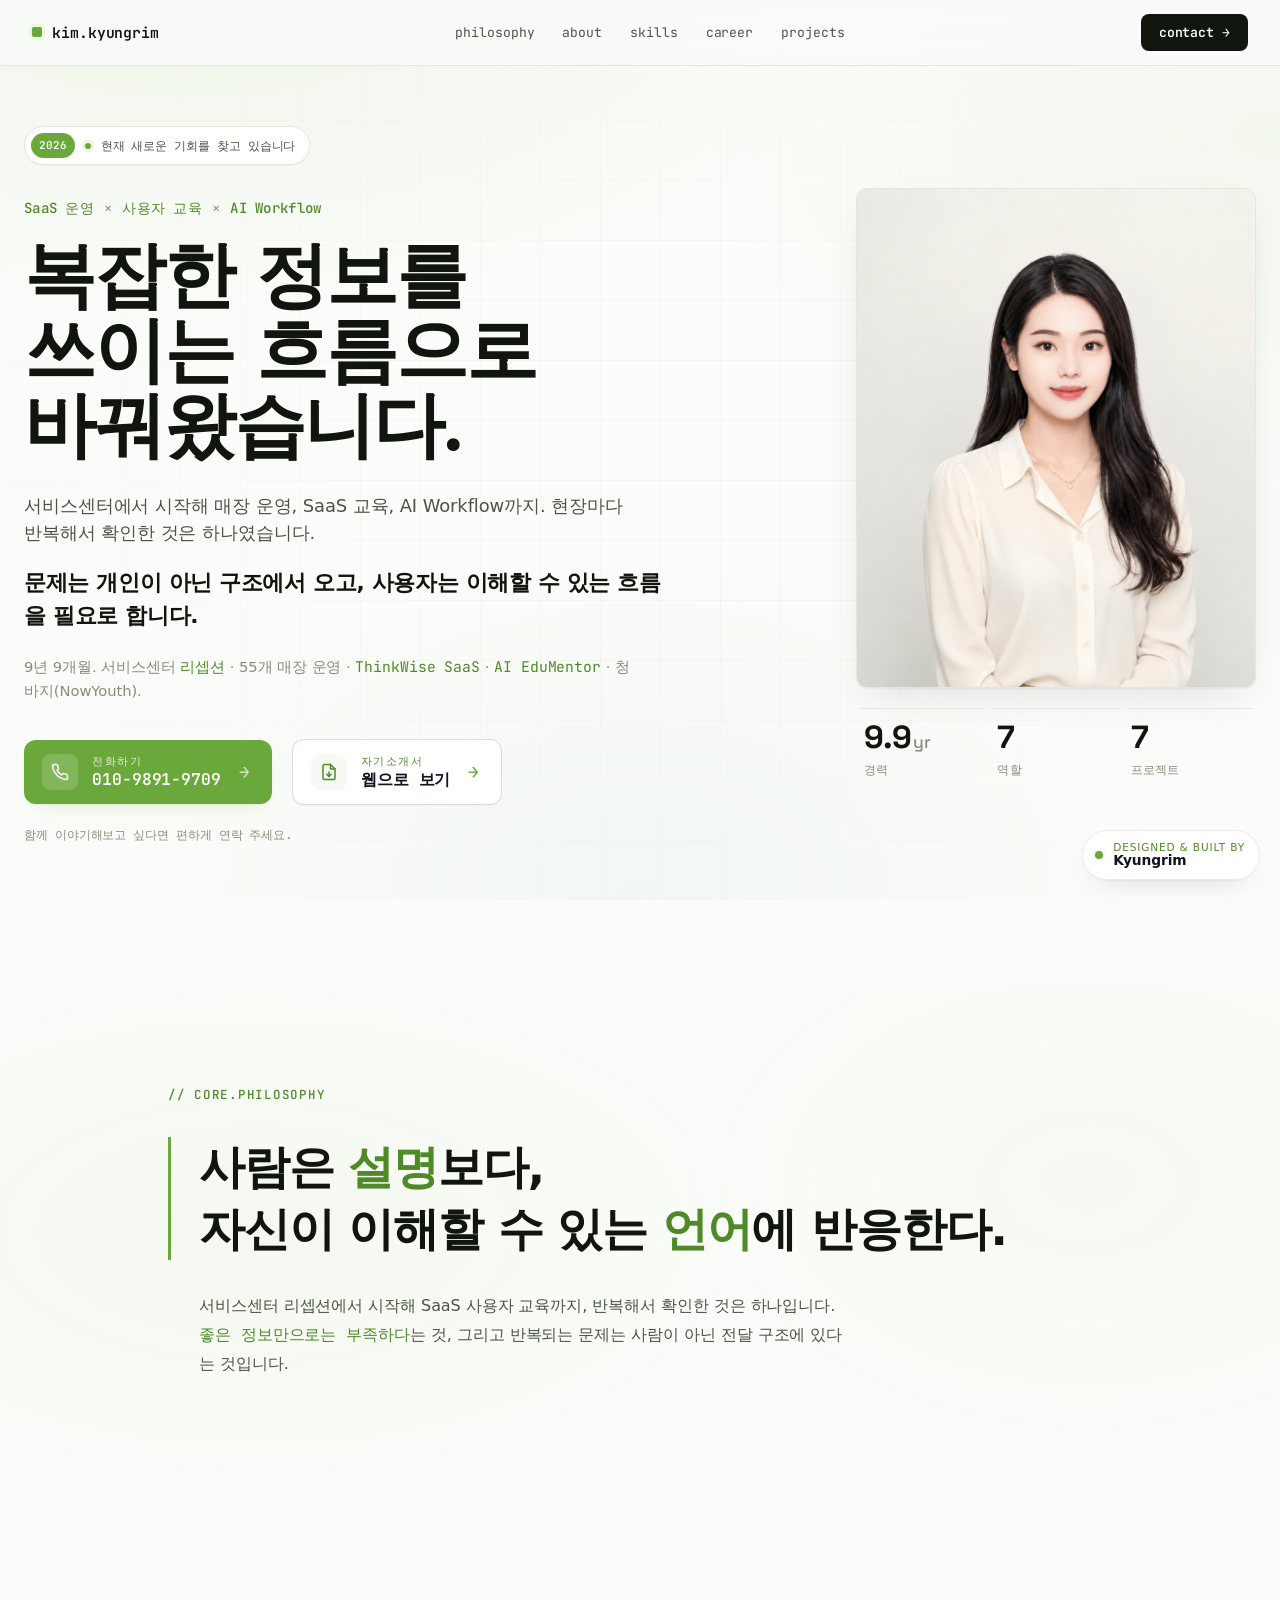
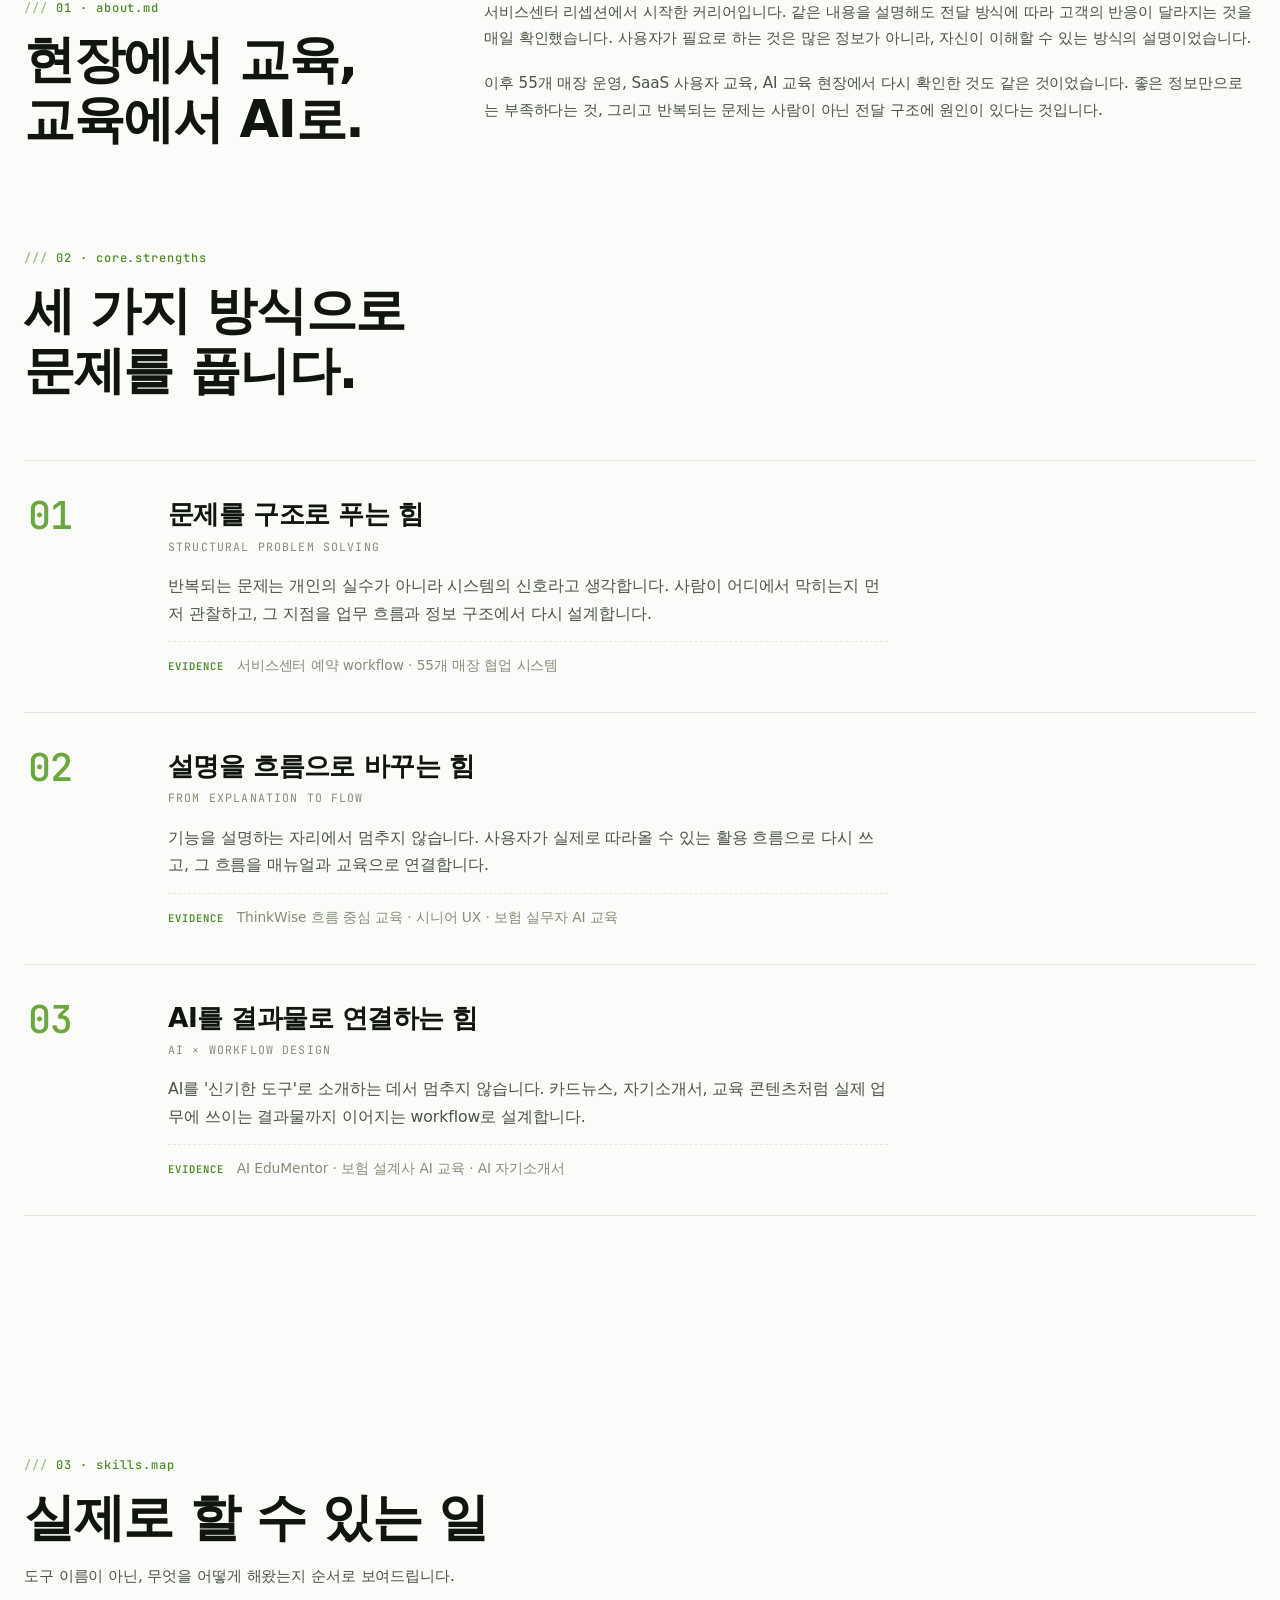
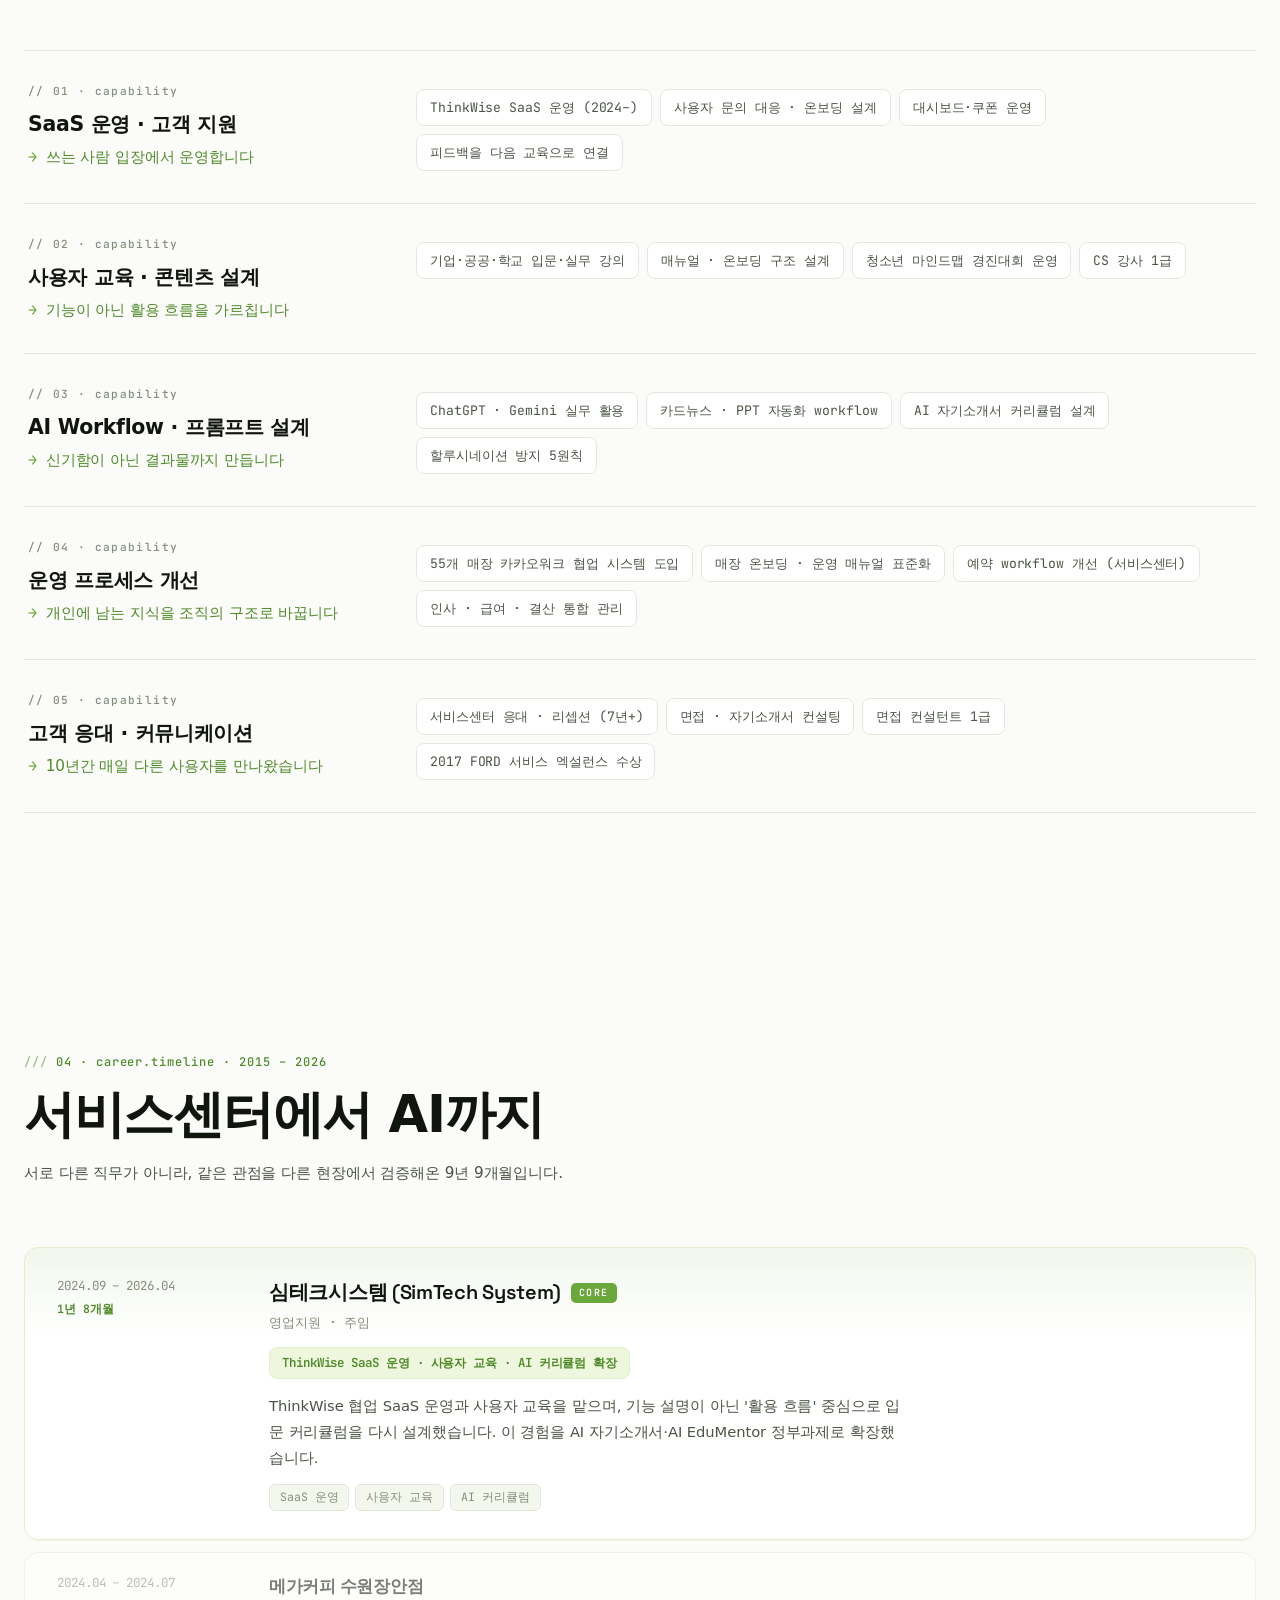
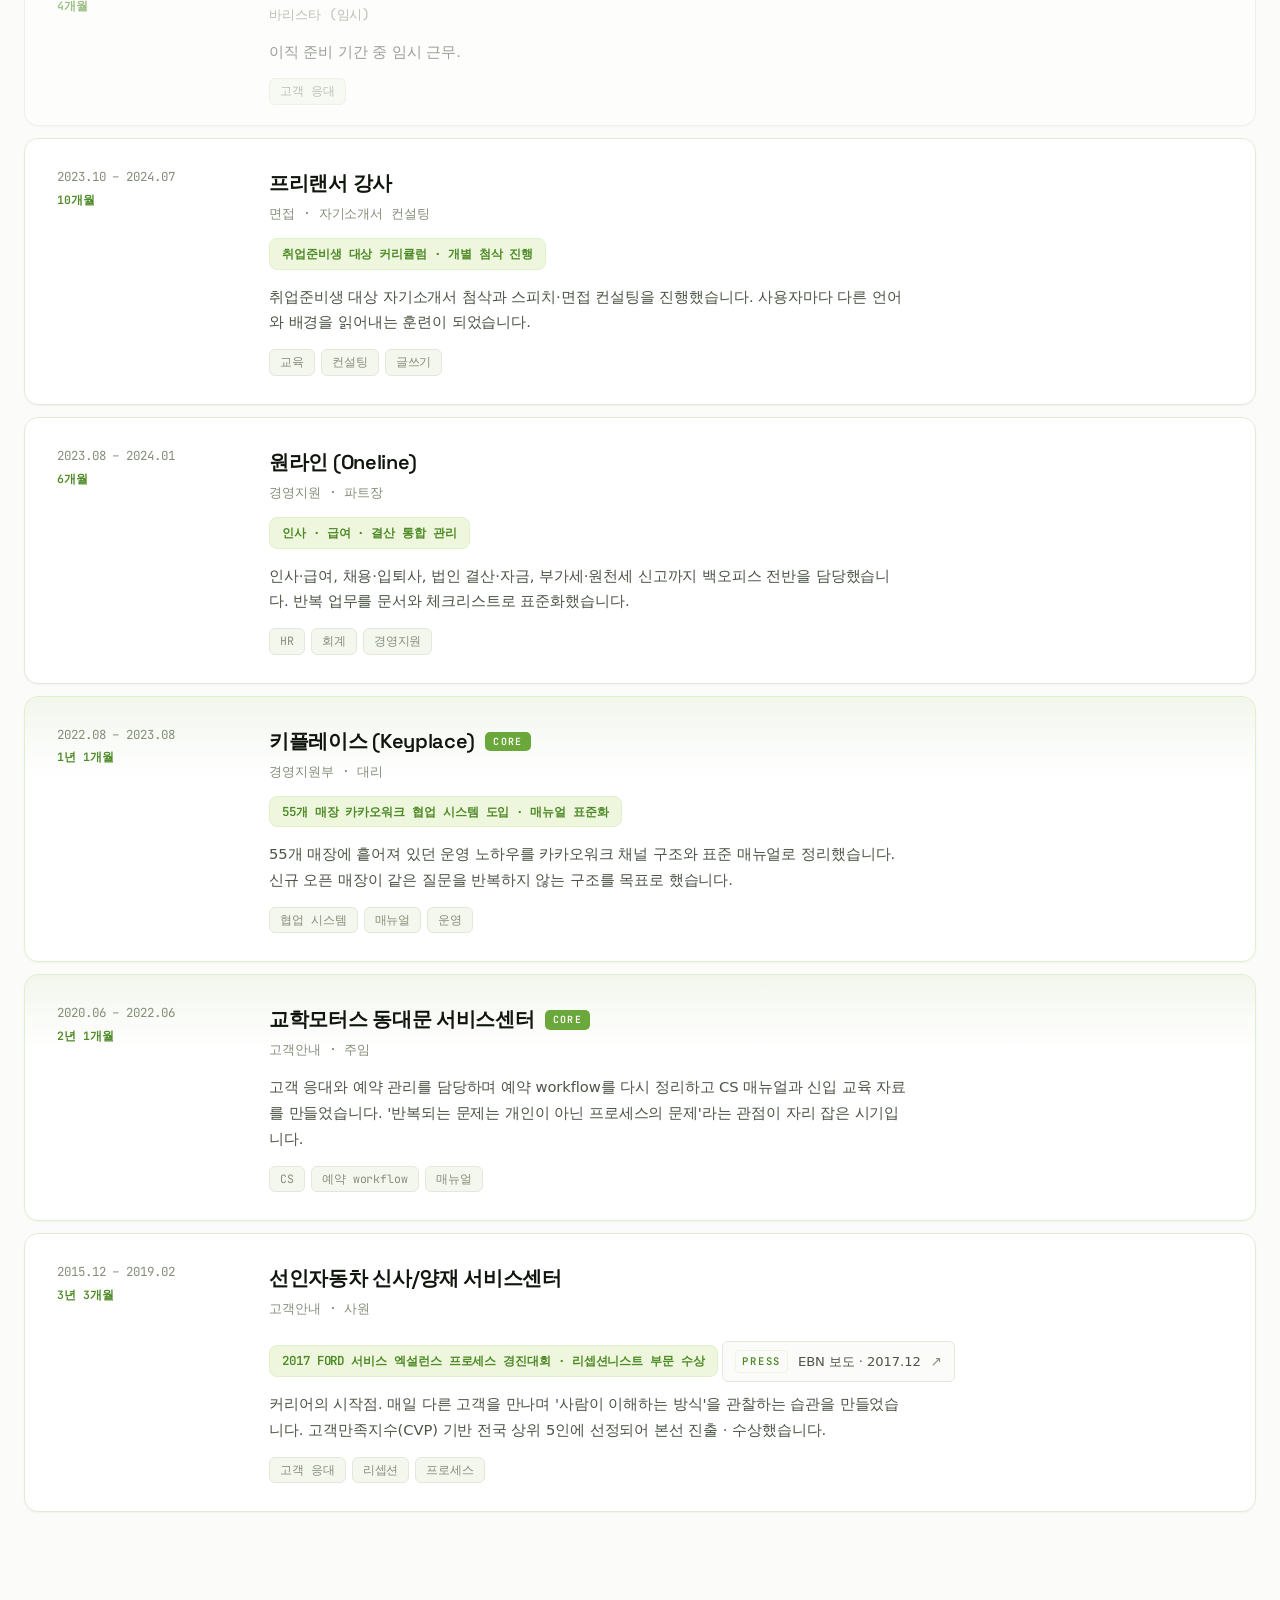
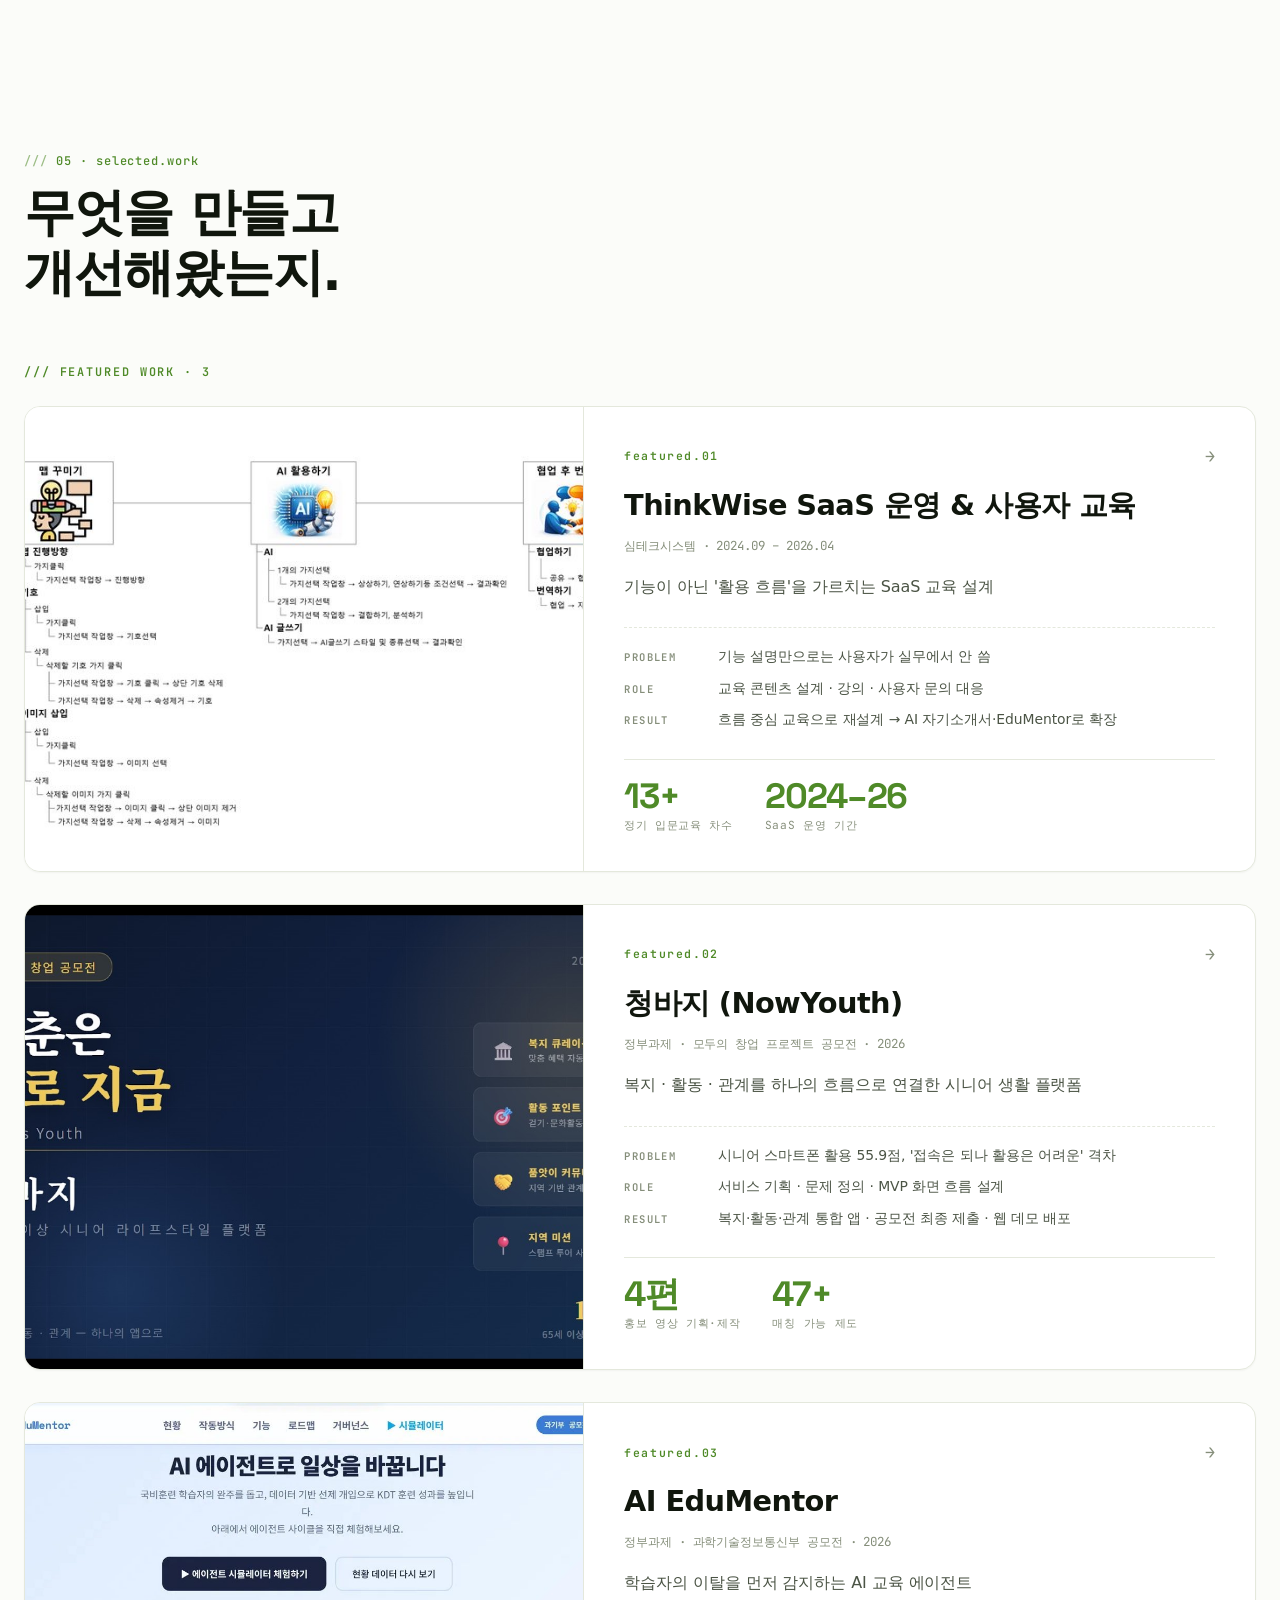
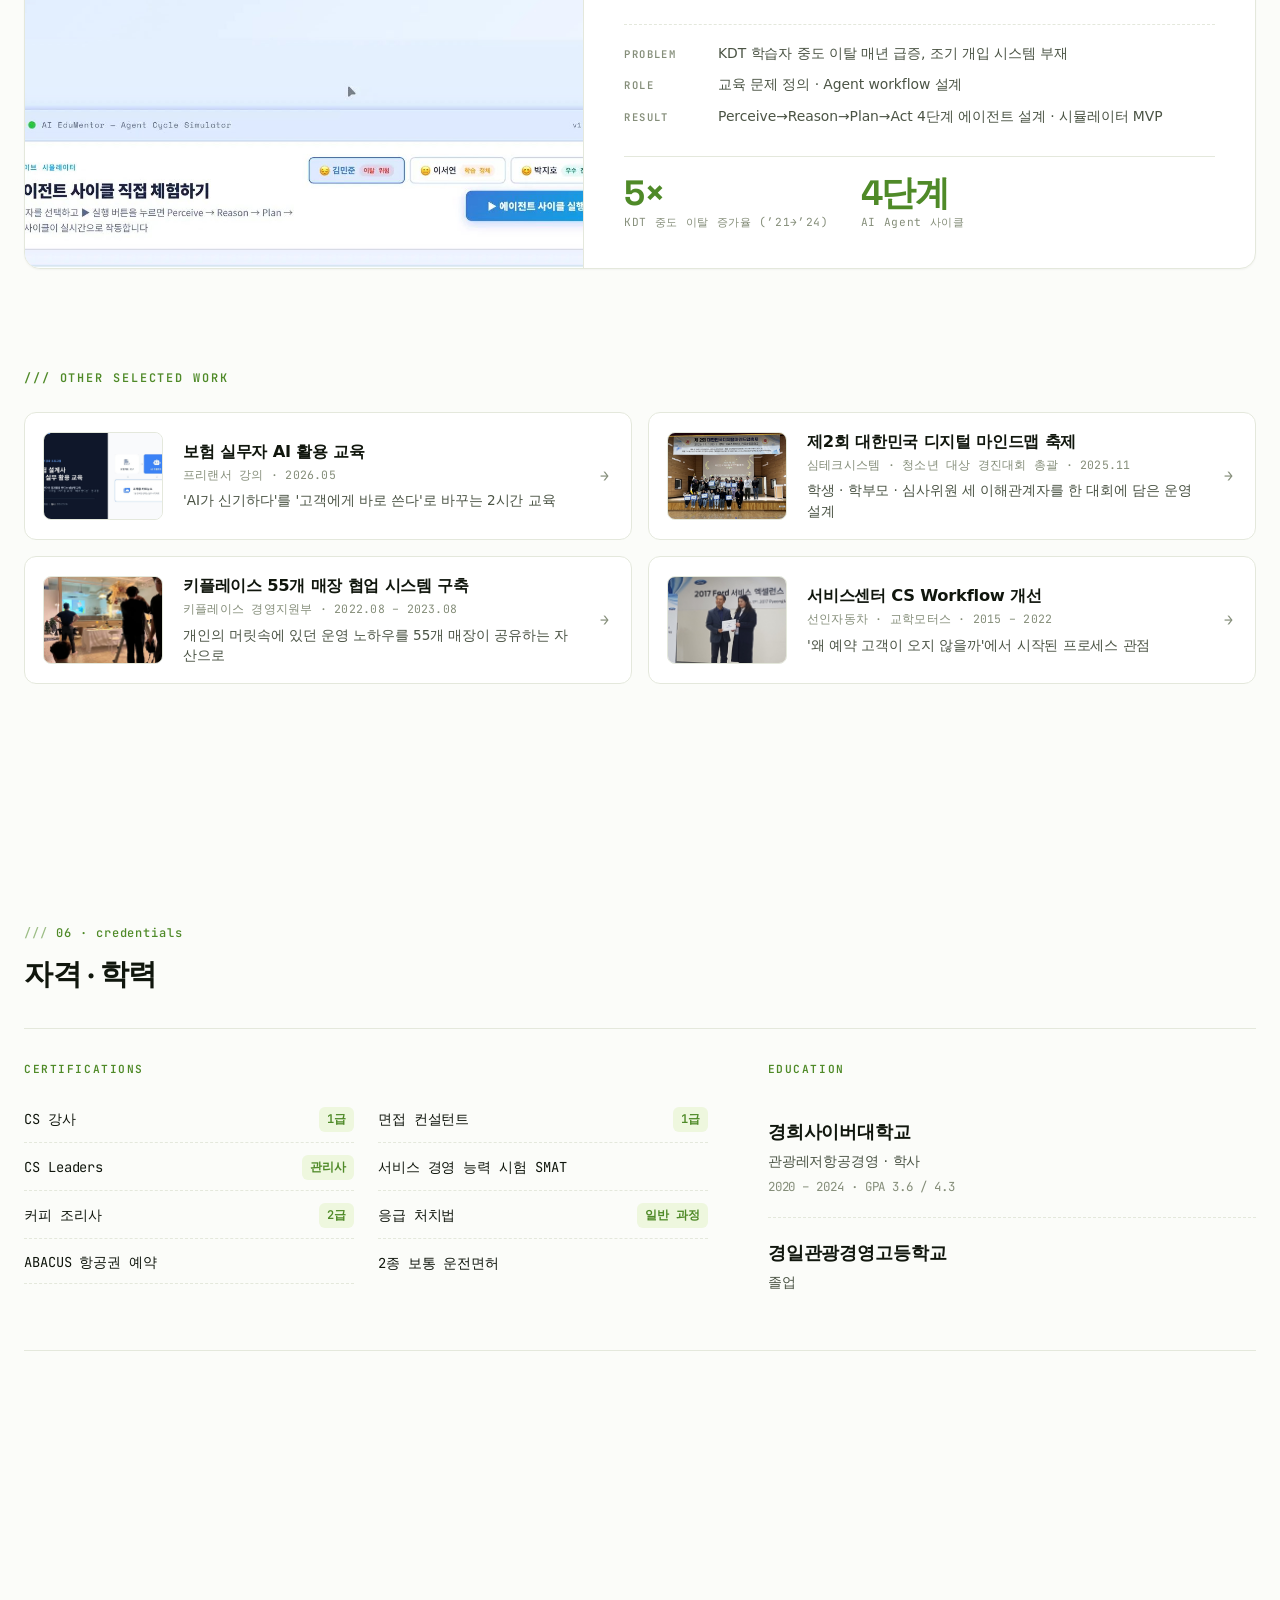
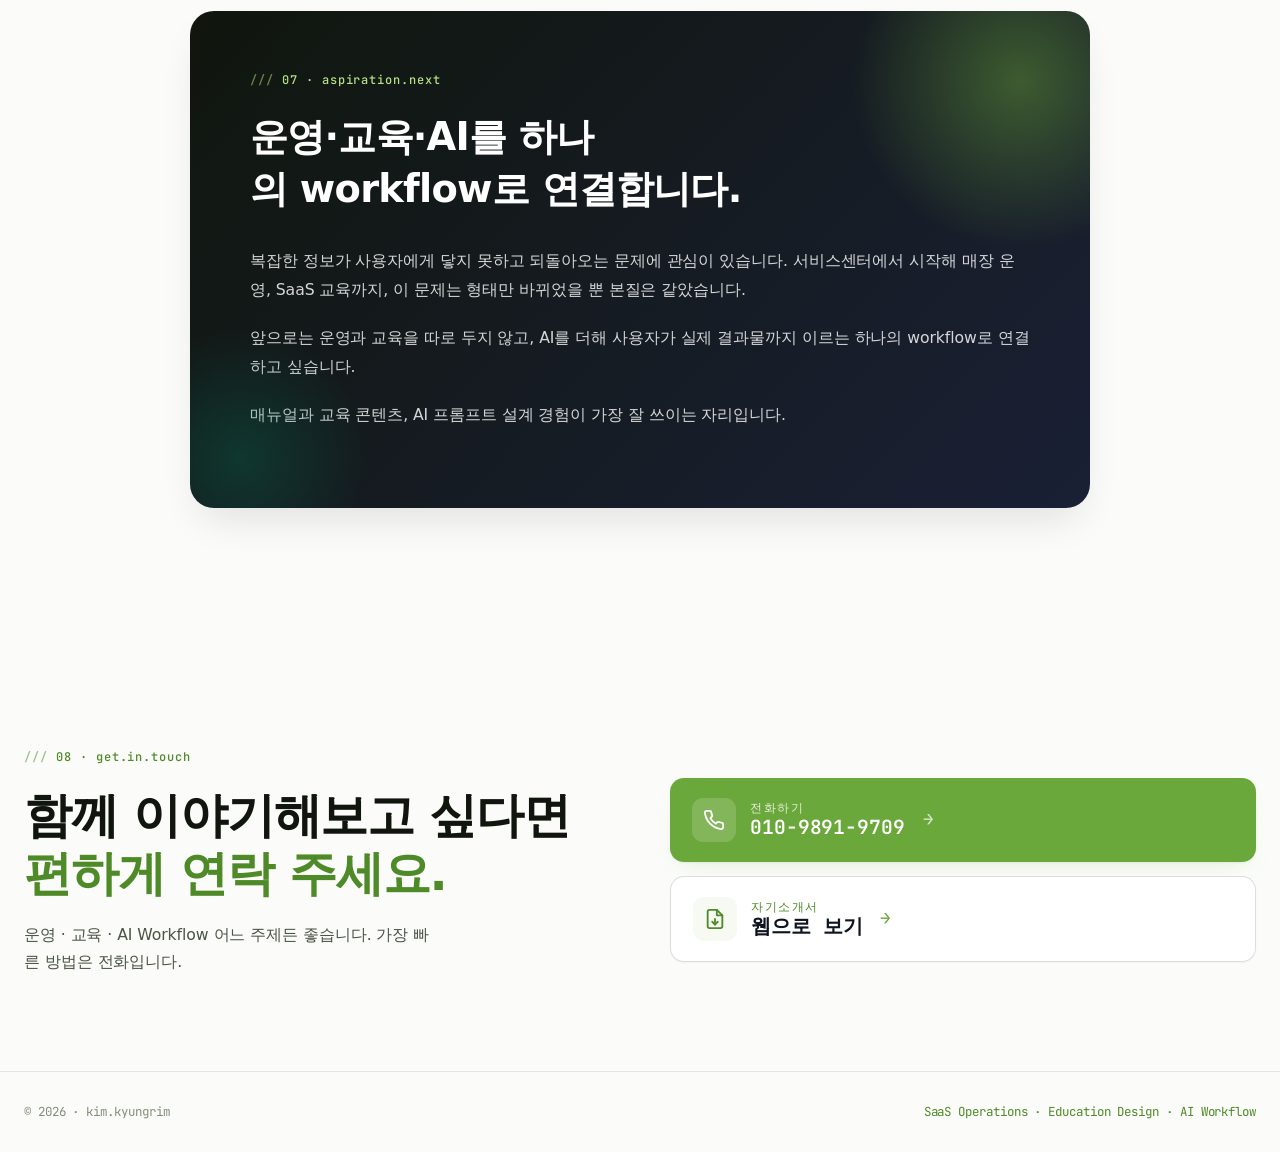
<file: index.html>
<!DOCTYPE html>
<html lang="ko">
<head>
  <meta charset="UTF-8">
  <meta name="viewport" content="width=device-width, initial-scale=1.0">
  <title>김경림 | SaaS 운영 · 사용자 교육 · AI Workflow</title>
  <meta name="description" content="서비스센터에서 시작해 매장 운영, SaaS 사용자 교육, AI Workflow까지. 9년 9개월간 복잡한 정보를 사용자가 실제로 쓰는 흐름으로 바꿔온 김경림의 포트폴리오. ThinkWise SaaS · AI EduMentor · 청바지(NowYouth).">
  <meta name="theme-color" content="#6BA83B">
  <meta property="og:type" content="website">
  <meta property="og:title" content="김경림 | SaaS 운영 · 사용자 교육 · AI Workflow">
  <meta property="og:description" content="서비스센터에서 시작해 운영, 교육, SaaS, AI Workflow로 이어진 9년 9개월. 복잡한 정보를 쓰이는 흐름으로 바꿔온 김경림의 포트폴리오.">
  <meta property="og:image" content="assets/profile/profile.jpg?v=2">
  <link rel="stylesheet" href="assets/styles/base.css">
  <link rel="stylesheet" href="assets/styles/tone-c.css">
  <link rel="stylesheet" href="assets/styles/tone-c-refinement.css">
  <script src="data/portfolio.js"></script>
</head>
<body class="tone-c" data-screen-label="Portfolio - Home">

<nav class="nav">
  <div class="nav-inner">
    <a href="#top" class="nav-brand">kim.kyungrim</a>
    <div class="nav-links">
      <a href="#philosophy" data-nav="philosophy">philosophy</a>
      <a href="#about" data-nav="about">about</a>
      <a href="#skills" data-nav="skills">skills</a>
      <a href="#career" data-nav="career">career</a>
      <a href="#projects" data-nav="projects">projects</a>
    </div>
    <a href="#contact" class="nav-cta">contact →</a>
  </div>
</nav>

<section class="hero" id="top">
  <div class="container-wide">
    <div class="hero-grid">
      <div>
        <div class="hero-tag reveal">
          <span class="badge">2026</span>
          <span class="live"></span>
          현재 새로운 기회를 찾고 있습니다
        </div>
        <div class="hero-position reveal delay-1">SaaS 운영 <span class="x">×</span> 사용자 교육 <span class="x">×</span> AI Workflow</div>
        <h1 class="display-1 reveal delay-1">
          <span class="kr">복잡한 정보를</span><br>
          <span class="kr">쓰이는 흐름으로</span><br>
          바꿔왔습니다.
        </h1>
        <p class="hero-lead reveal delay-2">서비스센터에서 시작해 매장 운영, SaaS 교육, AI Workflow까지. 현장마다 반복해서 확인한 것은 하나였습니다.</p>
        <p class="hero-statement-line reveal delay-2">문제는 개인이 아닌 구조에서 오고, 사용자는 이해할 수 있는 흐름을 필요로 합니다.</p>
        <p class="hero-sub-detail reveal delay-3">9년 9개월. 서비스센터 <span class="mono" style="color:var(--c-apple-deep)">리셉션</span> · 55개 매장 운영 · <span class="mono" style="color:var(--c-apple-deep)">ThinkWise SaaS</span> · <span class="mono" style="color:var(--c-apple-deep)">AI EduMentor</span> · 청바지(NowYouth).</p>
        <div class="hero-cta reveal delay-3">
          <a href="tel:01098919709" class="btn-call" aria-label="전화하기 010-9891-9709">
            <span class="btn-call-icon" aria-hidden="true">
              <svg width="18" height="18" viewBox="0 0 24 24" fill="none" stroke="currentColor" stroke-width="2" stroke-linecap="round" stroke-linejoin="round"><path d="M22 16.92v3a2 2 0 0 1-2.18 2 19.79 19.79 0 0 1-8.63-3.07 19.5 19.5 0 0 1-6-6 19.79 19.79 0 0 1-3.07-8.67A2 2 0 0 1 4.11 2h3a2 2 0 0 1 2 1.72c.13.96.37 1.9.72 2.81a2 2 0 0 1-.45 2.11L8.09 9.91a16 16 0 0 0 6 6l1.27-1.27a2 2 0 0 1 2.11-.45c.91.35 1.85.59 2.81.72A2 2 0 0 1 22 16.92z"/></svg>
            </span>
            <span class="btn-call-body">
              <span class="btn-call-lbl">전화하기</span>
              <span class="btn-call-num">010-9891-9709</span>
            </span>
            <span class="btn-call-arrow" aria-hidden="true">→</span>
          </a>
          <a href="resume.html" class="btn-call btn-call-doc" aria-label="자기소개서 보기">
            <span class="btn-call-icon" aria-hidden="true">
              <svg width="18" height="18" viewBox="0 0 24 24" fill="none" stroke="currentColor" stroke-width="2" stroke-linecap="round" stroke-linejoin="round"><path d="M14 2H6a2 2 0 0 0-2 2v16a2 2 0 0 0 2 2h12a2 2 0 0 0 2-2V8z"/><polyline points="14 2 14 8 20 8"/><line x1="12" y1="18" x2="12" y2="12"/><polyline points="9 15 12 18 15 15"/></svg>
            </span>
            <span class="btn-call-body">
              <span class="btn-call-lbl">자기소개서</span>
              <span class="btn-call-num">웹으로 보기</span>
            </span>
            <span class="btn-call-arrow" aria-hidden="true">→</span>
          </a>
          <span class="hero-cta-hint">함께 이야기해보고 싶다면 편하게 연락 주세요.</span>
        </div>
      </div>
      <div class="hero-portrait reveal delay-2">
        <img src="assets/profile/profile.jpg?v=2" alt="김경림 프로필 사진">
        <div class="portrait-stats">
          <div class="stat">
            <div class="stat-num" id="stat-exp"></div>
            <div class="stat-lbl">경력</div>
          </div>
          <div class="stat">
            <div class="stat-num" id="stat-roles"></div>
            <div class="stat-lbl">역할</div>
          </div>
          <div class="stat">
            <div class="stat-num" id="stat-projects"></div>
            <div class="stat-lbl">프로젝트</div>
          </div>
        </div>
      </div>
    </div>
  </div>
</section>

<section class="philosophy" id="philosophy">
  <div class="container-wide">
    <div class="philosophy-editorial reveal">
      <div class="ph-label">// core.philosophy</div>
      <blockquote class="ph-quote">
        사람은 <em>설명</em>보다,<br>자신이 이해할 수 있는 <em>언어</em>에 반응한다.
      </blockquote>
      <p class="ph-sub">
        서비스센터 리셉션에서 시작해 SaaS 사용자 교육까지, 반복해서 확인한 것은 하나입니다.
        <span class="mono" style="color:var(--c-apple-deep)">좋은 정보만으로는 부족하다</span>는 것, 그리고 반복되는 문제는 사람이 아닌 전달 구조에 있다는 것입니다.
      </p>
    </div>
  </div>
</section>

<section id="about">
  <div class="container-wide">
    <div class="about-grid">
      <div class="reveal">
        <div class="eyebrow" style="margin-bottom: 12px;">01 · about.md</div>
        <h2 class="display-2"><span class="kr">현장에서 교육,<br>교육에서 AI로.</span></h2>
      </div>
      <div class="body reveal delay-1" id="about-body"></div>
    </div>

    <div class="strengths">
      <div class="section-header reveal">
        <div class="eyebrow">02 · core.strengths</div>
        <h2 class="display-2"><span class="kr">세 가지 방식으로<br>문제를 풉니다.</span></h2>
      </div>
      <div class="strength-editorial" id="strengths-list"></div>
    </div>
  </div>
</section>

<section id="skills">
  <div class="container-wide">
    <div class="section-header reveal">
      <div class="eyebrow">03 · skills.map</div>
      <h2 class="display-2"><span class="kr">실제로 할 수 있는 일</span></h2>
      <p class="body" style="max-width:640px;margin-top:16px;">도구 이름이 아닌, 무엇을 어떻게 해왔는지 순서로 보여드립니다.</p>
    </div>
    <div class="skills-editorial" id="skills-grid"></div>
  </div>
</section>

<section id="career">
  <div class="container-wide">
    <div class="section-header reveal">
      <div class="eyebrow">04 · career.timeline · 2015 – 2026</div>
      <h2 class="display-2"><span class="kr">서비스센터에서 AI까지</span></h2>
      <p class="body" style="max-width:640px;margin-top:16px;">서로 다른 직무가 아니라, 같은 관점을 다른 현장에서 검증해온 9년 9개월입니다.</p>
    </div>
    <div class="timeline" id="timeline"></div>
  </div>
</section>

<section id="projects">
  <div class="container-wide">
    <div class="section-header reveal">
      <div class="eyebrow">05 · selected.work</div>
      <h2 class="display-2"><span class="kr">무엇을 만들고<br>개선해왔는지.</span></h2>
    </div>

    <div class="featured-label reveal">
      <span class="mono">/// FEATURED WORK · 3</span>
    </div>
    <div class="featured-grid" id="featured-grid"></div>

    <div class="other-label reveal" style="margin-top: 100px;">
      <span class="mono">/// OTHER SELECTED WORK</span>
    </div>
    <div class="other-grid" id="other-grid"></div>
  </div>
</section>

<section id="credentials">
  <div class="container-wide">
    <div class="section-header reveal" style="margin-bottom:36px;">
      <div class="eyebrow">06 · credentials</div>
      <h2 class="heading"><span class="kr">자격 · 학력</span></h2>
    </div>
    <div class="credentials-compact">
      <div class="cred-col reveal">
        <div class="cred-col-title">Certifications</div>
        <div class="cred-list" id="cert-list"></div>
      </div>
      <div class="cred-col reveal delay-1">
        <div class="cred-col-title">Education</div>
        <div id="edu-list"></div>
      </div>
    </div>
  </div>
</section>

<section class="aspiration">
  <div class="container-wide">
    <div class="aspiration-card reveal">
      <div class="eyebrow">07 · aspiration.next</div>
      <h2 id="aspiration-title"></h2>
      <div id="aspiration-body"></div>
    </div>
  </div>
</section>

<section class="contact" id="contact">
  <div class="container-wide">
    <div class="contact-final">
      <div class="reveal">
        <div class="eyebrow" style="margin-bottom: 20px;">08 · get.in.touch</div>
        <h2 class="contact-title">
          함께 이야기해보고 싶다면<br>
          <em>편하게 연락 주세요.</em>
        </h2>
        <p class="contact-desc">운영 · 교육 · AI Workflow 어느 주제든 좋습니다. 가장 빠른 방법은 전화입니다.</p>
      </div>
      <div class="contact-cta reveal delay-1">
        <a href="tel:01098919709" class="btn-call btn-call-lg" id="contact-phone-btn" aria-label="전화하기 010-9891-9709">
          <span class="btn-call-icon" aria-hidden="true">
            <svg width="22" height="22" viewBox="0 0 24 24" fill="none" stroke="currentColor" stroke-width="2" stroke-linecap="round" stroke-linejoin="round"><path d="M22 16.92v3a2 2 0 0 1-2.18 2 19.79 19.79 0 0 1-8.63-3.07 19.5 19.5 0 0 1-6-6 19.79 19.79 0 0 1-3.07-8.67A2 2 0 0 1 4.11 2h3a2 2 0 0 1 2 1.72c.13.96.37 1.9.72 2.81a2 2 0 0 1-.45 2.11L8.09 9.91a16 16 0 0 0 6 6l1.27-1.27a2 2 0 0 1 2.11-.45c.91.35 1.85.59 2.81.72A2 2 0 0 1 22 16.92z"/></svg>
          </span>
          <span class="btn-call-body">
            <span class="btn-call-lbl">전화하기</span>
            <span class="btn-call-num">010-9891-9709</span>
          </span>
          <span class="btn-call-arrow" aria-hidden="true">→</span>
        </a>
        <a href="resume.html" class="btn-call btn-call-lg btn-call-doc" aria-label="자기소개서 보기">
          <span class="btn-call-icon" aria-hidden="true">
            <svg width="22" height="22" viewBox="0 0 24 24" fill="none" stroke="currentColor" stroke-width="2" stroke-linecap="round" stroke-linejoin="round"><path d="M14 2H6a2 2 0 0 0-2 2v16a2 2 0 0 0 2 2h12a2 2 0 0 0 2-2V8z"/><polyline points="14 2 14 8 20 8"/><line x1="12" y1="18" x2="12" y2="12"/><polyline points="9 15 12 18 15 15"/></svg>
          </span>
          <span class="btn-call-body">
            <span class="btn-call-lbl">자기소개서</span>
            <span class="btn-call-num">웹으로 보기</span>
          </span>
          <span class="btn-call-arrow" aria-hidden="true">→</span>
        </a>
      </div>
    </div>
  </div>
</section>

<footer>
  <div class="container-wide footer-inner">
    <span>© 2026 · kim.kyungrim</span>
    <span class="footer-tag">SaaS Operations · Education Design · AI Workflow</span>
  </div>
</footer>

<!-- ── Built-by badge (fixed, bottom-right) ─────────────────── -->
<button type="button" class="built-badge" id="built-badge" aria-label="이 사이트 제작 정보 열기">
  <span class="built-badge-dot" aria-hidden="true"></span>
  <span class="built-badge-text">
    <span class="built-badge-line1">Designed &amp; built by</span>
    <span class="built-badge-line2">Kyungrim</span>
  </span>
</button>

<!-- ── Built-by modal ───────────────────────────────────────── -->
<div class="built-modal" id="built-modal" role="dialog" aria-modal="true" aria-labelledby="built-modal-title" hidden>
  <div class="built-modal-backdrop" data-close="1"></div>
  <div class="built-modal-panel" role="document">
    <button type="button" class="built-modal-close" aria-label="닫기" data-close="1">×</button>
    <div class="built-modal-eyebrow mono">// colophon</div>
    <h3 class="built-modal-title" id="built-modal-title">이 사이트는 직접 설계·제작했습니다.</h3>
    <p class="built-modal-body">
      기획부터 정보 구조, 시각 디자인, 문구, 코드까지 <em>김경림</em>이 직접 작업했습니다.
      외주 없이 혼자 만들었고, 앞으로도 계속 다듬어갈 계획입니다.
    </p>
    <div class="built-modal-meta">
      <div class="built-modal-meta-row">
        <span class="built-modal-meta-label mono">tools</span>
        <span class="built-modal-meta-value">Genspark · HTML / CSS · GitHub Pages</span>
      </div>
      <div class="built-modal-meta-row">
        <span class="built-modal-meta-label mono">source</span>
        <span class="built-modal-meta-value">kyungrim-kim.github.io/portfolio</span>
      </div>
    </div>
    <div class="built-modal-foot mono">— Kyungrim, 2026</div>
  </div>
</div>

<script src="assets/scripts/reveal.js"></script>
<script>
  const D = window.PORTFOLIO_DATA;

  // ── About body
  document.getElementById('about-body').innerHTML =
    D.philosophy.body.split('\n\n').map(p => `<p style="margin: 0 0 1.2em 0;">${p}</p>`).join('');

  // ── Strengths (editorial list)
  document.getElementById('strengths-list').innerHTML = D.strengths.map((s, i) => `
    <div class="strength-item reveal delay-${i+1}">
      <div class="strength-num">0${i+1}</div>
      <div class="strength-content">
        <div class="strength-title">${s.title}</div>
        <div class="strength-sub">${s.subtitle}</div>
        <div class="strength-body">${s.body}</div>
        ${s.evidence ? `<div class="strength-evidence"><span class="mono">EVIDENCE</span> ${s.evidence}</div>` : ''}
      </div>
    </div>
  `).join('');

  // ── Skills (Capability → Action → Tools)
  document.getElementById('skills-grid').innerHTML = D.skills.map((s, i) => `
    <div class="skill-row reveal delay-${(i%4)+1}">
      <div class="skill-capability">
        <div class="skill-cap-label mono">// ${String(i+1).padStart(2,'0')} · capability</div>
        <div class="skill-cap-title">${s.capability}</div>
        <div class="skill-cap-action"><span class="skill-arrow">→</span> ${s.action}</div>
      </div>
      <ul class="skill-tools">${s.tools.map(t => `<li>${t}</li>`).join('')}</ul>
    </div>
  `).join('');

  // ── Timeline (major companies highlighted)
  const majorCompanies = ['심테크시스템', '키플레이스', '교학모터스'];
  document.getElementById('timeline').innerHTML = D.timeline.map((t) => {
    const isMajor = majorCompanies.some(m => t.company.includes(m));
    const classes = ['timeline-item', 'reveal'];
    if (t.minor) classes.push('minor');
    if (isMajor) classes.push('major');
    return `
    <div class="${classes.join(' ')}">
      <div class="tl-period">
        <span class="tl-period-range">${t.period}</span>
        <span class="tl-duration">${t.duration}</span>
      </div>
      <div class="tl-body">
        <div class="tl-company">${t.company}${isMajor ? '<span class="tl-key" aria-label="핵심 경력">CORE</span>' : ''}</div>
        <div class="tl-role">${t.role}</div>
        ${t.highlight ? `<div class="tl-highlight">${t.highlight}</div>` : ''}
        ${t.press ? `<a class="tl-press" href="${t.press.url}" target="_blank" rel="noopener noreferrer" aria-label="언론 보도 · 새 창에서 열림"><span class="tl-press-lbl mono">PRESS</span><span class="tl-press-txt">${t.press.label}</span><span class="tl-press-arrow" aria-hidden="true">↗</span></a>` : ''}
        <div class="tl-desc">${t.description}</div>
        <div class="tl-tags">${t.tags.map(tag => `<span class="tl-tag">${tag}</span>`).join('')}</div>
      </div>
    </div>`;
  }).join('');

  // ── Projects: Featured (large) + Other (compact)
  const featured = D.projects.filter(p => p.featured);
  const others = D.projects.filter(p => !p.featured);

  document.getElementById('featured-grid').innerHTML = featured.map((p, i) => `
    <a href="projects/${p.id}.html" class="featured-card reveal delay-${(i%2)+1}">
      <div class="featured-cover"><img src="${p.cover}" alt="${p.title}" loading="lazy"></div>
      <div class="featured-body">
        <div class="featured-head">
          <span class="featured-num mono">featured.${String(i+1).padStart(2,'0')}</span>
          <span class="featured-arrow">→</span>
        </div>
        <div class="featured-title">${p.title}</div>
        <div class="featured-subtitle mono">${p.subtitle}</div>
        <div class="featured-tagline">${p.tagline}</div>

        ${p.problemShort ? `
        <div class="featured-meta">
          <div class="meta-row"><span class="meta-lbl mono">PROBLEM</span><span class="meta-val">${p.problemShort}</span></div>
          ${p.role && p.role.length ? `<div class="meta-row"><span class="meta-lbl mono">ROLE</span><span class="meta-val">${p.role.slice(0,2).join(' · ')}</span></div>` : ''}
          ${p.resultShort ? `<div class="meta-row"><span class="meta-lbl mono">RESULT</span><span class="meta-val">${p.resultShort}</span></div>` : ''}
        </div>` : ''}

        ${p.impact && p.impact.length ? `
        <div class="featured-impact">
          ${p.impact.map(im => `
            <div class="impact-cell">
              <div class="impact-num">${im.num}</div>
              <div class="impact-lbl mono">${im.label}</div>
            </div>
          `).join('')}
        </div>` : ''}
      </div>
    </a>
  `).join('');

  document.getElementById('other-grid').innerHTML = others.map((p, i) => `
    <a href="projects/${p.id}.html" class="other-card reveal delay-${(i%2)+1}">
      <div class="other-cover"><img src="${p.cover}" alt="${p.title}" loading="lazy"></div>
      <div class="other-body">
        <div class="other-title">${p.title}</div>
        <div class="other-subtitle mono">${p.subtitle}</div>
        <div class="other-tagline">${p.tagline}</div>
      </div>
      <span class="other-arrow" aria-hidden="true">→</span>
    </a>
  `).join('');

  // ── Credentials (compact)
  document.getElementById('cert-list').innerHTML = D.certificates.map(c => `
    <div class="cred-item">
      <span class="cred-name">${c.name}</span>
      ${c.grade ? `<span class="cred-grade">${c.grade}</span>` : ''}
    </div>
  `).join('');

  document.getElementById('edu-list').innerHTML = D.education.map(e => `
    <div class="edu-item">
      <div class="edu-school">${e.school}</div>
      <div class="edu-degree">${e.degree}</div>
      <div class="edu-meta mono">${e.period} ${e.grade ? '· GPA ' + e.grade : ''}</div>
    </div>
  `).join('');

  // ── Aspiration
  document.getElementById('aspiration-title').textContent = D.aspiration.title;
  document.getElementById('aspiration-body').innerHTML = D.aspiration.body.split('\n\n').map(p => `<p>${p}</p>`).join('');

  // ── Hero stats
  const expMatch = D.profile.yearsExperience.match(/(\d+)\D+(\d+)/);
  document.getElementById('stat-exp').innerHTML = expMatch
    ? `${expMatch[1]}.${expMatch[2]}<span class="stat-unit">yr</span>`
    : D.profile.yearsExperience;
  document.getElementById('stat-roles').textContent = D.timeline.length;
  document.getElementById('stat-projects').textContent = D.projects.length;

  // ── Reveal on first paint
  setTimeout(() => {
    document.querySelectorAll('.reveal:not(.is-visible)').forEach(el => {
      const rect = el.getBoundingClientRect();
      if (rect.top < window.innerHeight) el.classList.add('is-visible');
    });
  }, 50);

  // ── Nav active state (scroll spy)
  const navLinks = document.querySelectorAll('.nav-links a[data-nav]');
  const sections = ['philosophy', 'about', 'skills', 'career', 'projects'].map(id => document.getElementById(id));
  function updateActiveNav() {
    const y = window.scrollY + 140;
    let active = null;
    sections.forEach(s => {
      if (s && s.offsetTop <= y) active = s.id;
    });
    navLinks.forEach(a => {
      a.classList.toggle('active', a.dataset.nav === active);
    });
  }
  window.addEventListener('scroll', updateActiveNav, { passive: true });
  updateActiveNav();

  // ── Built-by modal
  (function () {
    const badge = document.getElementById('built-badge');
    const modal = document.getElementById('built-modal');
    if (!badge || !modal) return;

    let lastFocus = null;

    function openModal() {
      lastFocus = document.activeElement;
      modal.hidden = false;
      document.body.style.overflow = 'hidden';
      const closeBtn = modal.querySelector('.built-modal-close');
      if (closeBtn) closeBtn.focus();
    }
    function closeModal() {
      modal.hidden = true;
      document.body.style.overflow = '';
      if (lastFocus && lastFocus.focus) lastFocus.focus();
    }

    badge.addEventListener('click', openModal);
    modal.addEventListener('click', (e) => {
      if (e.target instanceof Element && e.target.dataset && e.target.dataset.close) closeModal();
    });
    document.addEventListener('keydown', (e) => {
      if (e.key === 'Escape' && !modal.hidden) closeModal();
    });
  })();
</script>
<script type="module" src="https://static.cloudflareinsights.com/beacon.min.js/v4513226cdae34746b4dedf0b4dfa099e1781791509496" integrity="sha512-ZE9pZaUXND66v380QUtch/5sE9tPFh2zg45pR2PB0CVkCtOREv2AJKkSidISWkysEuQ0EH8faUU5du78bx87UQ==" data-cf-beacon='{"version":"2024.11.0","token":"4edd5f8ec12a48cfa682ab8261b80a79"}' crossorigin="anonymous"></script>
</body>
</html>
</file>
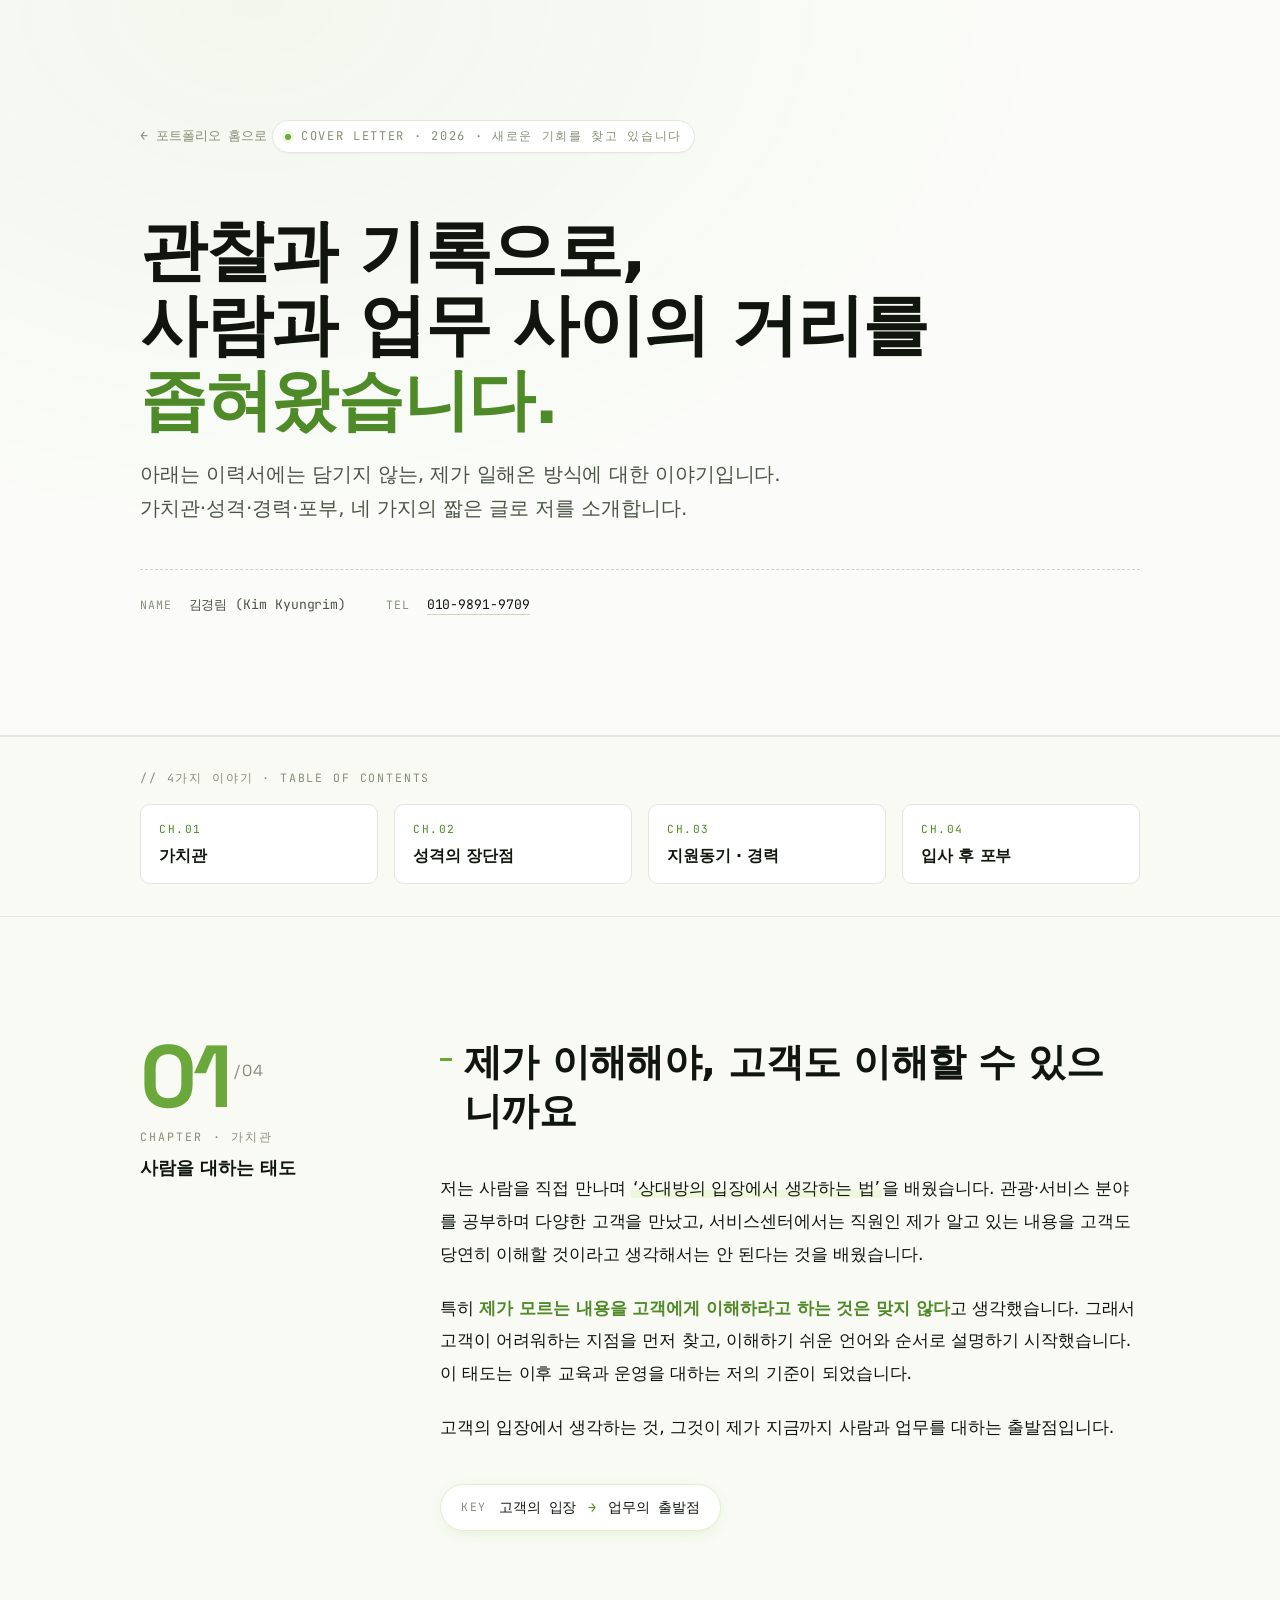
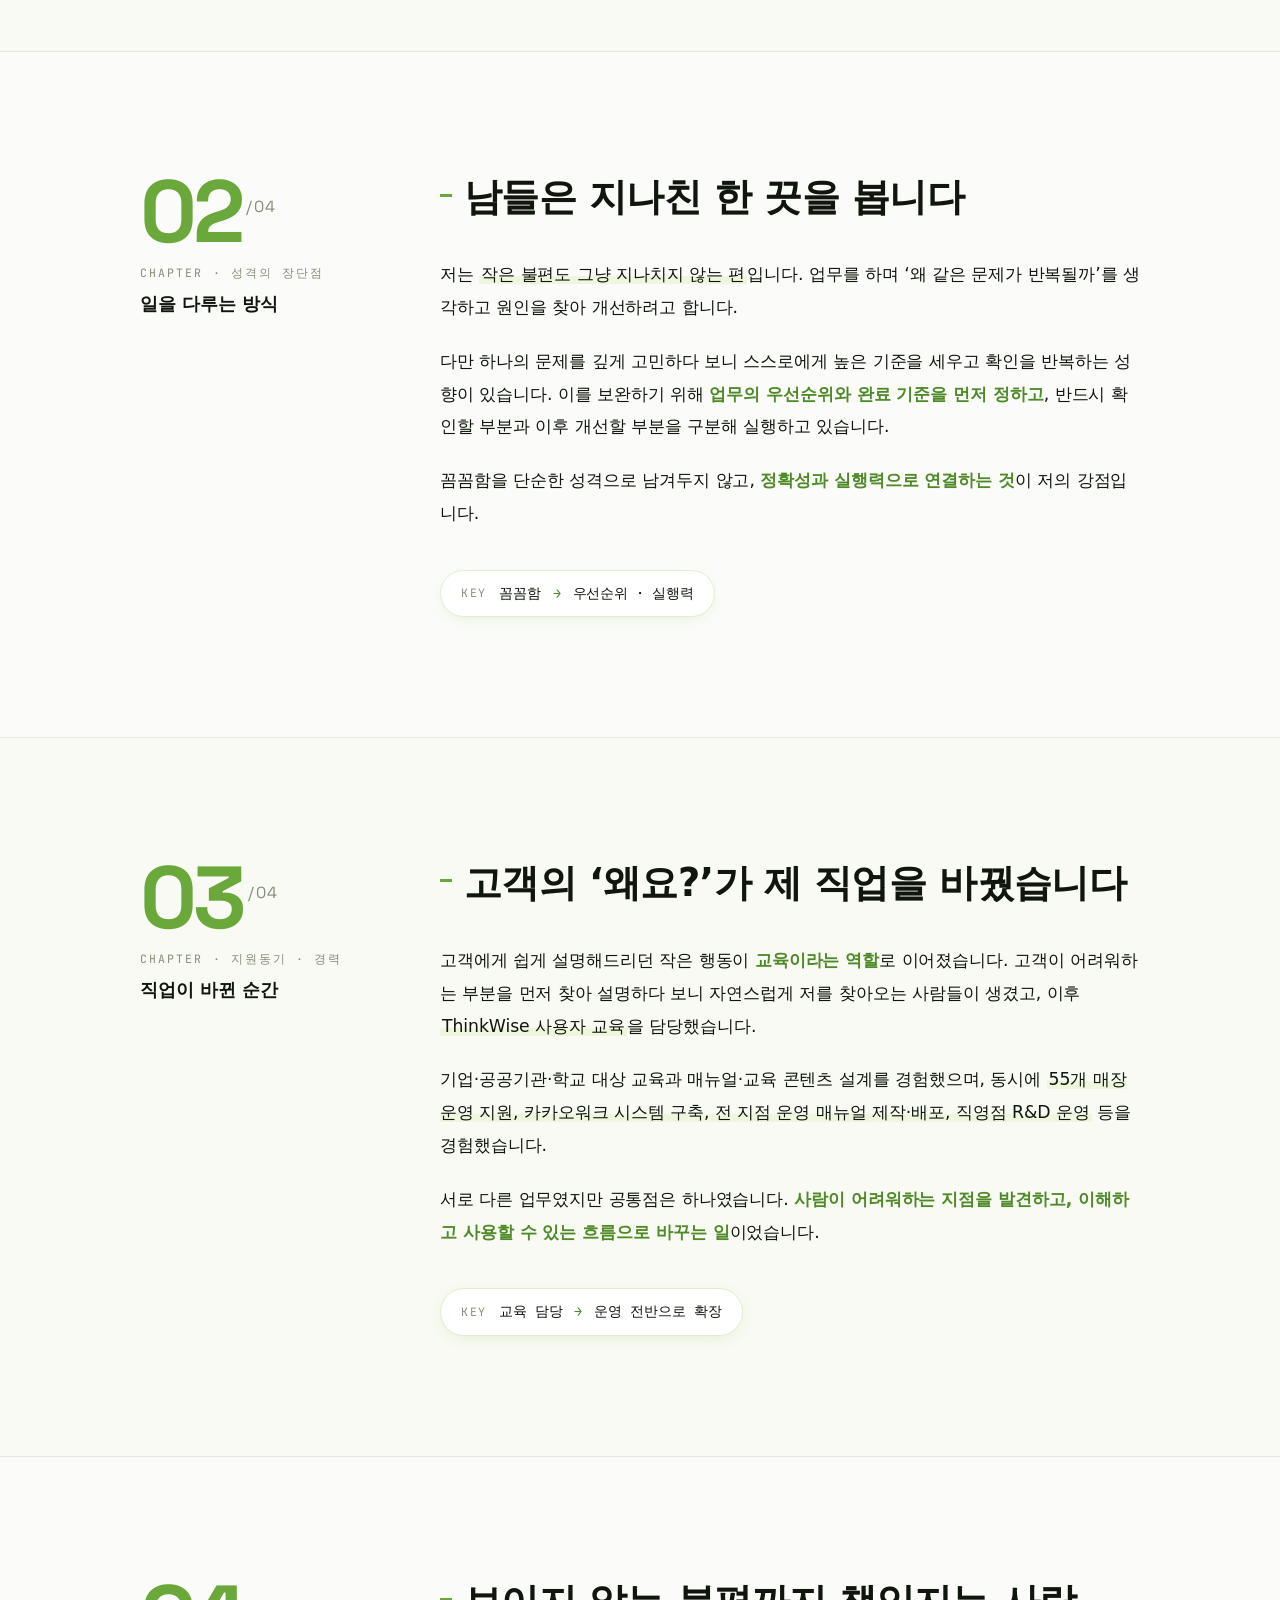
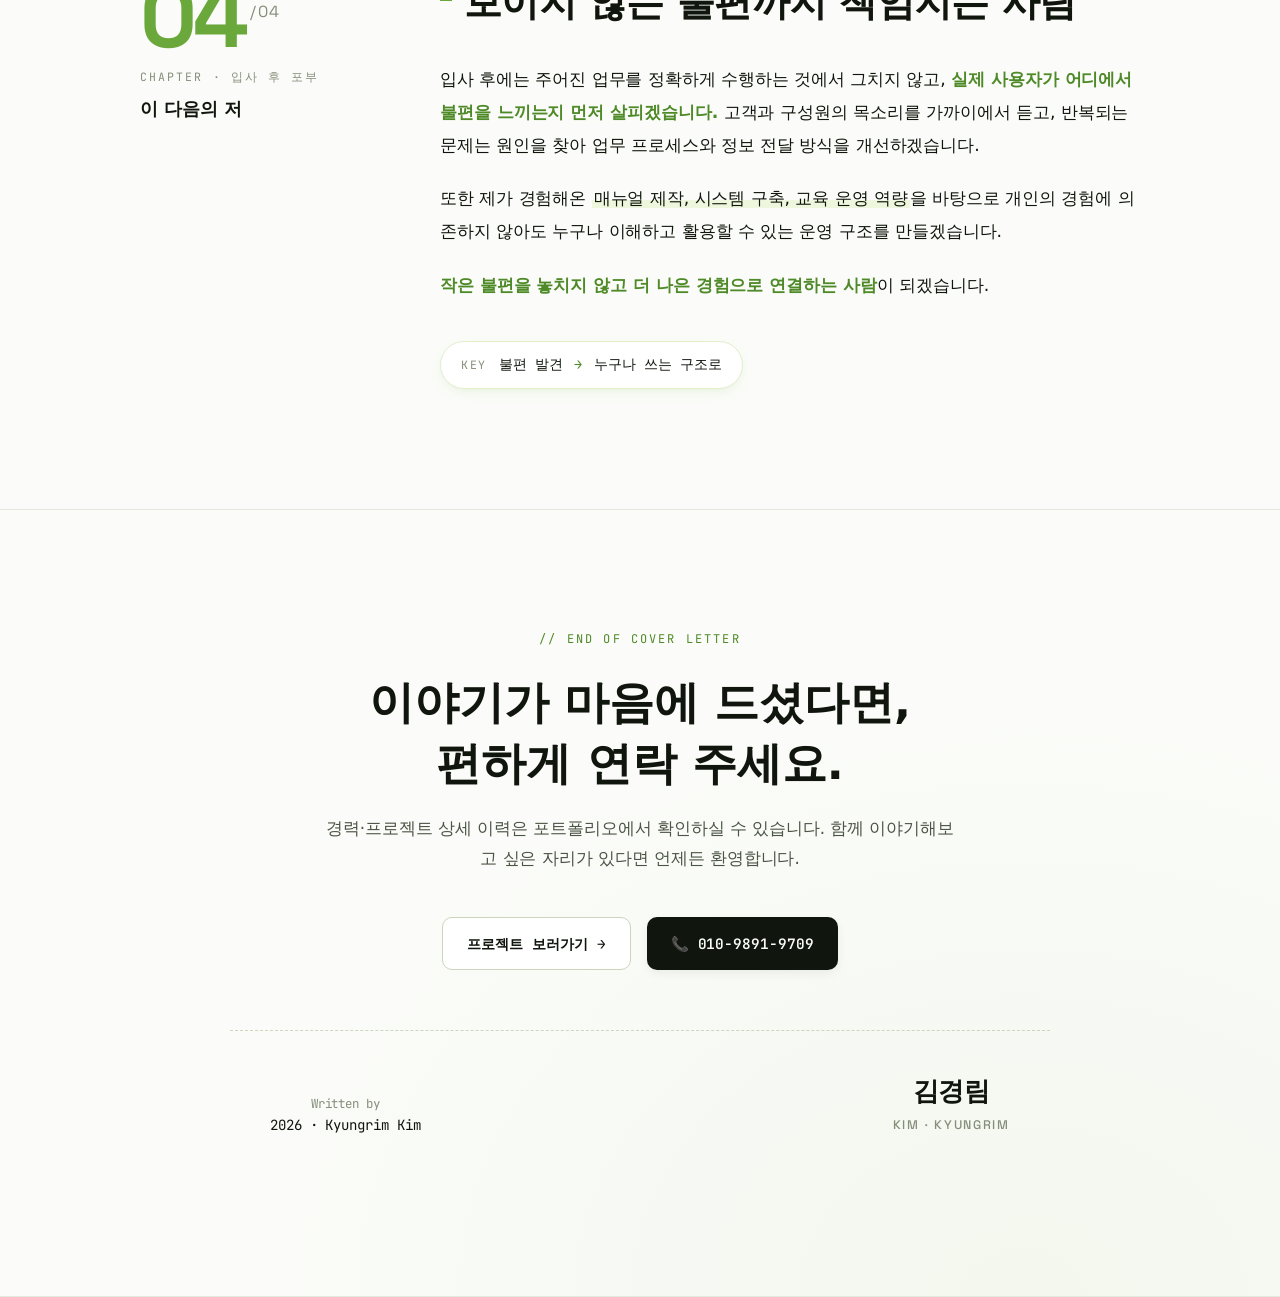
<file: resume.html>
<!DOCTYPE html>
<html lang="ko">
<head>
  <meta charset="UTF-8">
  <meta name="viewport" content="width=device-width, initial-scale=1.0">
  <title>김경림 · 자기소개서 — 4가지 이야기</title>
  <meta name="description" content="관찰과 기록으로 사람과 업무 사이의 거리를 좁혀온 김경림의 자기소개서. 가치관 · 성격의 장단점 · 지원동기와 경력 · 입사 후 포부.">
  <meta name="theme-color" content="#6BA83B">
  <meta property="og:type" content="website">
  <meta property="og:title" content="김경림 자기소개서 — 4가지 이야기">
  <meta property="og:description" content="관찰과 기록으로 사람과 업무 사이의 거리를 좁혀온 김경림의 자기소개서.">
  <link rel="stylesheet" href="assets/styles/base.css">
  <link rel="stylesheet" href="assets/styles/tone-c.css">
  <link rel="stylesheet" href="assets/styles/tone-c-refinement.css">
  <style>
    /* ────────────────────────────────────────────────────
       Cover Letter — 자기소개서 스토리 페이지
       스펙 나열이 아닌 '이야기'를 위한 편집 디자인
       ──────────────────────────────────────────────────── */
    .cl-body { background: var(--c-bg); color: var(--c-text); font-family: var(--c-font-kr); }

    /* ─── HERO ─── */
    .cl-hero {
      padding: 120px 0 80px;
      border-bottom: 1px solid var(--c-border);
      background:
        radial-gradient(ellipse at 20% 0%, var(--c-apple-wash), transparent 55%),
        var(--c-bg);
    }
    .cl-hero-inner { max-width: 1080px; margin: 0 auto; padding: 0 40px; }
    .cl-eyebrow {
      display: inline-flex; align-items: center; gap: 10px;
      font-family: var(--c-font-mono); font-size: 0.75rem;
      color: var(--c-text-3); letter-spacing: 0.14em; text-transform: uppercase;
      padding: 6px 12px; border: 1px solid var(--c-border);
      background: var(--c-panel); border-radius: 999px;
      box-shadow: var(--c-shadow-sm);
    }
    .cl-eyebrow .dot { width: 6px; height: 6px; border-radius: 50%; background: var(--c-apple); box-shadow: 0 0 0 3px var(--c-apple-soft); }
    .cl-hero h1 {
      font-family: var(--c-font-kr);
      font-size: clamp(2.4rem, 5.2vw, 4.4rem);
      font-weight: 700;
      line-height: 1.12;
      letter-spacing: -0.02em;
      margin: 28px 0 20px;
      color: var(--c-text);
      text-wrap: pretty;
    }
    .cl-hero h1 em { font-style: normal; color: var(--c-apple-deep); font-weight: 700; }
    .cl-hero-lead {
      font-size: clamp(1.05rem, 1.6vw, 1.25rem);
      line-height: 1.7;
      color: var(--c-text-2);
      max-width: 720px;
      text-wrap: pretty;
    }
    .cl-hero-meta {
      display: flex; flex-wrap: wrap; gap: 24px 40px;
      margin-top: 44px;
      padding-top: 24px;
      border-top: 1px dashed var(--c-border-strong);
      font-family: var(--c-font-mono); font-size: 0.82rem;
      color: var(--c-text-2);
    }
    .cl-hero-meta .k { color: var(--c-text-3); letter-spacing: 0.1em; text-transform: uppercase; margin-right: 8px; font-size: 0.72rem; }
    .cl-hero-meta a { color: var(--c-text); text-decoration: none; border-bottom: 1px solid var(--c-border-strong); padding-bottom: 1px; }
    .cl-hero-meta a:hover { color: var(--c-apple-deep); border-color: var(--c-apple); }

    /* ─── 이동용 상단 링크 ─── */
    .cl-back {
      display: inline-flex; align-items: center; gap: 8px;
      font-family: var(--c-font-mono); font-size: 0.82rem;
      color: var(--c-text-3); text-decoration: none;
      margin-bottom: 40px;
    }
    .cl-back:hover { color: var(--c-apple-deep); }
    .cl-back .arr { transition: transform .2s; }
    .cl-back:hover .arr { transform: translateX(-3px); }

    /* ─── TOC 목차 ─── */
    .cl-toc {
      background: var(--c-panel-2);
      border-top: 1px solid var(--c-border);
      border-bottom: 1px solid var(--c-border);
      padding: 32px 0;
    }
    .cl-toc-inner { max-width: 1080px; margin: 0 auto; padding: 0 40px; }
    .cl-toc-label {
      font-family: var(--c-font-mono); font-size: 0.72rem;
      color: var(--c-text-3); letter-spacing: 0.16em; text-transform: uppercase;
      margin-bottom: 16px;
    }
    .cl-toc-grid {
      display: grid; grid-template-columns: repeat(4, 1fr); gap: 16px;
    }
    .cl-toc-item {
      display: block;
      padding: 16px 18px;
      background: var(--c-panel);
      border: 1px solid var(--c-border);
      border-radius: 10px;
      text-decoration: none;
      transition: all .2s;
    }
    .cl-toc-item:hover {
      border-color: var(--c-apple);
      transform: translateY(-2px);
      box-shadow: var(--c-shadow-md);
    }
    .cl-toc-num {
      font-family: var(--c-font-mono); font-size: 0.7rem;
      color: var(--c-apple-deep); letter-spacing: 0.14em;
      margin-bottom: 6px;
    }
    .cl-toc-title {
      font-family: var(--c-font-kr); font-weight: 600;
      font-size: 0.98rem; color: var(--c-text);
      line-height: 1.4;
    }

    /* ─── 챕터 공통 ─── */
    .cl-chapter {
      padding: 100px 0;
      border-bottom: 1px solid var(--c-border);
    }
    .cl-chapter:nth-of-type(odd) { background: var(--c-bg); }
    .cl-chapter:nth-of-type(even) { background: var(--c-panel-2); }
    .cl-chapter-inner {
      max-width: 1080px; margin: 0 auto; padding: 0 40px;
      display: grid;
      grid-template-columns: 240px 1fr;
      gap: 60px;
    }

    /* 챕터 좌측 라벨 */
    .cl-chapter-side {
      position: sticky; top: 40px; align-self: start;
    }
    .cl-chapter-num {
      font-family: var(--c-font-sans);
      font-size: 5.5rem; font-weight: 700;
      line-height: 0.9;
      color: var(--c-apple);
      letter-spacing: -0.04em;
    }
    .cl-chapter-num .of {
      font-size: 1rem; color: var(--c-text-3); font-weight: 400;
      letter-spacing: 0.1em; margin-left: 4px;
      vertical-align: super;
    }
    .cl-chapter-kind {
      margin-top: 12px;
      font-family: var(--c-font-mono); font-size: 0.72rem;
      color: var(--c-text-3); letter-spacing: 0.18em;
      text-transform: uppercase;
    }
    .cl-chapter-topic {
      margin-top: 8px;
      font-family: var(--c-font-kr); font-weight: 600;
      font-size: 1.1rem; color: var(--c-text);
    }

    /* 챕터 본문 */
    .cl-chapter-main { min-width: 0; }
    .cl-headline {
      font-family: var(--c-font-kr);
      font-weight: 700;
      font-size: clamp(1.7rem, 3.2vw, 2.4rem);
      line-height: 1.3;
      letter-spacing: -0.015em;
      color: var(--c-text);
      margin-bottom: 36px;
      text-wrap: pretty;
      /* 편집디자인: 앞에 짧은 마크 */
      position: relative;
      padding-left: 24px;
    }
    .cl-headline::before {
      content: "";
      position: absolute;
      left: 0; top: 0.55em;
      width: 12px; height: 3px;
      background: var(--c-apple);
    }
    .cl-prose {
      font-family: var(--c-font-kr);
      font-size: 1.08rem;
      line-height: 1.9;
      color: var(--c-text);
      text-wrap: pretty;
    }
    .cl-prose p { margin-bottom: 1.2em; }
    .cl-prose p:last-child { margin-bottom: 0; }
    /* 강조 marker */
    .cl-mark {
      background: linear-gradient(180deg, transparent 60%, var(--c-apple-soft) 60%);
      padding: 0 2px;
      font-weight: 500;
    }
    .cl-em {
      color: var(--c-apple-deep);
      font-weight: 600;
    }

    /* 챕터 하단 요약 pill */
    .cl-summary {
      margin-top: 40px;
      display: inline-flex; align-items: center; gap: 12px;
      padding: 12px 20px;
      background: var(--c-panel);
      border: 1px solid var(--c-apple-soft-2);
      border-radius: 999px;
      font-family: var(--c-font-mono); font-size: 0.85rem;
      color: var(--c-text);
      box-shadow: 0 4px 16px -6px var(--c-apple-glow);
    }
    .cl-summary .lbl { color: var(--c-text-3); font-size: 0.72rem; letter-spacing: 0.14em; text-transform: uppercase; }
    .cl-summary .arr { color: var(--c-apple-deep); }

    /* ─── Closing ─── */
    .cl-closing {
      padding: 120px 0 100px;
      background:
        radial-gradient(ellipse at 80% 100%, var(--c-apple-wash), transparent 55%),
        var(--c-bg);
      border-bottom: 1px solid var(--c-border);
    }
    .cl-closing-inner { max-width: 900px; margin: 0 auto; padding: 0 40px; text-align: center; }
    .cl-closing-tag {
      font-family: var(--c-font-mono); font-size: 0.75rem;
      color: var(--c-apple-deep); letter-spacing: 0.18em; text-transform: uppercase;
      margin-bottom: 24px;
    }
    .cl-closing h2 {
      font-family: var(--c-font-kr); font-weight: 700;
      font-size: clamp(1.8rem, 3.6vw, 2.8rem);
      line-height: 1.35;
      color: var(--c-text);
      margin-bottom: 20px;
      text-wrap: pretty;
    }
    .cl-closing p {
      font-size: 1.05rem; line-height: 1.75;
      color: var(--c-text-2);
      max-width: 640px; margin: 0 auto;
    }
    .cl-closing-cta {
      display: inline-flex; gap: 16px; flex-wrap: wrap; justify-content: center;
      margin-top: 44px;
    }
    .cl-btn {
      display: inline-flex; align-items: center; gap: 10px;
      padding: 14px 24px;
      border-radius: 10px;
      font-family: var(--c-font-mono); font-size: 0.9rem; font-weight: 600;
      text-decoration: none;
      transition: all .2s;
    }
    .cl-btn-primary {
      background: var(--c-text); color: var(--c-bg);
      box-shadow: var(--c-shadow-md);
    }
    .cl-btn-primary:hover {
      background: var(--c-apple); transform: translateY(-2px);
      box-shadow: 0 12px 24px -6px var(--c-apple-glow);
    }
    .cl-btn-secondary {
      background: var(--c-panel); color: var(--c-text);
      border: 1px solid var(--c-border-strong);
    }
    .cl-btn-secondary:hover {
      background: var(--c-panel-hover); border-color: var(--c-apple);
      color: var(--c-apple-deep);
    }

    /* ─── Footer 서명 ─── */
    .cl-sign {
      max-width: 1080px; margin: 60px auto 0;
      padding: 40px;
      display: flex; justify-content: space-between; align-items: flex-end;
      flex-wrap: wrap; gap: 20px;
      border-top: 1px dashed var(--c-border-strong);
    }
    .cl-sign-l { font-family: var(--c-font-mono); font-size: 0.78rem; color: var(--c-text-3); }
    .cl-sign-name {
      font-family: var(--c-font-kr); font-weight: 700; font-size: 1.6rem;
      color: var(--c-text);
      letter-spacing: -0.01em;
    }
    .cl-sign-name .en {
      display: block;
      font-family: var(--c-font-sans); font-size: 0.78rem; font-weight: 500;
      color: var(--c-text-3); letter-spacing: 0.14em;
      margin-top: 4px;
    }

    /* ─── responsive ─── */
    @media (max-width: 900px) {
      .cl-hero { padding: 80px 0 60px; }
      .cl-hero-inner, .cl-toc-inner, .cl-chapter-inner, .cl-closing-inner { padding: 0 24px; }
      .cl-toc-grid { grid-template-columns: repeat(2, 1fr); }
      .cl-chapter { padding: 70px 0; }
      .cl-chapter-inner { grid-template-columns: 1fr; gap: 32px; }
      .cl-chapter-side { position: static; }
      .cl-chapter-num { font-size: 4rem; }
      .cl-prose { font-size: 1rem; }
    }
    @media (max-width: 520px) {
      .cl-toc-grid { grid-template-columns: 1fr; }
      .cl-hero-meta { gap: 14px 24px; }
    }
  </style>
</head>
<body class="tone-c cl-body" data-screen-label="Cover Letter">

  <!-- ────── HERO ────── -->
  <section class="cl-hero" data-screen-label="CL - Hero">
    <div class="cl-hero-inner">
      <a href="index.html" class="cl-back"><span class="arr">←</span> 포트폴리오 홈으로</a>

      <div class="cl-eyebrow"><span class="dot"></span> COVER LETTER · 2026 · 새로운 기회를 찾고 있습니다</div>

      <h1>
        관찰과 기록으로,<br>
        사람과 업무 사이의 거리를<br>
        <em>좁혀왔습니다.</em>
      </h1>

      <p class="cl-hero-lead">
        아래는 이력서에는 담기지 않는, 제가 일해온 방식에 대한 이야기입니다.<br>
        가치관·성격·경력·포부, 네 가지의 짧은 글로 저를 소개합니다.
      </p>

      <div class="cl-hero-meta">
        <div><span class="k">Name</span> 김경림 (Kim Kyungrim)</div>
        <div><span class="k">Tel</span> <a href="tel:01098919709">010-9891-9709</a></div>
      </div>
    </div>
  </section>

  <!-- ────── 목차 ────── -->
  <nav class="cl-toc">
    <div class="cl-toc-inner">
      <div class="cl-toc-label">// 4가지 이야기 · Table of Contents</div>
      <div class="cl-toc-grid">
        <a class="cl-toc-item" href="#ch01">
          <div class="cl-toc-num">CH.01</div>
          <div class="cl-toc-title">가치관</div>
        </a>
        <a class="cl-toc-item" href="#ch02">
          <div class="cl-toc-num">CH.02</div>
          <div class="cl-toc-title">성격의 장단점</div>
        </a>
        <a class="cl-toc-item" href="#ch03">
          <div class="cl-toc-num">CH.03</div>
          <div class="cl-toc-title">지원동기 · 경력</div>
        </a>
        <a class="cl-toc-item" href="#ch04">
          <div class="cl-toc-num">CH.04</div>
          <div class="cl-toc-title">입사 후 포부</div>
        </a>
      </div>
    </div>
  </nav>

  <!-- ────── CH.01 가치관 ────── -->
  <section class="cl-chapter" id="ch01" data-screen-label="CL - 01 가치관">
    <div class="cl-chapter-inner">
      <aside class="cl-chapter-side">
        <div class="cl-chapter-num">01<span class="of">/04</span></div>
        <div class="cl-chapter-kind">Chapter · 가치관</div>
        <div class="cl-chapter-topic">사람을 대하는 태도</div>
      </aside>
      <div class="cl-chapter-main">
        <h2 class="cl-headline">제가 이해해야, 고객도 이해할 수 있으니까요</h2>
        <div class="cl-prose">
          <p>
            저는 사람을 직접 만나며 <span class="cl-mark">‘상대방의 입장에서 생각하는 법’</span>을 배웠습니다.
            관광·서비스 분야를 공부하며 다양한 고객을 만났고, 서비스센터에서는 직원인 제가 알고 있는 내용을
            고객도 당연히 이해할 것이라고 생각해서는 안 된다는 것을 배웠습니다.
          </p>
          <p>
            특히 <span class="cl-em">제가 모르는 내용을 고객에게 이해하라고 하는 것은 맞지 않다</span>고 생각했습니다.
            그래서 고객이 어려워하는 지점을 먼저 찾고, 이해하기 쉬운 언어와 순서로 설명하기 시작했습니다.
            이 태도는 이후 교육과 운영을 대하는 저의 기준이 되었습니다.
          </p>
          <p>
            고객의 입장에서 생각하는 것, 그것이 제가 지금까지 사람과 업무를 대하는 출발점입니다.
          </p>
        </div>
        <div class="cl-summary">
          <span class="lbl">Key</span>
          고객의 입장 <span class="arr">→</span> 업무의 출발점
        </div>
      </div>
    </div>
  </section>

  <!-- ────── CH.02 성격의 장단점 ────── -->
  <section class="cl-chapter" id="ch02" data-screen-label="CL - 02 성격의 장단점">
    <div class="cl-chapter-inner">
      <aside class="cl-chapter-side">
        <div class="cl-chapter-num">02<span class="of">/04</span></div>
        <div class="cl-chapter-kind">Chapter · 성격의 장단점</div>
        <div class="cl-chapter-topic">일을 다루는 방식</div>
      </aside>
      <div class="cl-chapter-main">
        <h2 class="cl-headline">남들은 지나친 한 끗을 봅니다</h2>
        <div class="cl-prose">
          <p>
            저는 <span class="cl-mark">작은 불편도 그냥 지나치지 않는 편</span>입니다.
            업무를 하며 ‘왜 같은 문제가 반복될까’를 생각하고 원인을 찾아 개선하려고 합니다.
          </p>
          <p>
            다만 하나의 문제를 깊게 고민하다 보니 스스로에게 높은 기준을 세우고
            확인을 반복하는 성향이 있습니다. 이를 보완하기 위해
            <span class="cl-em">업무의 우선순위와 완료 기준을 먼저 정하고</span>,
            반드시 확인할 부분과 이후 개선할 부분을 구분해 실행하고 있습니다.
          </p>
          <p>
            꼼꼼함을 단순한 성격으로 남겨두지 않고,
            <span class="cl-em">정확성과 실행력으로 연결하는 것</span>이 저의 강점입니다.
          </p>
        </div>
        <div class="cl-summary">
          <span class="lbl">Key</span>
          꼼꼼함 <span class="arr">→</span> 우선순위 · 실행력
        </div>
      </div>
    </div>
  </section>

  <!-- ────── CH.03 지원동기 · 경력 ────── -->
  <section class="cl-chapter" id="ch03" data-screen-label="CL - 03 지원동기 경력">
    <div class="cl-chapter-inner">
      <aside class="cl-chapter-side">
        <div class="cl-chapter-num">03<span class="of">/04</span></div>
        <div class="cl-chapter-kind">Chapter · 지원동기 · 경력</div>
        <div class="cl-chapter-topic">직업이 바뀐 순간</div>
      </aside>
      <div class="cl-chapter-main">
        <h2 class="cl-headline">고객의 ‘왜요?’가 제 직업을 바꿨습니다</h2>
        <div class="cl-prose">
          <p>
            고객에게 쉽게 설명해드리던 작은 행동이 <span class="cl-em">교육이라는 역할</span>로 이어졌습니다.
            고객이 어려워하는 부분을 먼저 찾아 설명하다 보니 자연스럽게 저를 찾아오는 사람들이 생겼고,
            이후 <span class="cl-mark">ThinkWise 사용자 교육</span>을 담당했습니다.
          </p>
          <p>
            기업·공공기관·학교 대상 교육과 매뉴얼·교육 콘텐츠 설계를 경험했으며,
            동시에 <span class="cl-mark">55개 매장 운영 지원, 카카오워크 시스템 구축, 전 지점 운영 매뉴얼 제작·배포, 직영점 R&amp;D 운영</span> 등을 경험했습니다.
          </p>
          <p>
            서로 다른 업무였지만 공통점은 하나였습니다.
            <span class="cl-em">사람이 어려워하는 지점을 발견하고, 이해하고 사용할 수 있는 흐름으로 바꾸는 일</span>이었습니다.
          </p>
        </div>
        <div class="cl-summary">
          <span class="lbl">Key</span>
          교육 담당 <span class="arr">→</span> 운영 전반으로 확장
        </div>
      </div>
    </div>
  </section>

  <!-- ────── CH.04 입사 후 포부 ────── -->
  <section class="cl-chapter" id="ch04" data-screen-label="CL - 04 입사 후 포부">
    <div class="cl-chapter-inner">
      <aside class="cl-chapter-side">
        <div class="cl-chapter-num">04<span class="of">/04</span></div>
        <div class="cl-chapter-kind">Chapter · 입사 후 포부</div>
        <div class="cl-chapter-topic">이 다음의 저</div>
      </aside>
      <div class="cl-chapter-main">
        <h2 class="cl-headline">보이지 않는 불편까지 책임지는 사람</h2>
        <div class="cl-prose">
          <p>
            입사 후에는 주어진 업무를 정확하게 수행하는 것에서 그치지 않고,
            <span class="cl-em">실제 사용자가 어디에서 불편을 느끼는지 먼저 살피겠습니다.</span>
            고객과 구성원의 목소리를 가까이에서 듣고, 반복되는 문제는 원인을 찾아
            업무 프로세스와 정보 전달 방식을 개선하겠습니다.
          </p>
          <p>
            또한 제가 경험해온 <span class="cl-mark">매뉴얼 제작, 시스템 구축, 교육 운영 역량</span>을 바탕으로
            개인의 경험에 의존하지 않아도 누구나 이해하고 활용할 수 있는 운영 구조를 만들겠습니다.
          </p>
          <p>
            <span class="cl-em">작은 불편을 놓치지 않고 더 나은 경험으로 연결하는 사람</span>이 되겠습니다.
          </p>
        </div>
        <div class="cl-summary">
          <span class="lbl">Key</span>
          불편 발견 <span class="arr">→</span> 누구나 쓰는 구조로
        </div>
      </div>
    </div>
  </section>

  <!-- ────── Closing ────── -->
  <section class="cl-closing" data-screen-label="CL - Closing">
    <div class="cl-closing-inner">
      <div class="cl-closing-tag">// End of Cover Letter</div>
      <h2>이야기가 마음에 드셨다면,<br>편하게 연락 주세요.</h2>
      <p>경력·프로젝트 상세 이력은 포트폴리오에서 확인하실 수 있습니다. 함께 이야기해보고 싶은 자리가 있다면 언제든 환영합니다.</p>
      <div class="cl-closing-cta">
        <a href="index.html#projects" class="cl-btn cl-btn-secondary">프로젝트 보러가기 →</a>
        <a href="tel:01098919709" class="cl-btn cl-btn-primary">📞 010-9891-9709</a>
      </div>

      <div class="cl-sign">
        <div class="cl-sign-l">
          Written by<br>
          <span style="color: var(--c-text); font-family: var(--c-font-mono); font-size: 0.88rem;">2026 · Kyungrim Kim</span>
        </div>
        <div class="cl-sign-name">
          김경림
          <span class="en">KIM · KYUNGRIM</span>
        </div>
      </div>
    </div>
  </section>

<script type="module" src="https://static.cloudflareinsights.com/beacon.min.js/v4513226cdae34746b4dedf0b4dfa099e1781791509496" integrity="sha512-ZE9pZaUXND66v380QUtch/5sE9tPFh2zg45pR2PB0CVkCtOREv2AJKkSidISWkysEuQ0EH8faUU5du78bx87UQ==" data-cf-beacon='{"version":"2024.11.0","token":"4edd5f8ec12a48cfa682ab8261b80a79"}' crossorigin="anonymous"></script>
</body>
</html>
</file>
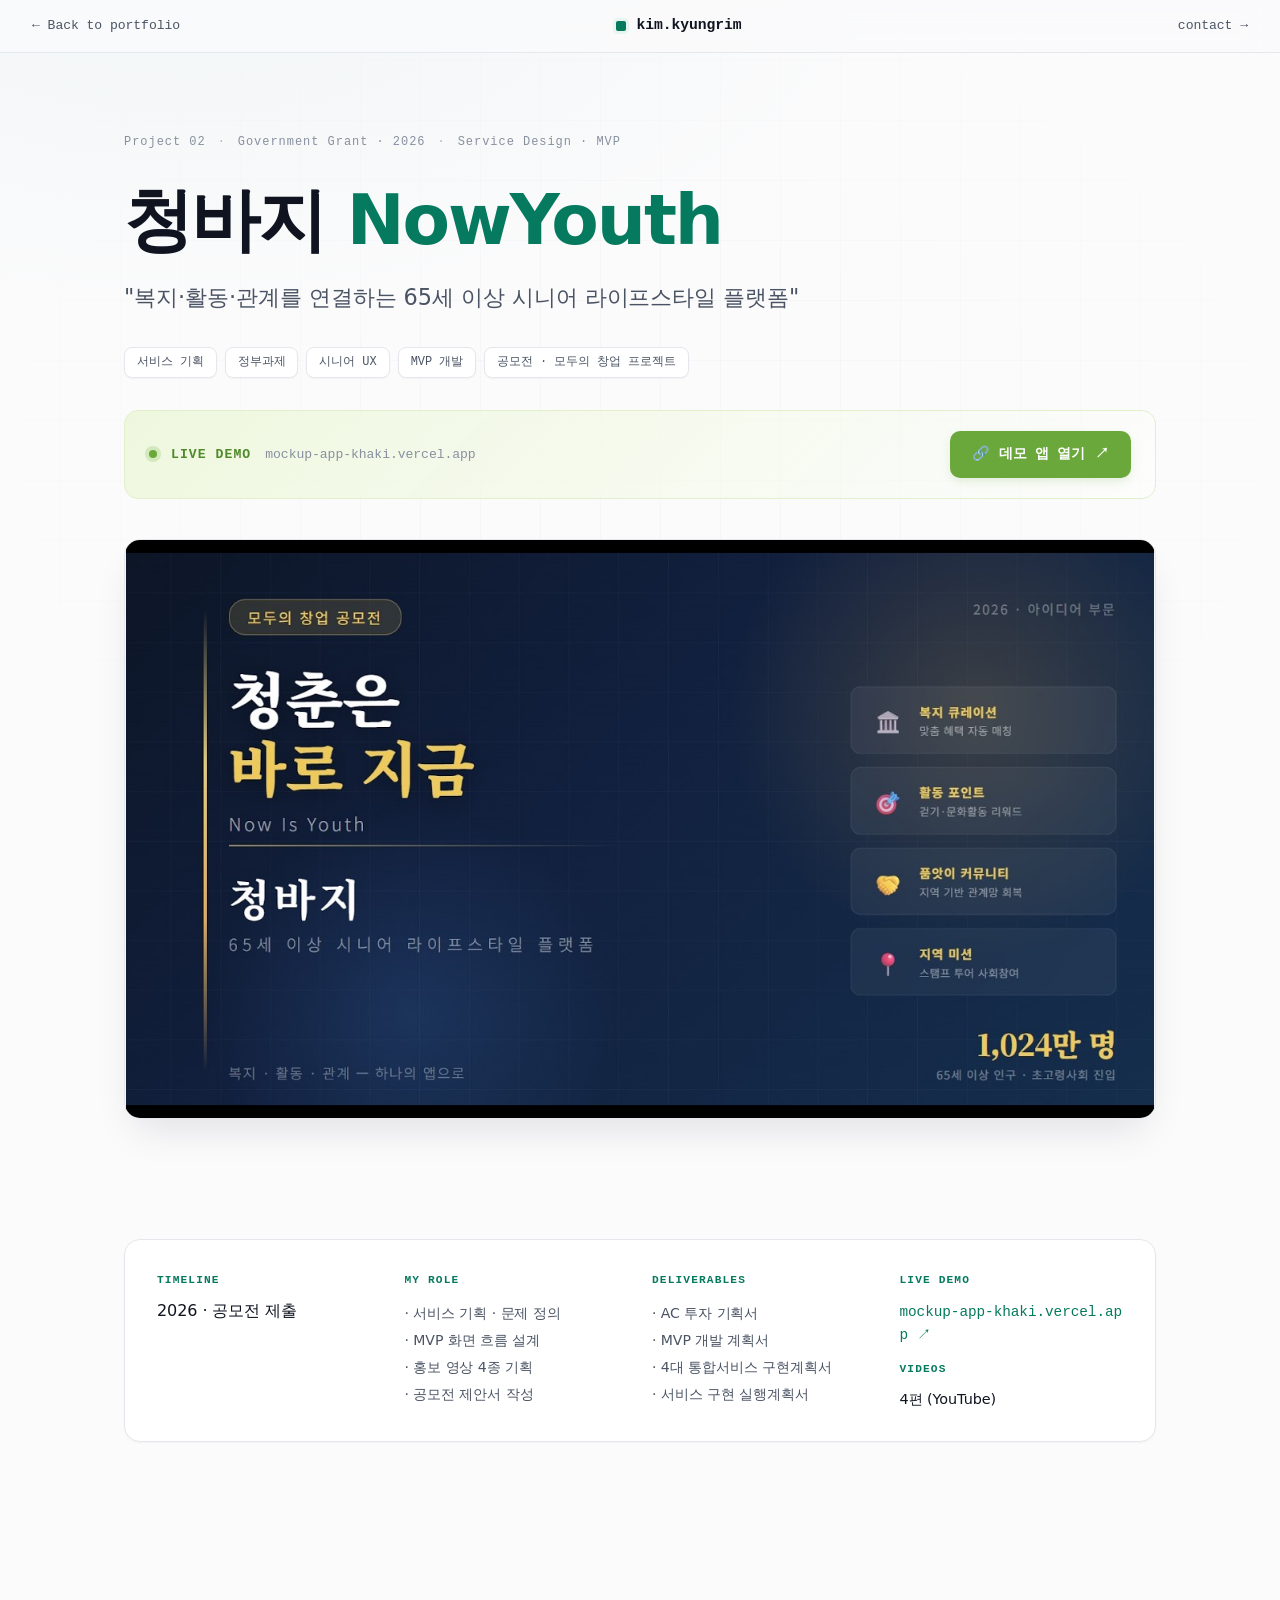
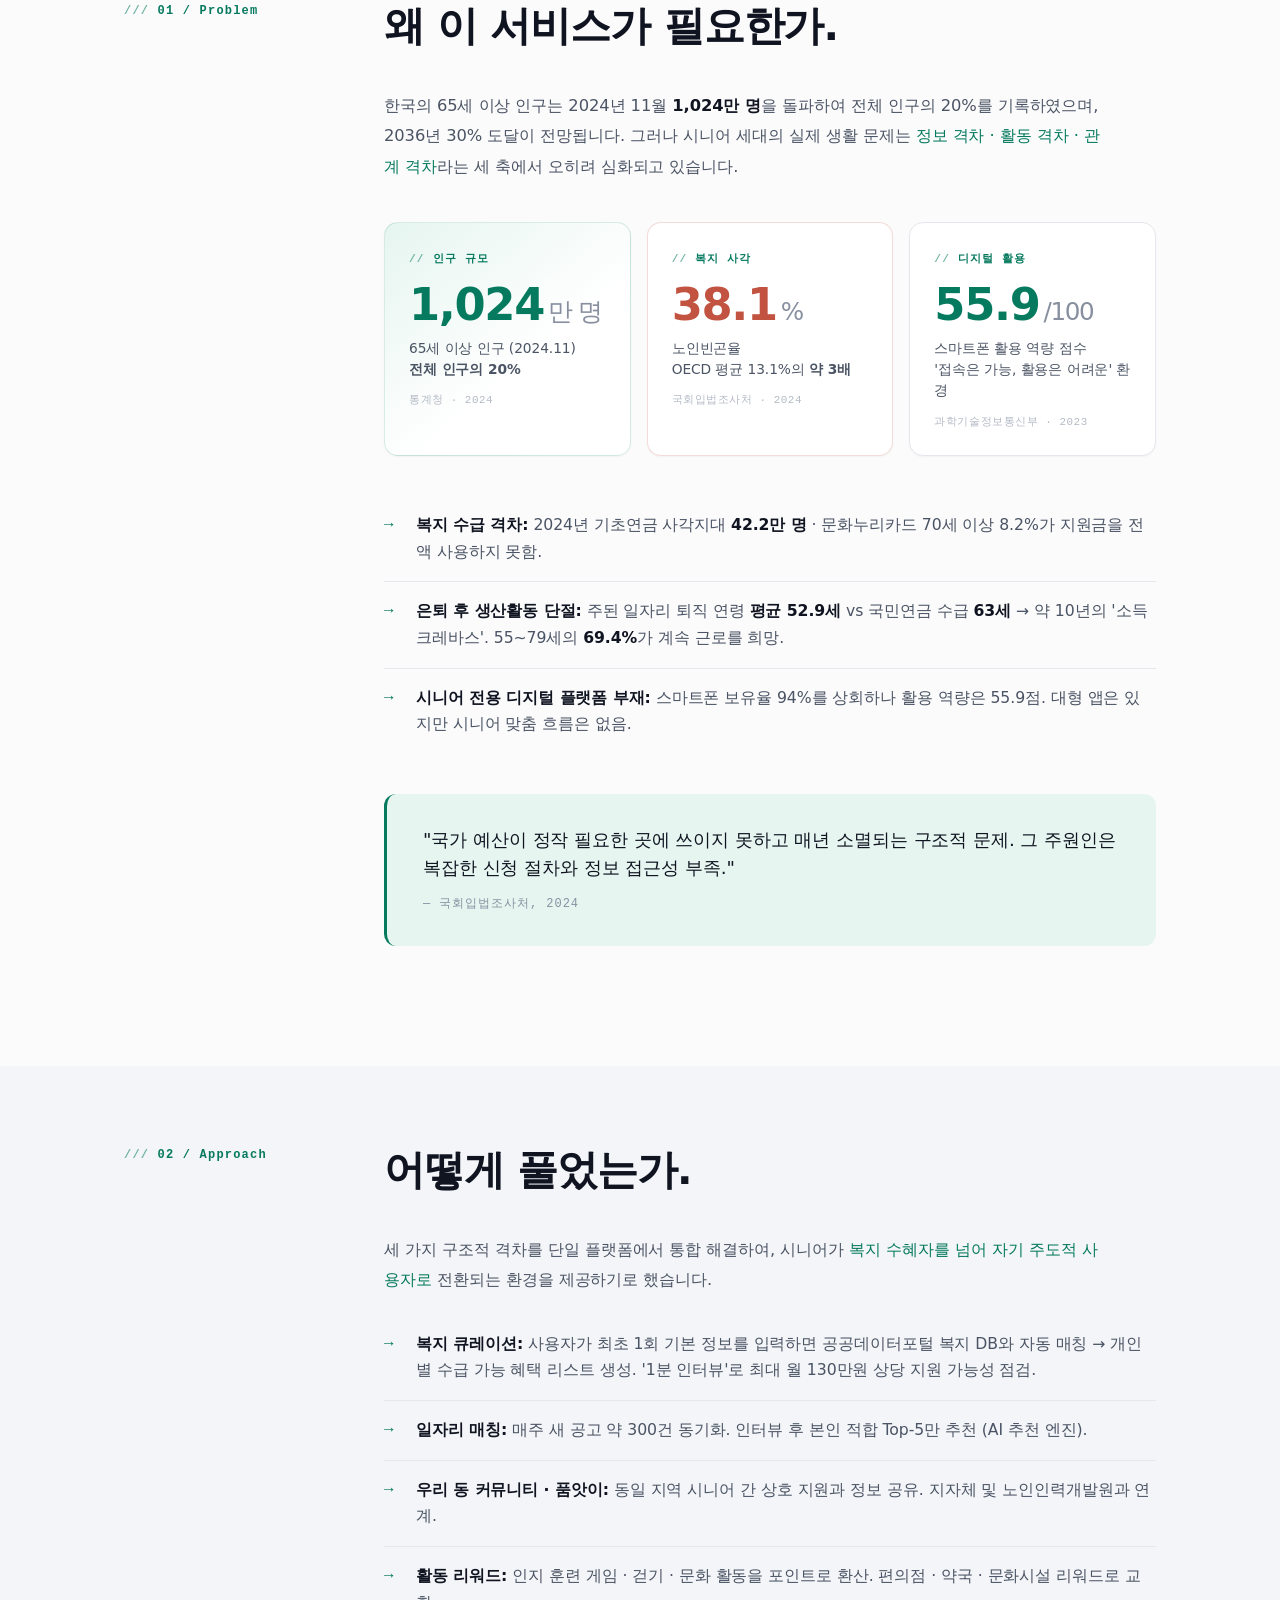
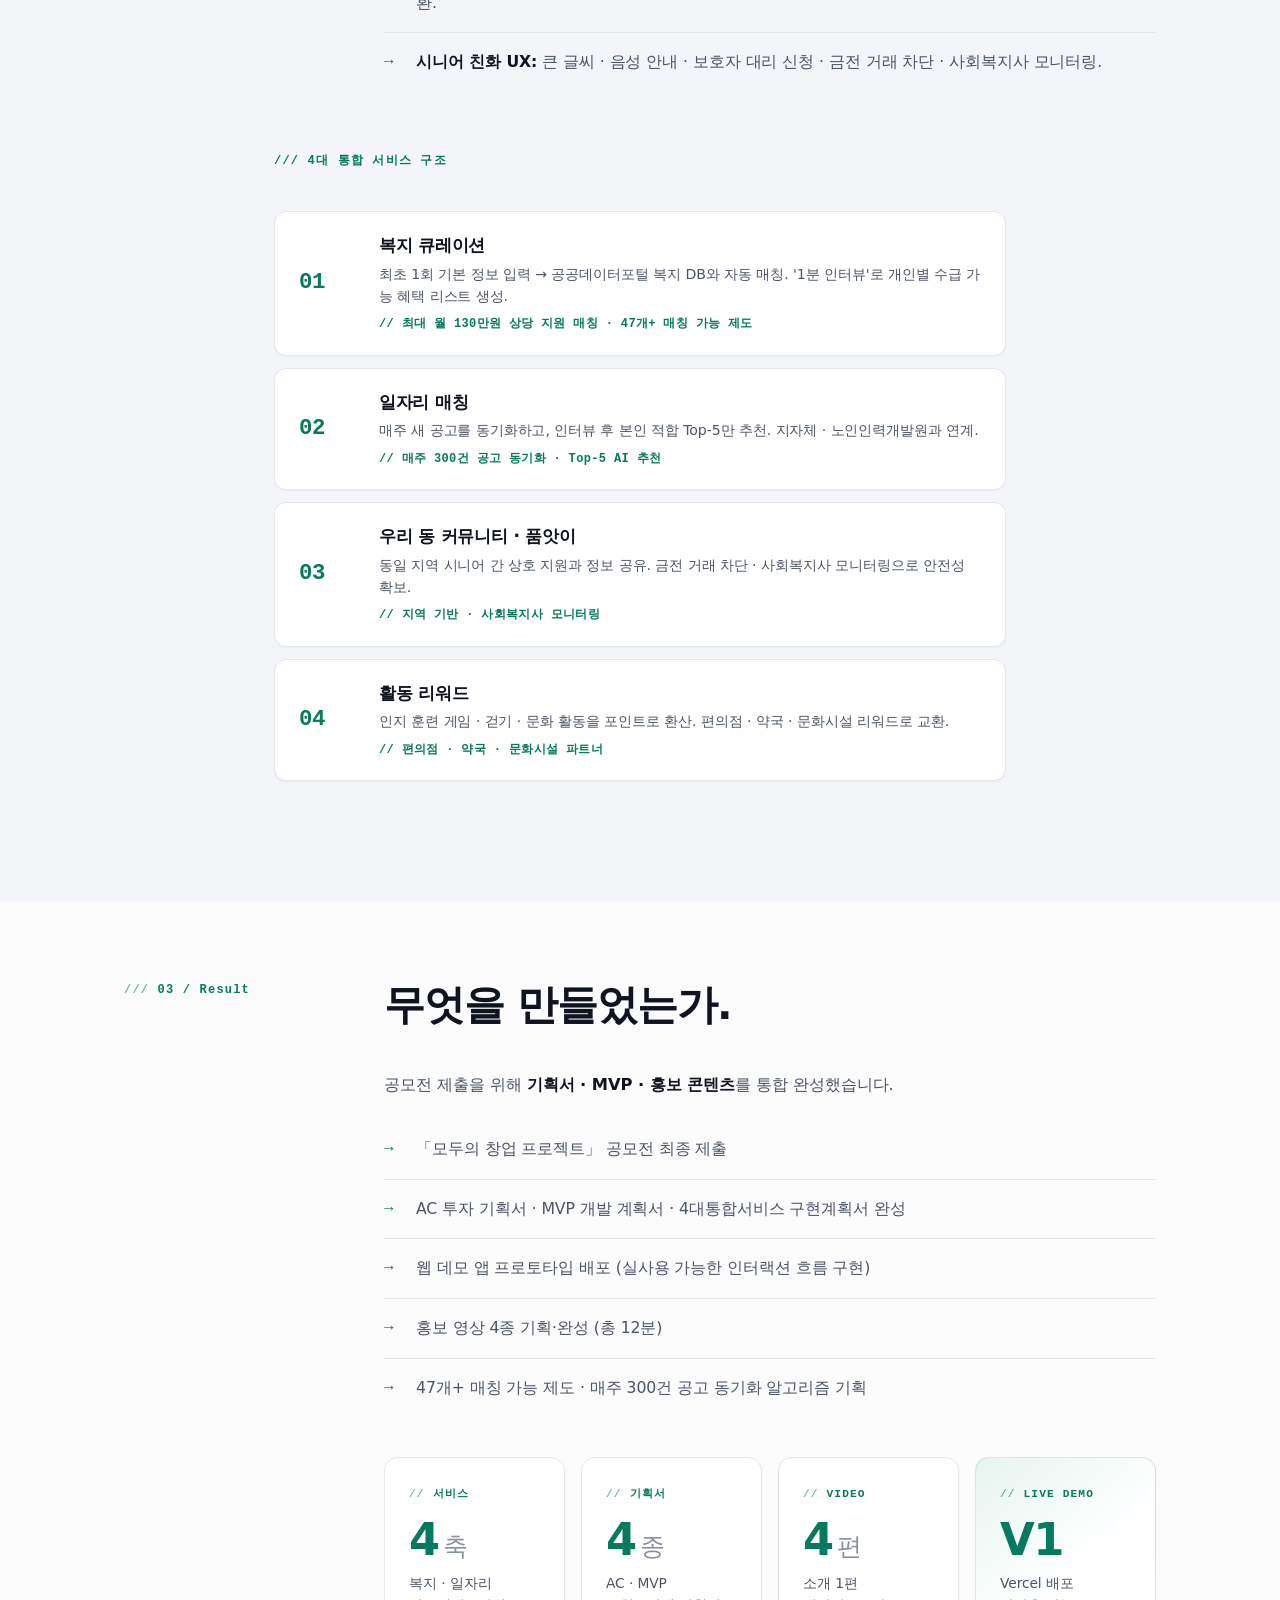
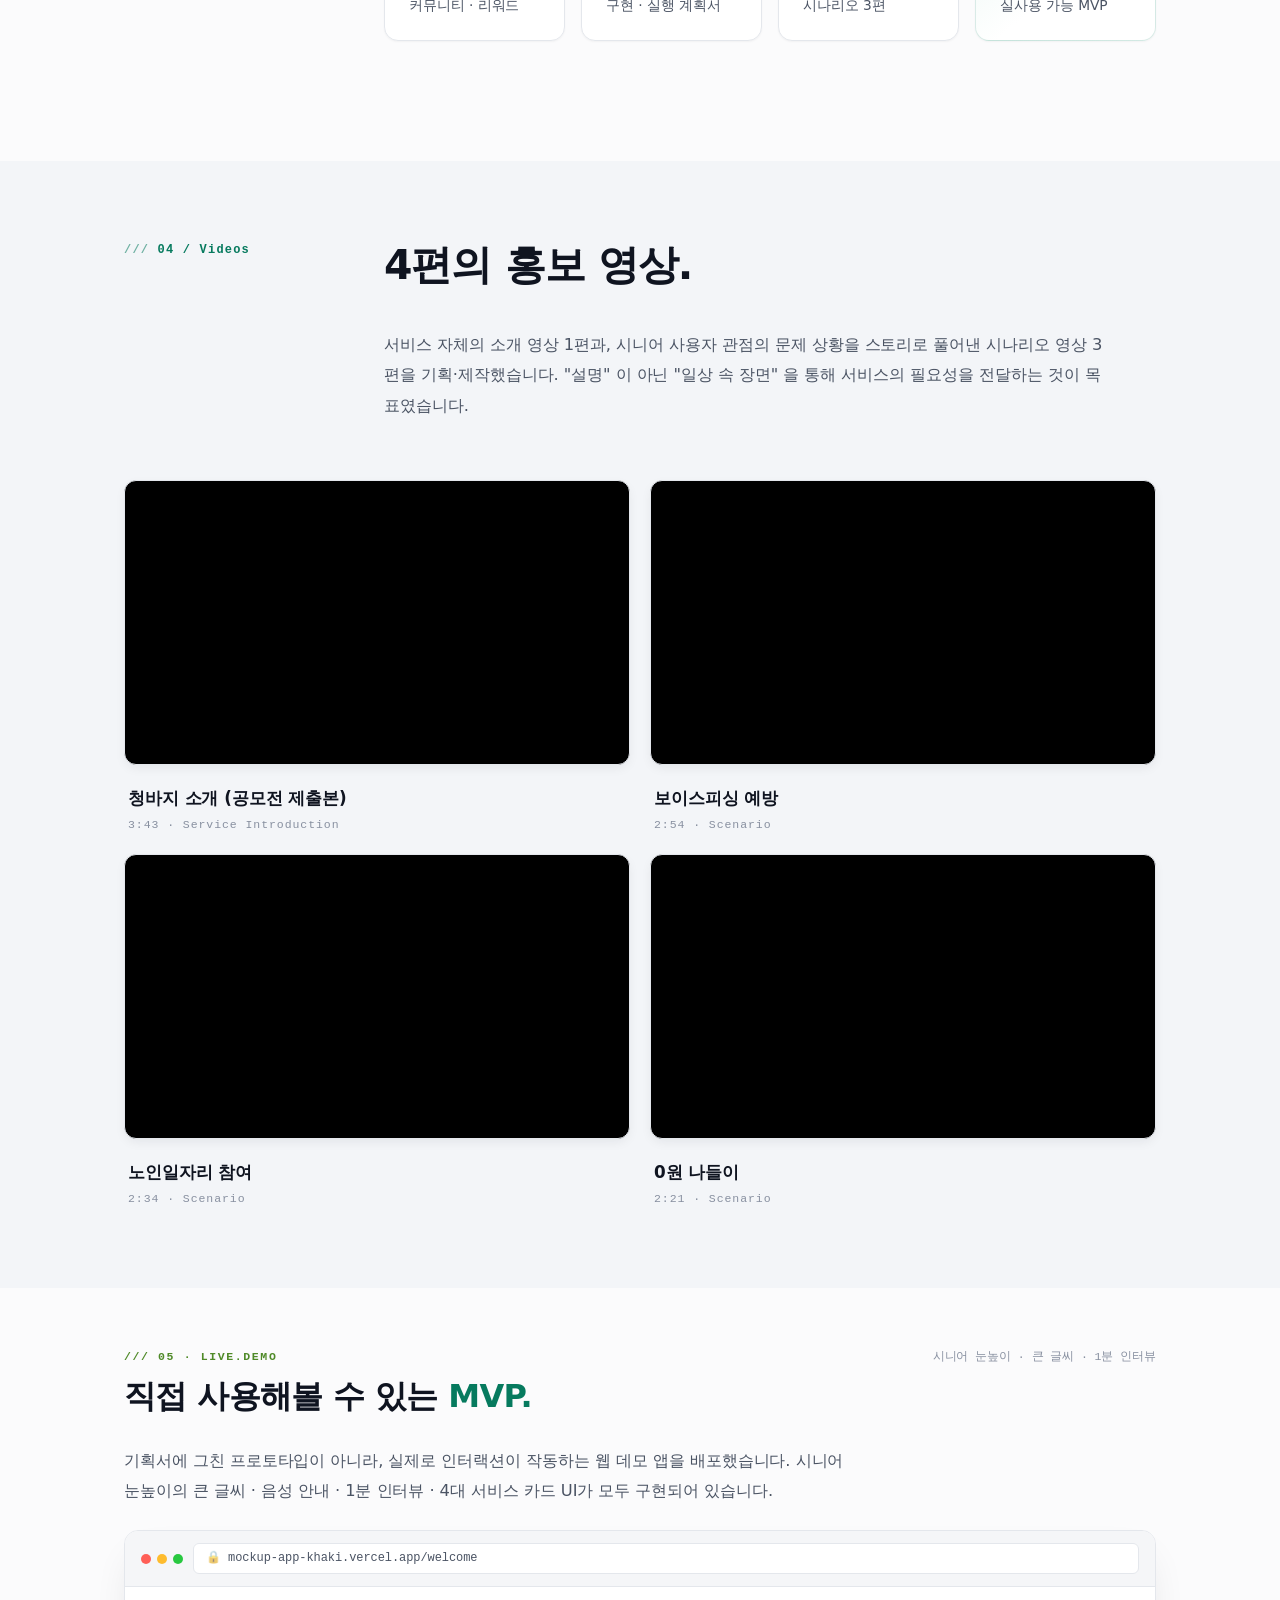
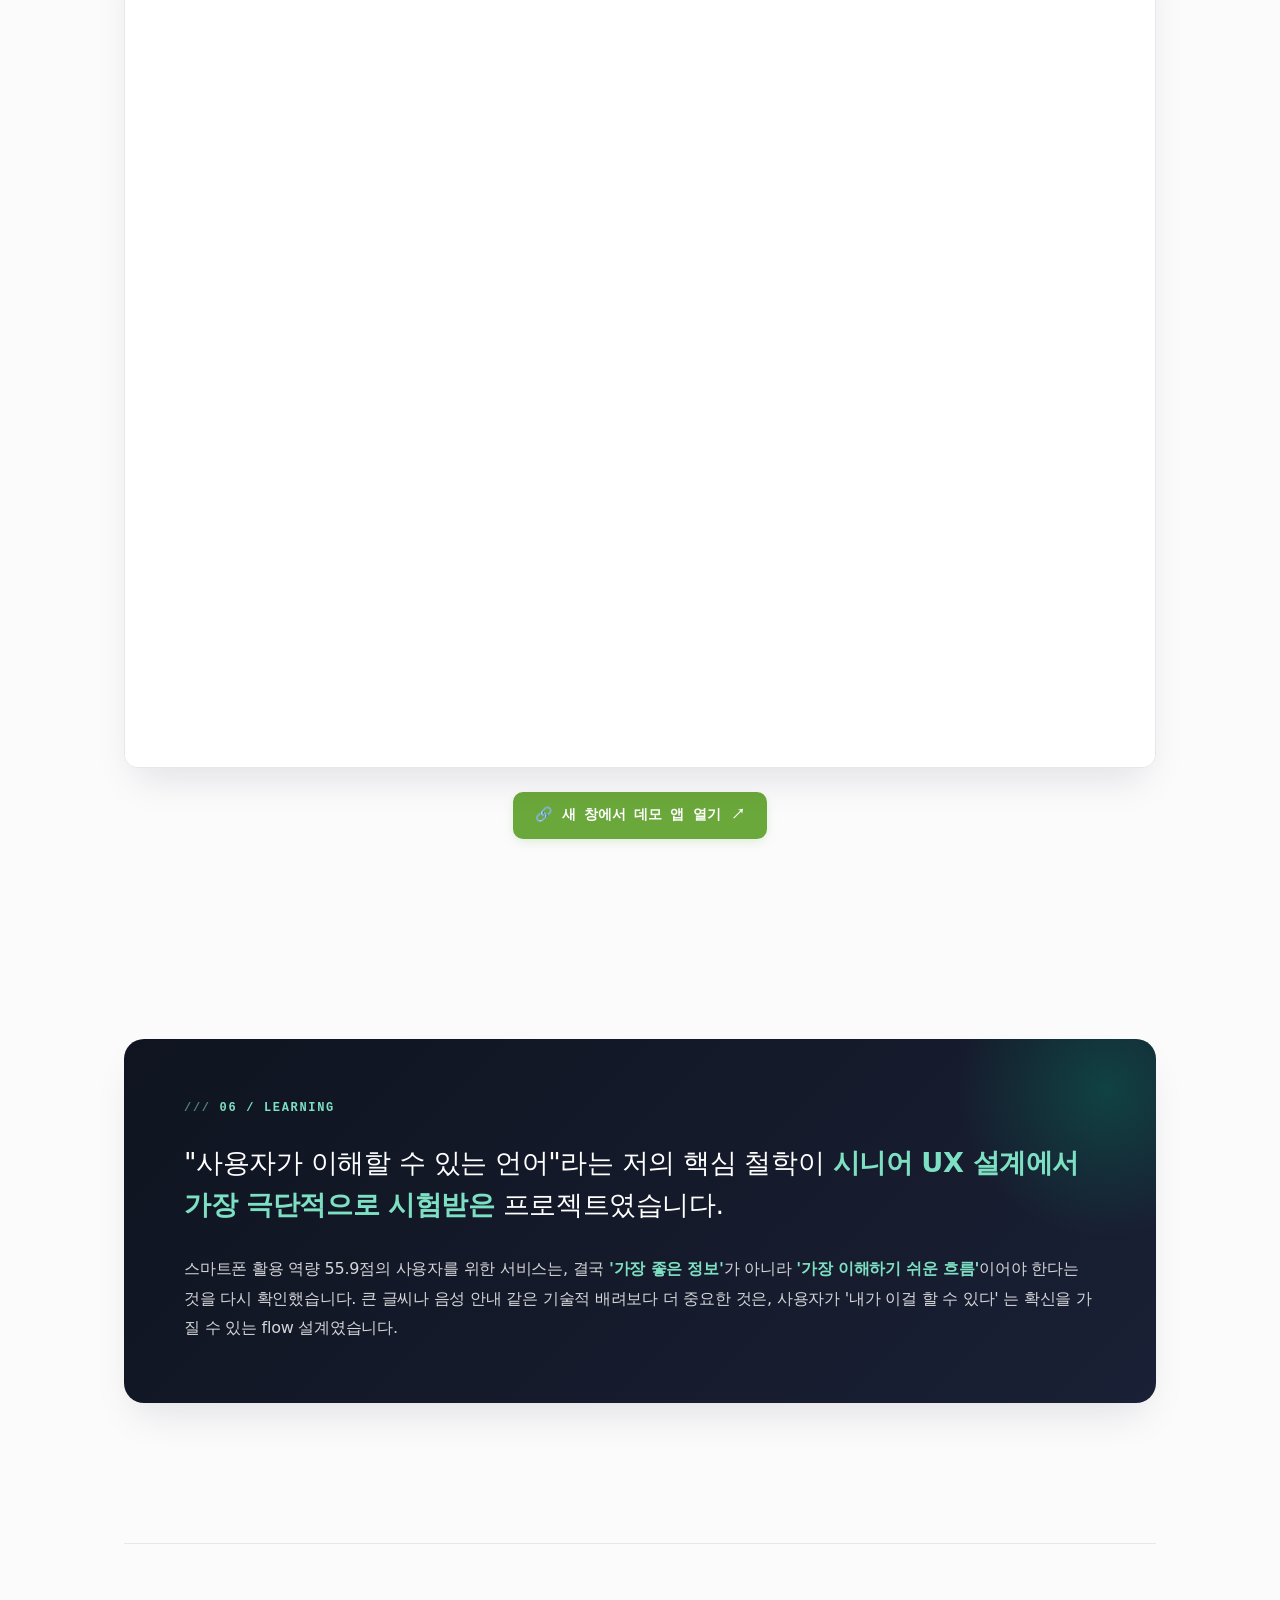
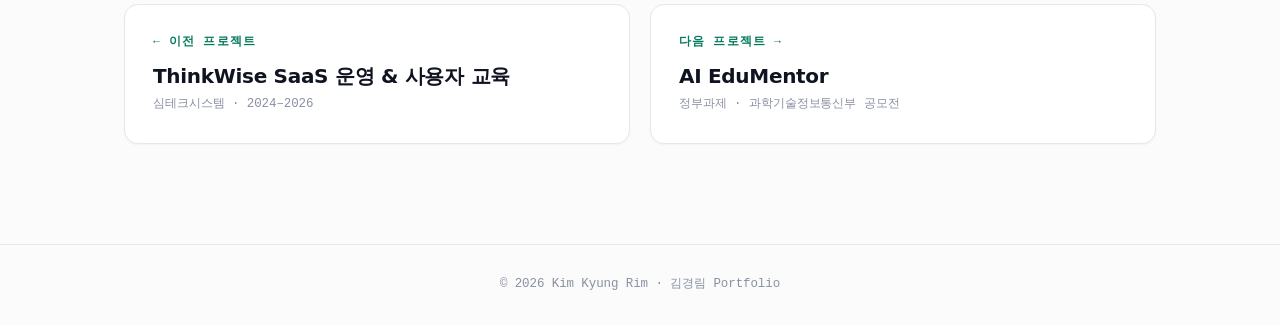
<file: projects/cheongbaji.html>
<!DOCTYPE html>
<html lang="ko">
<head>
  <meta charset="UTF-8">
  <meta name="viewport" content="width=device-width, initial-scale=1.0">
  <title>청바지(NowYouth) · 김경림 포트폴리오</title>
  <link rel="stylesheet" href="../assets/styles/base.css">
  <link rel="stylesheet" href="../assets/styles/project.css">
</head>
<body class="project-page" data-screen-label="Project 청바지 NowYouth">

<nav class="top-nav">
  <a href="../index.html" class="back-link">← Back to portfolio</a>
  <a href="../index.html" class="top-nav-brand">kim.kyungrim</a>
  <a href="../index.html#contact" class="back-link">contact →</a>
</nav>

<header class="p-header">
  <div class="container">
    <div class="p-meta">
      <span>Project 02</span>
      <span class="divider">·</span>
      <span>Government Grant · 2026</span>
      <span class="divider">·</span>
      <span>Service Design · MVP</span>
    </div>
    <h1 class="p-title">청바지 <em class="italic">NowYouth</em></h1>
    <p class="p-tagline">"복지·활동·관계를 연결하는 65세 이상 시니어 라이프스타일 플랫폼"</p>
    <div class="p-tags">
      <span class="p-tag">서비스 기획</span>
      <span class="p-tag">정부과제</span>
      <span class="p-tag">시니어 UX</span>
      <span class="p-tag">MVP 개발</span>
      <span class="p-tag">공모전 · 모두의 창업 프로젝트</span>
    </div>
  </div>

  <div class="container">
    <!-- 🍏 Live Demo 링크 -->
    <div class="p-live-row">
      <div class="p-live-info">
        <span class="p-live-dot"></span>
        <span class="p-live-label">Live Demo</span>
        <span class="p-live-url">mockup-app-khaki.vercel.app</span>
      </div>
      <a href="https://mockup-app-khaki.vercel.app/welcome" target="_blank" rel="noopener" class="p-live-btn">
        🔗 데모 앱 열기 <span class="arrow">↗</span>
      </a>
    </div>

    <div class="p-cover">
      <img src="../assets/cheongbaji/cover.jpg" alt="청바지 소개 - 청춘은 바로 지금">
    </div>
  </div>
</header>

<div class="container">
  <div class="p-info">
    <div class="p-info-item">
      <div class="lbl">Timeline</div>
      <div class="val">2026 · 공모전 제출</div>
    </div>
    <div class="p-info-item">
      <div class="lbl">My Role</div>
      <ul class="val-list">
        <li>· 서비스 기획 · 문제 정의</li>
        <li>· MVP 화면 흐름 설계</li>
        <li>· 홍보 영상 4종 기획</li>
        <li>· 공모전 제안서 작성</li>
      </ul>
    </div>
    <div class="p-info-item">
      <div class="lbl">Deliverables</div>
      <ul class="val-list">
        <li>· AC 투자 기획서</li>
        <li>· MVP 개발 계획서</li>
        <li>· 4대 통합서비스 구현계획서</li>
        <li>· 서비스 구현 실행계획서</li>
      </ul>
    </div>
    <div class="p-info-item">
      <div class="lbl">Live Demo</div>
      <div class="val"><a href="https://mockup-app-khaki.vercel.app/welcome" target="_blank">mockup-app-khaki.vercel.app ↗</a></div>
      <div class="lbl" style="margin-top: 16px;">Videos</div>
      <div class="val" style="font-size: 0.9rem;">4편 (YouTube)</div>
    </div>
  </div>
</div>

<section class="p-section">
  <div class="container">
    <div class="p-section-head">
      <div class="p-section-num">01 / Problem</div>
      <h2>왜 이 서비스가 필요한가.</h2>
    </div>
    <div class="p-body">
      <div></div>
      <div>
        <p>한국의 65세 이상 인구는 2024년 11월 <strong>1,024만 명</strong>을 돌파하여 전체 인구의 20%를 기록하였으며, 2036년 30% 도달이 전망됩니다. 그러나 시니어 세대의 실제 생활 문제는 <em class="italic">정보 격차 · 활동 격차 · 관계 격차</em>라는 세 축에서 오히려 심화되고 있습니다.</p>

        <div class="kpi-grid">
          <div class="kpi-card accent">
            <div class="kpi-tag">인구 규모</div>
            <div class="kpi-num"><em>1,024</em><span class="unit">만 명</span></div>
            <div class="kpi-desc">65세 이상 인구 (2024.11)<br><strong>전체 인구의 20%</strong></div>
            <div class="kpi-source">통계청 · 2024</div>
          </div>
          <div class="kpi-card warn">
            <div class="kpi-tag">복지 사각</div>
            <div class="kpi-num warn"><em>38.1</em><span class="unit">%</span></div>
            <div class="kpi-desc">노인빈곤율<br>OECD 평균 13.1%의 <strong>약 3배</strong></div>
            <div class="kpi-source">국회입법조사처 · 2024</div>
          </div>
          <div class="kpi-card">
            <div class="kpi-tag">디지털 활용</div>
            <div class="kpi-num"><em>55.9</em><span class="unit">/100</span></div>
            <div class="kpi-desc">스마트폰 활용 역량 점수<br>'접속은 가능, 활용은 어려운' 환경</div>
            <div class="kpi-source">과학기술정보통신부 · 2023</div>
          </div>
        </div>

        <ul>
          <li><strong>복지 수급 격차:</strong> 2024년 기초연금 사각지대 <strong>42.2만 명</strong> · 문화누리카드 70세 이상 8.2%가 지원금을 전액 사용하지 못함.</li>
          <li><strong>은퇴 후 생산활동 단절:</strong> 주된 일자리 퇴직 연령 <strong>평균 52.9세</strong> vs 국민연금 수급 <strong>63세</strong> → 약 10년의 '소득 크레바스'. 55~79세의 <strong>69.4%</strong>가 계속 근로를 희망.</li>
          <li><strong>시니어 전용 디지털 플랫폼 부재:</strong> 스마트폰 보유율 94%를 상회하나 활용 역량은 55.9점. 대형 앱은 있지만 시니어 맞춤 흐름은 없음.</li>
        </ul>

        <div class="p-callout">
          "국가 예산이 정작 필요한 곳에 쓰이지 못하고 매년 소멸되는 구조적 문제. 그 주원인은 복잡한 신청 절차와 정보 접근성 부족."
          <span class="cite">— 국회입법조사처, 2024</span>
        </div>
      </div>
    </div>
  </div>
</section>

<section class="p-section" style="background: var(--p-bg-soft); margin: 0;">
  <div class="container">
    <div class="p-section-head">
      <div class="p-section-num">02 / Approach</div>
      <h2>어떻게 풀었는가.</h2>
    </div>
    <div class="p-body">
      <div></div>
      <div>
        <p>세 가지 구조적 격차를 단일 플랫폼에서 통합 해결하여, 시니어가 <em class="italic">복지 수혜자를 넘어 자기 주도적 사용자로</em> 전환되는 환경을 제공하기로 했습니다.</p>
        <ul>
          <li><strong>복지 큐레이션:</strong> 사용자가 최초 1회 기본 정보를 입력하면 공공데이터포털 복지 DB와 자동 매칭 → 개인별 수급 가능 혜택 리스트 생성. '1분 인터뷰'로 최대 월 130만원 상당 지원 가능성 점검.</li>
          <li><strong>일자리 매칭:</strong> 매주 새 공고 약 300건 동기화. 인터뷰 후 본인 적합 Top-5만 추천 (AI 추천 엔진).</li>
          <li><strong>우리 동 커뮤니티 · 품앗이:</strong> 동일 지역 시니어 간 상호 지원과 정보 공유. 지자체 및 노인인력개발원과 연계.</li>
          <li><strong>활동 리워드:</strong> 인지 훈련 게임 · 걷기 · 문화 활동을 포인트로 환산. 편의점 · 약국 · 문화시설 리워드로 교환.</li>
          <li><strong>시니어 친화 UX:</strong> 큰 글씨 · 음성 안내 · 보호자 대리 신청 · 금전 거래 차단 · 사회복지사 모니터링.</li>
        </ul>
      </div>
    </div>

    <div class="container-narrow" style="margin-top: 60px;">
      <div style="font-family: var(--p-font-mono); font-size: 0.75rem; color: var(--p-mint); letter-spacing: 0.1em; margin-bottom: 16px; font-weight: 600;">/// 4대 통합 서비스 구조</div>
      <div class="stack-diagram">
        <div class="stack-row">
          <div class="stack-idx">01</div>
          <div class="stack-body">
            <div class="stack-title">복지 큐레이션</div>
            <div class="stack-desc">최초 1회 기본 정보 입력 → 공공데이터포털 복지 DB와 자동 매칭. '1분 인터뷰'로 개인별 수급 가능 혜택 리스트 생성.</div>
            <div class="stack-metric">// 최대 월 130만원 상당 지원 매칭 · 47개+ 매칭 가능 제도</div>
          </div>
        </div>
        <div class="stack-row">
          <div class="stack-idx">02</div>
          <div class="stack-body">
            <div class="stack-title">일자리 매칭</div>
            <div class="stack-desc">매주 새 공고를 동기화하고, 인터뷰 후 본인 적합 Top-5만 추천. 지자체 · 노인인력개발원과 연계.</div>
            <div class="stack-metric">// 매주 300건 공고 동기화 · Top-5 AI 추천</div>
          </div>
        </div>
        <div class="stack-row">
          <div class="stack-idx">03</div>
          <div class="stack-body">
            <div class="stack-title">우리 동 커뮤니티 · 품앗이</div>
            <div class="stack-desc">동일 지역 시니어 간 상호 지원과 정보 공유. 금전 거래 차단 · 사회복지사 모니터링으로 안전성 확보.</div>
            <div class="stack-metric">// 지역 기반 · 사회복지사 모니터링</div>
          </div>
        </div>
        <div class="stack-row">
          <div class="stack-idx">04</div>
          <div class="stack-body">
            <div class="stack-title">활동 리워드</div>
            <div class="stack-desc">인지 훈련 게임 · 걷기 · 문화 활동을 포인트로 환산. 편의점 · 약국 · 문화시설 리워드로 교환.</div>
            <div class="stack-metric">// 편의점 · 약국 · 문화시설 파트너</div>
          </div>
        </div>
      </div>
    </div>
  </div>
</section>

<section class="p-section">
  <div class="container">
    <div class="p-section-head">
      <div class="p-section-num">03 / Result</div>
      <h2>무엇을 만들었는가.</h2>
    </div>
    <div class="p-body">
      <div></div>
      <div>
        <p>공모전 제출을 위해 <strong>기획서 · MVP · 홍보 콘텐츠</strong>를 통합 완성했습니다.</p>
        <ul>
          <li>「모두의 창업 프로젝트」 공모전 최종 제출</li>
          <li>AC 투자 기획서 · MVP 개발 계획서 · 4대통합서비스 구현계획서 완성</li>
          <li>웹 데모 앱 프로토타입 배포 (실사용 가능한 인터랙션 흐름 구현)</li>
          <li>홍보 영상 4종 기획·완성 (총 12분)</li>
          <li>47개+ 매칭 가능 제도 · 매주 300건 공고 동기화 알고리즘 기획</li>
        </ul>

        <div class="kpi-grid cols-4" style="margin-top: 40px;">
          <div class="kpi-card">
            <div class="kpi-tag">서비스</div>
            <div class="kpi-num"><em>4</em><span class="unit">축</span></div>
            <div class="kpi-desc">복지 · 일자리<br>커뮤니티 · 리워드</div>
          </div>
          <div class="kpi-card">
            <div class="kpi-tag">기획서</div>
            <div class="kpi-num"><em>4</em><span class="unit">종</span></div>
            <div class="kpi-desc">AC · MVP<br>구현 · 실행 계획서</div>
          </div>
          <div class="kpi-card">
            <div class="kpi-tag">Video</div>
            <div class="kpi-num"><em>4</em><span class="unit">편</span></div>
            <div class="kpi-desc">소개 1편<br>시나리오 3편</div>
          </div>
          <div class="kpi-card accent">
            <div class="kpi-tag">Live Demo</div>
            <div class="kpi-num"><em>V1</em></div>
            <div class="kpi-desc">Vercel 배포<br>실사용 가능 MVP</div>
          </div>
        </div>
      </div>
    </div>
  </div>
</section>

<!-- Videos -->
<section class="p-section" style="background: var(--p-bg-soft); margin: 0;">
  <div class="container">
    <div class="p-section-head">
      <div class="p-section-num">04 / Videos</div>
      <h2>4편의 홍보 영상.</h2>
    </div>
    <div class="p-body">
      <div></div>
      <div>
        <p>서비스 자체의 소개 영상 1편과, 시니어 사용자 관점의 문제 상황을 스토리로 풀어낸 시나리오 영상 3편을 기획·제작했습니다. "설명" 이 아닌 "일상 속 장면" 을 통해 서비스의 필요성을 전달하는 것이 목표였습니다.</p>
      </div>
    </div>

    <div class="video-grid">
      <div>
        <div class="video-embed">
          <iframe src="https://www.youtube.com/embed/CZQ8y7fw4nQ" title="청바지 소개 영상" allowfullscreen></iframe>
        </div>
        <div class="video-card">
          <div class="title">청바지 소개 (공모전 제출본)</div>
          <div class="meta">3:43 · Service Introduction</div>
        </div>
      </div>
      <div>
        <div class="video-embed">
          <iframe src="https://www.youtube.com/embed/1wkiTbLhaeM" title="보이스피싱 예방 영상" allowfullscreen></iframe>
        </div>
        <div class="video-card">
          <div class="title">보이스피싱 예방</div>
          <div class="meta">2:54 · Scenario</div>
        </div>
      </div>
      <div>
        <div class="video-embed">
          <iframe src="https://www.youtube.com/embed/JQVjir4RfyA" title="노인일자리 참여 영상" allowfullscreen></iframe>
        </div>
        <div class="video-card">
          <div class="title">노인일자리 참여</div>
          <div class="meta">2:34 · Scenario</div>
        </div>
      </div>
      <div>
        <div class="video-embed">
          <iframe src="https://www.youtube.com/embed/R7F4XGRg8FM" title="0원 나들이 영상" allowfullscreen></iframe>
        </div>
        <div class="video-card">
          <div class="title">0원 나들이</div>
          <div class="meta">2:21 · Scenario</div>
        </div>
      </div>
    </div>
  </div>
</section>

<!-- Live demo -->
<section class="p-embed-section">
  <div class="container">
    <div class="p-embed-head">
      <div>
        <div class="p-embed-label">/// 05 · live.demo</div>
        <h2 style="font-family: var(--p-font-sans); font-weight: 600; font-size: clamp(1.6rem, 2.6vw, 2rem); letter-spacing: -0.02em; margin: 4px 0 0;">직접 사용해볼 수 있는 <em style="color: var(--p-mint); font-style: normal;">MVP.</em></h2>
      </div>
      <span class="p-embed-note">시니어 눈높이 · 큰 글씨 · 1분 인터뷰</span>
    </div>

    <p style="font-size: 1.02rem; line-height: 1.85; color: var(--p-text-2); max-width: 720px; margin: 0 0 24px;">
      기획서에 그친 프로토타입이 아니라, 실제로 인터랙션이 작동하는 웹 데모 앱을 배포했습니다. 시니어 눈높이의 큰 글씨 · 음성 안내 · 1분 인터뷰 · 4대 서비스 카드 UI가 모두 구현되어 있습니다.
    </p>

    <div class="p-embed-frame">
      <div class="browser-bar">
        <div class="browser-dots"><span></span><span></span><span></span></div>
        <div class="browser-url">mockup-app-khaki.vercel.app/welcome</div>
      </div>
      <iframe src="https://mockup-app-khaki.vercel.app/welcome" loading="lazy" title="청바지 Live Demo"
              sandbox="allow-scripts allow-same-origin allow-forms allow-popups"></iframe>
    </div>

    <div style="margin-top: 24px; text-align: center;">
      <a href="https://mockup-app-khaki.vercel.app/welcome" target="_blank" rel="noopener" class="p-live-btn">
        🔗 새 창에서 데모 앱 열기 <span class="arrow">↗</span>
      </a>
    </div>
  </div>
</section>

<!-- Learning -->
<section class="learning-section">
  <div class="container">
    <div class="learning-card">
      <div class="num">06 / Learning</div>
      <p>"사용자가 이해할 수 있는 언어"라는 저의 핵심 철학이 <em>시니어 UX 설계에서 가장 극단적으로 시험받은</em> 프로젝트였습니다.</p>
      <p style="color: rgba(255, 255, 255, 0.82); font-size: 1rem; line-height: 1.85; margin-top: 28px; font-weight: 400;">
        스마트폰 활용 역량 55.9점의 사용자를 위한 서비스는, 결국 <em style="color: #7EE0C2;">'가장 좋은 정보'</em>가 아니라 <em style="color: #7EE0C2;">'가장 이해하기 쉬운 흐름'</em>이어야 한다는 것을 다시 확인했습니다. 큰 글씨나 음성 안내 같은 기술적 배려보다 더 중요한 것은, 사용자가 '내가 이걸 할 수 있다' 는 확신을 가질 수 있는 flow 설계였습니다.
      </p>
    </div>
  </div>
</section>

<!-- Nav to next -->
<div class="container">
  <div class="nav-projects">
    <a href="thinkwise.html" class="nav-project">
      <div class="lbl">← 이전 프로젝트</div>
      <div class="title">ThinkWise SaaS 운영 & 사용자 교육</div>
      <div class="sub">심테크시스템 · 2024–2026</div>
    </a>
    <a href="ai-edumentor.html" class="nav-project">
      <div class="lbl">다음 프로젝트 →</div>
      <div class="title">AI EduMentor</div>
      <div class="sub">정부과제 · 과학기술정보통신부 공모전</div>
    </a>
  </div>
</div>

<footer>
  <div>© 2026 Kim Kyung Rim · 김경림 Portfolio</div>
</footer>

</body>
</html>
</file>
<file: assets/styles/base.css>
/* Reset + Base */
*,*::before,*::after { box-sizing: border-box; }
html { scroll-behavior: smooth; -webkit-text-size-adjust: 100%; }
body { margin: 0; font-family: 'Pretendard', -apple-system, 'Apple SD Gothic Neo', system-ui, sans-serif; line-height: 1.6; color: inherit; text-rendering: optimizeLegibility; -webkit-font-smoothing: antialiased; }
img { max-width: 100%; height: auto; display: block; }
a { color: inherit; text-decoration: none; }
button { font: inherit; cursor: pointer; }
ul, ol { padding-left: 1.1rem; }
p { text-wrap: pretty; }
h1, h2, h3, h4 { text-wrap: balance; margin: 0; }

/* Fonts - Pretendard */
@import url('https://cdn.jsdelivr.net/gh/orioncactus/pretendard@v1.3.9/dist/web/variable/pretendardvariable.min.css');

/* Container widths */
:root {
  --container-narrow: 720px;
  --container: 1080px;
  --container-wide: 1280px;
}

.container { max-width: var(--container); margin: 0 auto; padding: 0 24px; }
.container-narrow { max-width: var(--container-narrow); margin: 0 auto; padding: 0 24px; }
.container-wide { max-width: var(--container-wide); margin: 0 auto; padding: 0 24px; }

/* Reveal on scroll */
.reveal { opacity: 0; transform: translateY(24px); transition: opacity .8s ease, transform .8s ease; }
.reveal.is-visible { opacity: 1; transform: translateY(0); }
.reveal.delay-1 { transition-delay: .08s; }
.reveal.delay-2 { transition-delay: .16s; }
.reveal.delay-3 { transition-delay: .24s; }
.reveal.delay-4 { transition-delay: .32s; }

@media (prefers-reduced-motion: reduce) {
  .reveal { opacity: 1; transform: none; transition: none; }
  html { scroll-behavior: auto; }
}
</file>
<file: assets/styles/tone-c.css>
/* Tone C - Tech Product (Light) — Green Apple refresh */
/* Primary accent: 딥 청사과 (#6BA83B) — 상큼하고 살아있는 그린 */
/* Sub accent: deep emerald mint (#067A5E) — 깊이감 & 텍스트 대비 */
@import url('https://fonts.googleapis.com/css2?family=JetBrains+Mono:wght@400;500;600&family=Space+Grotesk:wght@400;500;600;700&display=swap');

:root {
  /* Palette - off-white 에 살짝 그린 틴트를 입힌 뉴트럴 */
  --c-bg: #FBFCF9;         /* 백색 → 아주 살짝 그린이 돈 느낌 */
  --c-bg-2: #F4F7EE;       /* soft apple wash */
  --c-bg-3: #EAF0DE;       /* deeper wash */
  --c-panel: #FFFFFF;
  --c-panel-2: #F8FAF3;
  --c-panel-hover: #F1F5E7;
  --c-border: #E4E8DC;     /* 보더도 종이가 아닌 살짝 잎새 */
  --c-border-strong: #CDD5BC;
  --c-text: #10160D;       /* 잊지질 약간의 그린-블랙 */
  --c-text-2: #4B5445;
  --c-text-3: #858E7A;
  --c-text-4: #B4BAA5;

  /* 🍏 Primary accent — Deep Green Apple */
  --c-apple: #6BA83B;              /* 메인 청사과 */
  --c-apple-2: #7EBD48;            /* 밝은 청사과 (hover, glow) */
  --c-apple-3: #8FCB4A;            /* 더 밝은 hover */
  --c-apple-deep: #4F8A28;         /* 진한 청사과 (강조 텍스트) */
  --c-apple-soft: #EEF7DE;         /* 은은한 wash 배경 */
  --c-apple-soft-2: #E1EFCB;       /* soft border/tag */
  --c-apple-glow: rgba(107, 168, 59, 0.22);
  --c-apple-wash: rgba(107, 168, 59, 0.06);

  /* 🌿 Sub accent — Deep Mineral Mint (깊이감용・기존) */
  --c-mint: #067A5E;
  --c-mint-2: #0A9E7A;
  --c-mint-soft: #E6F5F0;
  --c-mint-glow: rgba(6, 122, 94, 0.15);

  --c-blue: #2A6FDB;
  --c-purple: #7B5CFA;
  --c-warn: #C46A16;

  --c-font-sans: 'Space Grotesk', 'Pretendard', -apple-system, system-ui, sans-serif;
  --c-font-mono: 'JetBrains Mono', ui-monospace, Menlo, monospace;
  --c-font-kr: 'Pretendard', -apple-system, 'Apple SD Gothic Neo', system-ui, sans-serif;

  --c-shadow-sm: 0 1px 2px rgba(15, 20, 32, 0.04);
  --c-shadow-md: 0 4px 12px -2px rgba(15, 20, 32, 0.08);
  --c-shadow-lg: 0 20px 40px -12px rgba(15, 20, 32, 0.12);
}

body.tone-c {
  background: var(--c-bg);
  color: var(--c-text);
  font-family: var(--c-font-kr);
  font-size: 15px;
  letter-spacing: -0.005em;
  /* 청사과 wash + 깊은 민트 틴트로 배경에 살아있는 느낌 */
  background-image:
    radial-gradient(1200px 600px at 15% -5%, rgba(107, 168, 59, 0.09), transparent 60%),
    radial-gradient(900px 500px at 100% 15%, rgba(107, 168, 59, 0.06), transparent 65%),
    radial-gradient(700px 500px at 50% 100%, rgba(6, 122, 94, 0.04), transparent 70%);
  background-attachment: fixed;
}

/* Subtle grid background */
body.tone-c::before {
  content: ''; position: fixed; inset: 0; z-index: -1;
  background-image:
    linear-gradient(rgba(15, 20, 32, 0.025) 1px, transparent 1px),
    linear-gradient(90deg, rgba(15, 20, 32, 0.025) 1px, transparent 1px);
  background-size: 60px 60px;
  mask-image: radial-gradient(ellipse at center, black 30%, transparent 85%);
  -webkit-mask-image: radial-gradient(ellipse at center, black 30%, transparent 85%);
  pointer-events: none;
}

.tone-c .display-1 {
  font-family: var(--c-font-sans);
  font-weight: 600;
  font-size: clamp(2.4rem, 5.6vw, 4.6rem);
  line-height: 1.05;
  letter-spacing: -0.03em;
  color: var(--c-text);
}
.tone-c .display-1 .kr { font-family: var(--c-font-kr); font-weight: 700; }
.tone-c .display-2 {
  font-family: var(--c-font-sans);
  font-weight: 600;
  font-size: clamp(2rem, 4vw, 3.2rem);
  line-height: 1.15;
  letter-spacing: -0.025em;
  color: var(--c-text);
}
.tone-c .display-2 .kr { font-family: var(--c-font-kr); font-weight: 700; }
.tone-c .heading {
  font-family: var(--c-font-sans);
  font-weight: 600;
  font-size: clamp(1.4rem, 2.4vw, 1.8rem);
  line-height: 1.25; letter-spacing: -0.015em;
}
.tone-c .eyebrow {
  font-family: var(--c-font-mono);
  font-size: 0.75rem; font-weight: 500;
  letter-spacing: 0.08em;
  color: var(--c-apple-deep);
}
.tone-c .eyebrow::before { content: '/// '; opacity: 0.55; }
.tone-c .lede {
  font-size: clamp(1.05rem, 1.5vw, 1.25rem);
  line-height: 1.6;
  color: var(--c-text-2);
}
.tone-c .body { font-size: 0.95rem; color: var(--c-text-2); line-height: 1.75; }
.tone-c .mono { font-family: var(--c-font-mono); }

/* Nav */
.tone-c .nav {
  position: sticky; top: 0; z-index: 50;
  background: rgba(251, 251, 252, 0.8);
  backdrop-filter: saturate(180%) blur(16px);
  -webkit-backdrop-filter: saturate(180%) blur(16px);
  border-bottom: 1px solid var(--c-border);
}
.tone-c .nav-inner { display: flex; align-items: center; justify-content: space-between; padding: 14px 32px; }
.tone-c .nav-brand {
  font-family: var(--c-font-mono);
  font-size: 0.92rem; font-weight: 600;
  color: var(--c-text);
  display: flex; align-items: center; gap: 10px;
}
.tone-c .nav-brand::before {
  content: ''; width: 10px; height: 10px; border-radius: 2px;
  background: var(--c-apple);
  box-shadow: 0 0 0 3px var(--c-apple-soft);
}
.tone-c .nav-links { display: flex; gap: 28px; font-family: var(--c-font-mono); font-size: 0.82rem; color: var(--c-text-2); }
.tone-c .nav-links a { transition: color .2s; }
.tone-c .nav-links a:hover { color: var(--c-apple-deep); }
.tone-c .nav-cta {
  padding: 8px 18px; background: var(--c-text); color: var(--c-bg);
  border-radius: 8px; font-family: var(--c-font-mono); font-size: 0.82rem; font-weight: 600;
  transition: all .2s;
}
.tone-c .nav-cta:hover { background: var(--c-apple); box-shadow: 0 4px 12px var(--c-apple-glow); transform: translateY(-1px); }
@media (max-width: 720px) { .tone-c .nav-links { display: none; } }

/* Sections */
.tone-c section { padding: 120px 0; position: relative; }
@media (max-width: 720px) { .tone-c section { padding: 80px 0; } }

/* Hero */
.tone-c .hero {
  padding: 60px 0 140px;
  position: relative;
}
.tone-c .hero-tag {
  display: inline-flex; align-items: center; gap: 10px;
  padding: 6px 14px 6px 6px; border-radius: 999px;
  background: var(--c-panel); border: 1px solid var(--c-border);
  font-family: var(--c-font-mono); font-size: 0.78rem;
  margin-bottom: 32px;
  box-shadow: var(--c-shadow-sm);
  color: var(--c-text-2);
}
.tone-c .hero-tag .badge { padding: 4px 8px; background: var(--c-apple); color: white; border-radius: 999px; font-size: 0.68rem; font-weight: 600; }
.tone-c .hero-tag .live { display: inline-block; width: 6px; height: 6px; border-radius: 50%; background: var(--c-apple); box-shadow: 0 0 0 3px var(--c-apple-soft); animation: cPulse 2s infinite; }
@keyframes cPulse { 0%,100% { opacity: 1; } 50% { opacity: 0.35; } }

.tone-c .hero-grid {
  display: grid; grid-template-columns: 1fr 400px; gap: 80px; align-items: center;
}
.tone-c .hero h1 { margin-bottom: 28px; }
.tone-c .hero-sub { max-width: 620px; margin-bottom: 40px; }
.tone-c .hero-cta { display: flex; gap: 12px; flex-wrap: wrap; }
.tone-c .btn-primary {
  padding: 14px 24px; background: var(--c-text); color: var(--c-bg);
  border-radius: 10px; font-family: var(--c-font-mono); font-weight: 600; font-size: 0.9rem;
  transition: all .2s; display: inline-flex; align-items: center; gap: 8px;
  box-shadow: var(--c-shadow-md);
}
.tone-c .btn-primary:hover { background: var(--c-apple); transform: translateY(-2px); box-shadow: 0 12px 24px -6px var(--c-apple-glow); }
.tone-c .btn-secondary {
  padding: 14px 24px; background: var(--c-panel); color: var(--c-text);
  border: 1px solid var(--c-border-strong); border-radius: 10px;
  font-family: var(--c-font-mono); font-weight: 500; font-size: 0.9rem;
  transition: all .2s; display: inline-flex; align-items: center; gap: 8px;
}
.tone-c .btn-secondary:hover { background: var(--c-panel-hover); border-color: var(--c-apple); color: var(--c-apple-deep); }

.tone-c .hero-portrait {
  position: relative; aspect-ratio: 4/5;
  border-radius: 16px; overflow: hidden;
  border: 1px solid var(--c-apple-soft-2);
  background: var(--c-bg-2);
  box-shadow:
    var(--c-shadow-lg),
    0 0 0 6px var(--c-apple-wash),
    0 24px 60px -20px var(--c-apple-glow);
}
.tone-c .hero-portrait img { width: 100%; height: 100%; object-fit: cover; }
.tone-c .portrait-hud {
  position: absolute; top: 12px; left: 12px; right: 12px;
  display: flex; justify-content: space-between; align-items: center;
  font-family: var(--c-font-mono); font-size: 0.68rem;
  color: var(--c-text);
}
.tone-c .portrait-hud .tag {
  padding: 4px 8px;
  background: rgba(255, 255, 255, 0.9);
  backdrop-filter: blur(8px);
  border-radius: 6px;
  border: 1px solid var(--c-border);
  box-shadow: var(--c-shadow-sm);
}
.tone-c .portrait-stats {
  position: absolute; bottom: 12px; left: 12px; right: 12px;
  padding: 14px;
  background: rgba(255, 255, 255, 0.95);
  backdrop-filter: blur(12px);
  border: 1px solid var(--c-border);
  border-radius: 12px;
  display: grid; grid-template-columns: repeat(3, 1fr); gap: 12px;
  font-family: var(--c-font-mono);
  box-shadow: var(--c-shadow-md);
}
.tone-c .portrait-stats .stat { text-align: center; }
.tone-c .portrait-stats .stat-num { font-size: 1.15rem; font-weight: 700; color: var(--c-apple-deep); }
.tone-c .portrait-stats .stat-lbl { font-size: 0.62rem; color: var(--c-text-3); text-transform: uppercase; letter-spacing: 0.08em; margin-top: 2px; }

@media (max-width: 900px) {
  .tone-c .hero-grid { grid-template-columns: 1fr; gap: 60px; }
  .tone-c .hero-portrait { max-width: 340px; margin: 0 auto; }
}

/* Philosophy — 청사과 wash 배경 섹션 */
.tone-c .philosophy {
  padding: 120px 0; position: relative;
}
.tone-c .philosophy::before {
  content: ''; position: absolute; inset: 0;
  background:
    radial-gradient(800px 400px at 20% 50%, rgba(107,168,59,0.08), transparent 65%),
    radial-gradient(600px 400px at 85% 40%, rgba(107,168,59,0.05), transparent 70%);
  pointer-events: none;
}
.tone-c .philosophy-card {
  max-width: 960px; margin: 0 auto;
  padding: 64px 48px; border-radius: 24px;
  background:
    linear-gradient(135deg, rgba(107,168,59,0.09) 0%, rgba(107,168,59,0.02) 55%, rgba(6,122,94,0.04) 100%),
    var(--c-panel);
  border: 1px solid var(--c-apple-soft-2);
  box-shadow: var(--c-shadow-lg), 0 20px 60px -30px var(--c-apple-glow);
  position: relative;
  overflow: hidden;
}
.tone-c .philosophy-card::before {
  content: '"'; position: absolute; top: -60px; right: -20px;
  font-family: var(--c-font-sans); font-size: 20rem; line-height: 1;
  color: var(--c-apple); opacity: 0.08;
}
.tone-c .philosophy-card .mono-label {
  font-family: var(--c-font-mono); font-size: 0.72rem;
  color: var(--c-apple-deep); letter-spacing: 0.14em; text-transform: uppercase;
  margin-bottom: 24px; display: block;
}
.tone-c .philosophy-card blockquote {
  margin: 0 0 32px;
  font-size: clamp(1.6rem, 3.4vw, 2.4rem);
  line-height: 1.4;
  font-weight: 500;
  letter-spacing: -0.02em;
  color: var(--c-text);
}
.tone-c .philosophy-card blockquote em { color: var(--c-apple-deep); font-style: normal; font-weight: 600; }
.tone-c .philosophy-card .sub { color: var(--c-text-2); }

/* Section header */
.tone-c .section-header { margin-bottom: 60px; }
.tone-c .section-header .eyebrow { margin-bottom: 12px; }
.tone-c .section-header h2 { max-width: 820px; }

/* About + Strengths */
.tone-c .about-grid {
  display: grid; grid-template-columns: 380px 1fr; gap: 80px;
}
@media (max-width: 900px) { .tone-c .about-grid { grid-template-columns: 1fr; gap: 40px; } }

.tone-c .strengths { margin-top: 100px; }
.tone-c .strength-list {
  display: grid; grid-template-columns: repeat(3, 1fr); gap: 20px;
  margin-top: 60px;
}
@media (max-width: 900px) { .tone-c .strength-list { grid-template-columns: 1fr; } }
.tone-c .strength {
  padding: 32px; border-radius: 16px;
  background: var(--c-panel);
  border: 1px solid var(--c-border);
  transition: all .3s;
  box-shadow: var(--c-shadow-sm);
}
.tone-c .strength:hover {
  border-color: var(--c-apple);
  transform: translateY(-4px);
  box-shadow: var(--c-shadow-lg), 0 12px 30px -12px var(--c-apple-glow);
  background: linear-gradient(180deg, var(--c-apple-wash) 0%, var(--c-panel) 40%);
}
.tone-c .strength-num {
  font-family: var(--c-font-mono); font-size: 0.72rem;
  color: var(--c-apple-deep); letter-spacing: 0.12em; margin-bottom: 20px;
  font-weight: 600;
}
.tone-c .strength-title { font-family: var(--c-font-kr); font-size: 1.35rem; font-weight: 700; line-height: 1.3; margin-bottom: 8px; letter-spacing: -0.015em; color: var(--c-text); }
.tone-c .strength-sub { font-family: var(--c-font-mono); font-size: 0.7rem; letter-spacing: 0.1em; color: var(--c-text-3); text-transform: uppercase; margin-bottom: 16px; }
.tone-c .strength-body { font-size: 0.9rem; color: var(--c-text-2); line-height: 1.75; }

/* Skills */
.tone-c .skills-grid {
  display: grid; grid-template-columns: repeat(auto-fill, minmax(280px, 1fr));
  gap: 16px;
}
.tone-c .skill-group {
  padding: 24px; background: var(--c-panel);
  border: 1px solid var(--c-border); border-radius: 12px;
  box-shadow: var(--c-shadow-sm);
  transition: all .25s;
}
.tone-c .skill-group:hover { border-color: var(--c-border-strong); box-shadow: var(--c-shadow-md); }
.tone-c .skill-group h3 {
  font-family: var(--c-font-mono); font-size: 0.8rem;
  color: var(--c-apple-deep); letter-spacing: 0.06em; text-transform: uppercase;
  margin-bottom: 16px; padding-bottom: 12px;
  border-bottom: 1px solid var(--c-border);
  font-weight: 600;
}
.tone-c .skill-list { list-style: none; padding: 0; margin: 0; display: flex; flex-wrap: wrap; gap: 6px; }
.tone-c .skill-list li {
  padding: 6px 12px; background: var(--c-bg-2);
  border: 1px solid var(--c-border); border-radius: 8px;
  font-size: 0.8rem; color: var(--c-text-2);
  font-family: var(--c-font-mono);
}

/* Timeline */
.tone-c .timeline { display: grid; gap: 12px; }
.tone-c .timeline-item {
  padding: 28px 32px; background: var(--c-panel);
  border: 1px solid var(--c-border); border-radius: 14px;
  display: grid; grid-template-columns: 180px 1fr; gap: 32px;
  transition: all .25s;
  box-shadow: var(--c-shadow-sm);
}
.tone-c .timeline-item:hover {
  border-color: var(--c-border-strong);
  box-shadow: var(--c-shadow-md);
  transform: translateX(4px);
}
.tone-c .timeline-item.minor { opacity: 0.55; }
.tone-c .timeline-item.minor:hover { opacity: 1; }
@media (max-width: 720px) {
  .tone-c .timeline-item { grid-template-columns: 1fr; gap: 12px; padding: 24px; }
}
.tone-c .tl-period { font-family: var(--c-font-mono); font-size: 0.78rem; color: var(--c-text-3); line-height: 1.6; }
.tone-c .tl-duration { display: block; color: var(--c-apple-deep); font-size: 0.72rem; margin-top: 4px; font-weight: 600; }
.tone-c .tl-company { font-family: var(--c-font-sans); font-size: 1.25rem; font-weight: 600; color: var(--c-text); margin-bottom: 4px; letter-spacing: -0.015em; }
.tone-c .tl-role { font-family: var(--c-font-mono); font-size: 0.82rem; color: var(--c-text-3); margin-bottom: 14px; }
.tone-c .tl-highlight {
  display: inline-block; padding: 5px 12px;
  background: var(--c-apple-soft); color: var(--c-apple-deep);
  border: 1px solid var(--c-apple-soft-2);
  border-radius: 8px; font-family: var(--c-font-mono); font-size: 0.78rem;
  margin-bottom: 14px; font-weight: 500;
}
.tone-c .tl-desc { color: var(--c-text-2); font-size: 0.92rem; line-height: 1.75; margin-bottom: 14px; max-width: 640px; }
.tone-c .tl-tags { display: flex; flex-wrap: wrap; gap: 6px; }
.tone-c .tl-tag { padding: 3px 10px; background: var(--c-bg-2); border: 1px solid var(--c-border); border-radius: 6px; font-size: 0.72rem; color: var(--c-text-3); font-family: var(--c-font-mono); }

/* Projects */
.tone-c .projects-grid {
  display: grid; grid-template-columns: repeat(2, 1fr); gap: 20px;
}
@media (max-width: 800px) { .tone-c .projects-grid { grid-template-columns: 1fr; } }
.tone-c .project-card {
  display: block; border-radius: 16px; overflow: hidden;
  background: var(--c-panel); border: 1px solid var(--c-border);
  transition: all .3s;
  box-shadow: var(--c-shadow-sm);
}
.tone-c .project-card:hover { border-color: var(--c-apple); transform: translateY(-4px); box-shadow: var(--c-shadow-lg), 0 16px 40px -20px var(--c-apple-glow); }
.tone-c .project-cover {
  aspect-ratio: 16/10; overflow: hidden;
  background: var(--c-bg-2);
  position: relative;
  border-bottom: 1px solid var(--c-border);
  display: flex; align-items: center; justify-content: center;
}
.tone-c .project-cover img {
  width: 100%; height: 100%;
  object-fit: contain;
  object-position: center;
  transition: transform .5s;
}
.tone-c .project-card:hover .project-cover img { transform: scale(1.04); }
.tone-c .project-body { padding: 24px; }
.tone-c .project-head { display: flex; justify-content: space-between; align-items: center; margin-bottom: 12px; }
.tone-c .project-num { font-family: var(--c-font-mono); font-size: 0.72rem; color: var(--c-apple-deep); letter-spacing: 0.12em; font-weight: 600; }
.tone-c .project-arrow { color: var(--c-text-3); font-family: var(--c-font-mono); transition: all .2s; }
.tone-c .project-card:hover .project-arrow { color: var(--c-apple-deep); transform: translateX(4px); }
.tone-c .project-title { font-family: var(--c-font-kr); font-size: 1.35rem; font-weight: 700; line-height: 1.3; margin-bottom: 6px; letter-spacing: -0.015em; color: var(--c-text); }
.tone-c .project-subtitle { font-family: var(--c-font-mono); font-size: 0.78rem; color: var(--c-text-3); margin-bottom: 14px; }
.tone-c .project-tagline { font-size: 0.92rem; color: var(--c-text-2); line-height: 1.6; margin-bottom: 16px; }
.tone-c .project-tags { display: flex; flex-wrap: wrap; gap: 6px; }
.tone-c .project-tag { padding: 3px 10px; background: var(--c-bg-2); border: 1px solid var(--c-border); border-radius: 6px; font-size: 0.72rem; color: var(--c-text-3); font-family: var(--c-font-mono); }

/* Credentials */
.tone-c .credentials-grid { display: grid; grid-template-columns: 1fr 1fr; gap: 20px; }
@media (max-width: 720px) { .tone-c .credentials-grid { grid-template-columns: 1fr; } }
.tone-c .cred-panel { padding: 32px; background: var(--c-panel); border: 1px solid var(--c-border); border-radius: 14px; box-shadow: var(--c-shadow-sm); }
.tone-c .cred-panel h3 {
  font-family: var(--c-font-mono); font-size: 0.78rem;
  color: var(--c-apple-deep); letter-spacing: 0.1em; text-transform: uppercase;
  margin-bottom: 20px; padding-bottom: 12px; border-bottom: 1px solid var(--c-border);
  font-weight: 600;
}
.tone-c .cred-list { display: grid; gap: 4px; }
.tone-c .cred-item {
  display: flex; align-items: center; justify-content: space-between;
  padding: 12px 0; font-family: var(--c-font-mono); font-size: 0.85rem;
  border-bottom: 1px dashed var(--c-border);
}
.tone-c .cred-item:last-child { border-bottom: none; }
.tone-c .cred-name { color: var(--c-text); }
.tone-c .cred-grade { color: var(--c-apple-deep); font-size: 0.75rem; padding: 3px 8px; background: var(--c-apple-soft); border-radius: 6px; font-weight: 600; }
.tone-c .edu-item { padding: 20px 0; border-bottom: 1px dashed var(--c-border); }
.tone-c .edu-item:last-child { border-bottom: none; }
.tone-c .edu-school { font-family: var(--c-font-sans); font-size: 1.15rem; font-weight: 600; margin-bottom: 4px; color: var(--c-text); }
.tone-c .edu-degree { color: var(--c-text-2); font-size: 0.9rem; margin-bottom: 4px; }
.tone-c .edu-meta { font-family: var(--c-font-mono); font-size: 0.78rem; color: var(--c-text-3); }

/* Aspiration */
.tone-c .aspiration { padding: 140px 0; }
.tone-c .aspiration-card {
  max-width: 900px; margin: 0 auto; padding: 60px;
  background:
    linear-gradient(135deg, var(--c-text) 0%, #1a2035 100%);
  color: white;
  border-radius: 24px;
  position: relative;
  overflow: hidden;
  box-shadow: var(--c-shadow-lg);
}
.tone-c .aspiration-card::before {
  content: ''; position: absolute; top: -100px; right: -100px;
  width: 340px; height: 340px; border-radius: 50%;
  background: radial-gradient(circle, rgba(107,168,59,0.45), transparent 70%);
  pointer-events: none;
}
.tone-c .aspiration-card::after {
  content: ''; position: absolute; bottom: -80px; left: -80px;
  width: 260px; height: 260px; border-radius: 50%;
  background: radial-gradient(circle, rgba(6,122,94,0.3), transparent 70%);
  pointer-events: none;
}
.tone-c .aspiration-card .eyebrow { margin-bottom: 20px; color: #B8E084; }
.tone-c .aspiration-card h2 {
  font-family: var(--c-font-kr); font-weight: 700;
  font-size: clamp(1.7rem, 3vw, 2.4rem); line-height: 1.35;
  margin-bottom: 32px; letter-spacing: -0.02em;
  color: white;
  position: relative;
}
.tone-c .aspiration-card p {
  color: rgba(255, 255, 255, 0.82);
  font-size: 0.98rem; line-height: 1.85; margin: 0 0 1.2em 0;
  position: relative;
}
@media (max-width: 720px) { .tone-c .aspiration-card { padding: 40px 28px; } }

/* Contact */
.tone-c .contact { padding: 100px 0 60px; }
.tone-c .contact-grid { display: grid; grid-template-columns: 1fr 1.1fr; gap: 60px; align-items: center; }
@media (max-width: 800px) { .tone-c .contact-grid { grid-template-columns: 1fr; gap: 40px; } }
.tone-c .contact h2 { font-family: var(--c-font-kr); font-weight: 700; font-size: clamp(2rem, 4vw, 3rem); line-height: 1.2; color: var(--c-text); }
.tone-c .contact h2 em { color: var(--c-apple-deep); font-style: normal; }
.tone-c .contact-actions { display: grid; gap: 12px; }
.tone-c .contact-btn {
  display: flex; align-items: center; justify-content: space-between;
  padding: 20px 24px; background: var(--c-panel);
  border: 1px solid var(--c-border); border-radius: 12px;
  transition: all .25s;
  font-family: var(--c-font-mono);
  box-shadow: var(--c-shadow-sm);
}
.tone-c .contact-btn:hover { border-color: var(--c-apple); transform: translateY(-2px); box-shadow: var(--c-shadow-md), 0 8px 20px -10px var(--c-apple-glow); }
.tone-c .contact-btn .info { display: flex; flex-direction: column; gap: 4px; }
.tone-c .contact-btn .lbl { font-size: 0.7rem; color: var(--c-text-3); letter-spacing: 0.1em; text-transform: uppercase; font-weight: 600; }
.tone-c .contact-btn .val { font-size: 1rem; color: var(--c-text); }
.tone-c .contact-btn .arrow { color: var(--c-apple-deep); font-size: 1.1rem; transition: transform .2s; font-weight: 600; }
.tone-c .contact-btn:hover .arrow { transform: translateX(6px); }

/* Footer */
.tone-c footer {
  padding: 30px 0; border-top: 1px solid var(--c-border);
  font-family: var(--c-font-mono); font-size: 0.78rem; color: var(--c-text-3);
  display: flex; justify-content: space-between;
}
@media (max-width: 640px) { .tone-c footer { flex-direction: column; gap: 12px; text-align: center; } }
</file>
<file: assets/styles/tone-c-refinement.css>
/* ────────────────────────────────────────────────────────────
   Tone C · v1.5 refinement
   - Editorial hierarchy, single phone CTA
   - Additive to tone-c.css. Does not remove existing classes.
   ──────────────────────────────────────────────────────────── */

/* ── Nav active state ─────────────────────────────────────── */
.tone-c .nav-links a.active {
  color: var(--c-apple-deep);
  font-weight: 600;
  position: relative;
}
.tone-c .nav-links a.active::after {
  content: '';
  position: absolute;
  left: 0; right: 0; bottom: -18px;
  height: 2px;
  background: var(--c-apple);
  border-radius: 2px;
}

/* ── Hero refinement ──────────────────────────────────────── */
.tone-c .hero-position {
  font-family: var(--c-font-mono);
  font-size: 0.88rem;
  letter-spacing: 0.02em;
  color: var(--c-apple-deep);
  margin-bottom: 18px;
  font-weight: 500;
  display: flex;
  flex-wrap: wrap;
  align-items: center;
  gap: 8px;
}
.tone-c .hero-position .x {
  color: var(--c-text-3);
  font-weight: 400;
  padding: 0 2px;
}

.tone-c .hero-statement {
  display: block;
  margin-top: 14px;
  font-family: var(--c-font-kr);
  font-weight: 600;
  color: var(--c-text);
  font-size: 1.05em;
  letter-spacing: -0.01em;
}

/* Hero — new hierarchy after H1 */
.tone-c .hero-lead {
  margin: 26px 0 20px;
  font-family: var(--c-font-kr);
  font-size: clamp(1.02rem, 1.4vw, 1.18rem);
  line-height: 1.55;
  color: var(--c-text-2);
  max-width: 620px;
  letter-spacing: -0.005em;
  text-wrap: pretty;
}
.tone-c .hero-statement-line {
  margin: 0 0 22px;
  font-family: var(--c-font-kr);
  font-size: clamp(1.15rem, 1.7vw, 1.42rem);
  line-height: 1.5;
  font-weight: 600;
  color: var(--c-text);
  max-width: 640px;
  letter-spacing: -0.015em;
  text-wrap: pretty;
}
.tone-c .hero-sub-detail {
  margin: 0 0 36px;
  font-family: var(--c-font-kr);
  font-size: 0.92rem;
  line-height: 1.65;
  color: var(--c-text-3);
  max-width: 620px;
  text-wrap: pretty;
}
@media (max-width: 720px) {
  .tone-c .hero-lead { margin-top: 20px; margin-bottom: 16px; font-size: 1rem; }
  .tone-c .hero-statement-line { font-size: 1.08rem; margin-bottom: 18px; }
  .tone-c .hero-sub-detail { font-size: 0.88rem; margin-bottom: 28px; }
}

/* Portrait — editorial, remove HUD */
.tone-c .hero-portrait {
  border-radius: 10px;
  box-shadow:
    0 2px 4px rgba(15, 20, 32, 0.04),
    0 12px 32px -12px rgba(15, 20, 32, 0.08);
}
.tone-c .portrait-hud { display: none; }

/* Enlarged stats */
.tone-c .portrait-stats {
  position: static;
  background: transparent;
  backdrop-filter: none;
  border: none;
  box-shadow: none;
  padding: 22px 4px 4px;
  border-radius: 0;
  border-top: none;
  grid-template-columns: repeat(3, 1fr);
  gap: 8px;
  margin-top: -2px;
}
.tone-c .hero-portrait {
  aspect-ratio: auto;
  background: transparent;
  border: none;
  overflow: visible;
  box-shadow: none;
  display: flex;
  flex-direction: column;
}
.tone-c .hero-portrait img {
  border-radius: 10px;
  aspect-ratio: 4/5;
  border: 1px solid var(--c-border);
  box-shadow: 0 1px 2px rgba(15, 20, 32, 0.04), 0 16px 40px -16px rgba(15, 20, 32, 0.14);
}
.tone-c .portrait-stats .stat {
  text-align: left;
  padding: 12px 4px 0;
  border-top: 1px solid var(--c-border);
}
.tone-c .portrait-stats .stat-num {
  font-family: var(--c-font-sans);
  font-size: 2rem;
  font-weight: 700;
  color: var(--c-text);
  letter-spacing: -0.03em;
  line-height: 1;
}
.tone-c .portrait-stats .stat-num .stat-unit {
  font-size: 0.55em;
  color: var(--c-text-3);
  font-weight: 500;
  margin-left: 2px;
  letter-spacing: 0;
}
.tone-c .portrait-stats .stat-lbl {
  font-size: 0.72rem;
  color: var(--c-text-3);
  margin-top: 8px;
  letter-spacing: 0.02em;
  font-family: var(--c-font-kr);
  font-weight: 500;
  text-transform: none;
}

/* ── Phone CTA button ─────────────────────────────────────── */
.tone-c .btn-call {
  display: inline-flex;
  align-items: center;
  gap: 14px;
  padding: 14px 22px 14px 18px;
  background: var(--c-apple);
  color: white;
  border-radius: 12px;
  font-family: var(--c-font-kr);
  font-weight: 600;
  text-decoration: none;
  transition: transform .18s ease, box-shadow .18s ease, background .18s ease;
  box-shadow: 0 1px 2px rgba(15, 20, 32, 0.05), 0 10px 24px -12px var(--c-apple-glow);
  min-height: 52px;
}
.tone-c .btn-call:hover,
.tone-c .btn-call:focus-visible {
  background: var(--c-apple-deep);
  transform: translateY(-2px);
  box-shadow: 0 4px 8px rgba(15,20,32,.06), 0 18px 40px -14px var(--c-apple-glow);
  outline: none;
}
.tone-c .btn-call:focus-visible {
  outline: 3px solid var(--c-apple-soft-2);
  outline-offset: 3px;
}
.tone-c .btn-call:active { transform: translateY(0); }
.tone-c .btn-call-icon {
  display: inline-flex;
  align-items: center;
  justify-content: center;
  width: 36px; height: 36px;
  background: rgba(255,255,255,0.16);
  border-radius: 9px;
  color: white;
}
.tone-c .btn-call-body {
  display: flex;
  flex-direction: column;
  gap: 2px;
  line-height: 1.15;
}
.tone-c .btn-call-lbl {
  font-family: var(--c-font-mono);
  font-size: 0.68rem;
  letter-spacing: 0.14em;
  text-transform: uppercase;
  color: rgba(255,255,255,0.82);
  font-weight: 500;
}
.tone-c .btn-call-num {
  font-family: var(--c-font-mono);
  font-size: 1.02rem;
  font-weight: 600;
  color: white;
  letter-spacing: -0.005em;
}
.tone-c .btn-call-arrow {
  font-family: var(--c-font-mono);
  color: rgba(255,255,255,0.72);
  font-size: 1.1rem;
  margin-left: 4px;
  transition: transform .18s;
}
.tone-c .btn-call:hover .btn-call-arrow { transform: translateX(4px); color: white; }

.tone-c .btn-call-lg {
  padding: 20px 28px 20px 22px;
  min-height: 68px;
  border-radius: 14px;
}
.tone-c .btn-call-lg .btn-call-icon { width: 44px; height: 44px; border-radius: 11px; }
.tone-c .btn-call-lg .btn-call-num { font-size: 1.22rem; }
.tone-c .btn-call-lg .btn-call-lbl { font-size: 0.72rem; }

.tone-c .hero-cta {
  display: flex;
  align-items: center;
  gap: 20px;
  flex-wrap: wrap;
}
.tone-c .hero-cta-hint {
  font-family: var(--c-font-mono);
  font-size: 0.78rem;
  color: var(--c-text-3);
}

/* ── Philosophy · editorial (less card, more magazine) ────── */
.tone-c .philosophy { padding: 100px 0; }
.tone-c .philosophy::before { opacity: 0.6; }
.tone-c .philosophy-editorial {
  max-width: 960px;
  margin: 0 auto;
  padding: 0 8px;
  text-align: left;
}
.tone-c .philosophy-editorial .ph-label {
  font-family: var(--c-font-mono);
  font-size: 0.78rem;
  color: var(--c-apple-deep);
  letter-spacing: 0.14em;
  text-transform: uppercase;
  margin-bottom: 32px;
  font-weight: 500;
}
.tone-c .philosophy-editorial .ph-quote {
  margin: 0 0 32px;
  font-family: var(--c-font-kr);
  font-size: clamp(1.75rem, 4vw, 2.85rem);
  line-height: 1.35;
  font-weight: 600;
  letter-spacing: -0.025em;
  color: var(--c-text);
  border-left: 3px solid var(--c-apple);
  padding-left: 28px;
}
.tone-c .philosophy-editorial .ph-quote em {
  color: var(--c-apple-deep);
  font-style: normal;
  font-weight: 700;
}
.tone-c .philosophy-editorial .ph-sub {
  color: var(--c-text-2);
  font-size: 1rem;
  line-height: 1.8;
  max-width: 680px;
  padding-left: 31px;
  margin: 0;
}
@media (max-width: 720px) {
  .tone-c .philosophy-editorial .ph-quote { padding-left: 20px; }
  .tone-c .philosophy-editorial .ph-sub { padding-left: 23px; }
}

/* ── Strengths · editorial list ───────────────────────────── */
.tone-c .strength-editorial {
  display: flex;
  flex-direction: column;
  margin-top: 40px;
  border-top: 1px solid var(--c-border);
}
.tone-c .strength-item {
  display: grid;
  grid-template-columns: 100px 1fr;
  gap: 40px;
  padding: 36px 4px;
  border-bottom: 1px solid var(--c-border);
  transition: background .25s;
}
.tone-c .strength-item:hover {
  background: linear-gradient(90deg, var(--c-apple-wash) 0%, transparent 40%);
}
.tone-c .strength-item .strength-num {
  font-family: var(--c-font-mono);
  font-size: 2.4rem;
  font-weight: 500;
  color: var(--c-apple);
  letter-spacing: -0.02em;
  line-height: 1;
  margin: 0;
}
.tone-c .strength-item .strength-content { max-width: 720px; }
.tone-c .strength-item .strength-title {
  font-family: var(--c-font-kr);
  font-size: clamp(1.35rem, 2.4vw, 1.65rem);
  font-weight: 700;
  color: var(--c-text);
  margin-bottom: 6px;
  letter-spacing: -0.02em;
  line-height: 1.3;
}
.tone-c .strength-item .strength-sub {
  font-family: var(--c-font-mono);
  font-size: 0.72rem;
  color: var(--c-text-3);
  letter-spacing: 0.1em;
  text-transform: uppercase;
  margin-bottom: 16px;
}
.tone-c .strength-item .strength-body {
  font-size: 0.98rem;
  color: var(--c-text-2);
  line-height: 1.75;
  margin-bottom: 14px;
}
.tone-c .strength-item .strength-evidence {
  font-size: 0.86rem;
  color: var(--c-text-3);
  padding-top: 12px;
  border-top: 1px dashed var(--c-border);
}
.tone-c .strength-item .strength-evidence .mono {
  font-size: 0.66rem;
  color: var(--c-apple-deep);
  letter-spacing: 0.1em;
  font-weight: 600;
  margin-right: 8px;
}
@media (max-width: 720px) {
  .tone-c .strength-item { grid-template-columns: 1fr; gap: 12px; padding: 28px 4px; }
  .tone-c .strength-item .strength-num { font-size: 1.6rem; }
}

/* ── Skills · Capability → Action → Tools ─────────────────── */
.tone-c .skills-editorial {
  display: flex;
  flex-direction: column;
  border-top: 1px solid var(--c-border);
}
.tone-c .skill-row {
  display: grid;
  grid-template-columns: 340px 1fr;
  gap: 48px;
  align-items: start;
  padding: 32px 4px;
  border-bottom: 1px solid var(--c-border);
  transition: background .25s;
}
.tone-c .skill-row:hover {
  background: linear-gradient(90deg, var(--c-apple-wash) 0%, transparent 30%);
}
.tone-c .skill-capability .skill-cap-label {
  font-size: 0.7rem;
  color: var(--c-text-3);
  letter-spacing: 0.12em;
  margin-bottom: 10px;
  font-weight: 500;
}
.tone-c .skill-capability .skill-cap-title {
  font-family: var(--c-font-kr);
  font-size: 1.28rem;
  font-weight: 700;
  color: var(--c-text);
  letter-spacing: -0.015em;
  margin-bottom: 8px;
  line-height: 1.3;
}
.tone-c .skill-capability .skill-cap-action {
  font-size: 0.95rem;
  color: var(--c-apple-deep);
  font-weight: 500;
  line-height: 1.5;
}
.tone-c .skill-capability .skill-arrow {
  font-family: var(--c-font-mono);
  color: var(--c-apple);
  margin-right: 4px;
}
.tone-c .skill-tools {
  list-style: none;
  padding: 0;
  margin: 6px 0 0;
  display: flex;
  flex-wrap: wrap;
  gap: 8px;
  align-content: flex-start;
}
.tone-c .skill-tools li {
  padding: 7px 13px;
  background: var(--c-panel);
  border: 1px solid var(--c-border);
  border-radius: 8px;
  font-size: 0.82rem;
  color: var(--c-text-2);
  font-family: var(--c-font-mono);
  transition: all .2s;
}
.tone-c .skill-row:hover .skill-tools li {
  border-color: var(--c-border-strong);
}
@media (max-width: 800px) {
  .tone-c .skill-row { grid-template-columns: 1fr; gap: 20px; padding: 28px 4px; }
}

/* ── Timeline · differentiation ───────────────────────────── */
.tone-c .timeline-item.major {
  border-color: var(--c-apple-soft-2);
  background: linear-gradient(180deg, var(--c-apple-wash) 0%, var(--c-panel) 32%);
}
.tone-c .timeline-item.major:hover {
  border-color: var(--c-apple);
  box-shadow: var(--c-shadow-md), 0 8px 24px -12px var(--c-apple-glow);
}
.tone-c .timeline-item .tl-period-range {
  display: block;
}
.tone-c .timeline-item .tl-key {
  display: inline-block;
  margin-left: 10px;
  padding: 2px 8px;
  background: var(--c-apple);
  color: white;
  font-family: var(--c-font-mono);
  font-size: 0.62rem;
  letter-spacing: 0.14em;
  border-radius: 5px;
  vertical-align: 3px;
  font-weight: 600;
}
.tone-c .timeline-item .tl-highlight {
  font-weight: 600;
}

/* PRESS reference link (EBN 등 언론 보도) */
.tone-c .timeline-item .tl-press {
  display: inline-flex;
  align-items: center;
  gap: 10px;
  margin-top: 8px;
  padding: 8px 12px;
  border: 1px solid var(--c-border);
  border-radius: 6px;
  text-decoration: none;
  color: var(--c-text-2);
  font-size: 0.82rem;
  transition: border-color 0.15s ease, background 0.15s ease, transform 0.15s ease;
  background: var(--c-bg);
}
.tone-c .timeline-item .tl-press:hover {
  border-color: var(--c-apple);
  background: var(--c-apple-soft, rgba(107, 168, 59, 0.08));
  transform: translateY(-1px);
}
.tone-c .timeline-item .tl-press .tl-press-lbl {
  font-size: 0.66rem;
  color: var(--c-apple-deep);
  letter-spacing: 0.16em;
  font-weight: 600;
  padding: 2px 6px;
  border: 1px solid var(--c-apple-soft, rgba(107, 168, 59, 0.35));
  border-radius: 4px;
  background: var(--c-bg);
}
.tone-c .timeline-item .tl-press .tl-press-txt {
  color: var(--c-text-2);
}
.tone-c .timeline-item .tl-press .tl-press-arrow {
  color: var(--c-text-3);
  font-size: 0.85rem;
}
.tone-c .timeline-item .tl-press:hover .tl-press-arrow {
  color: var(--c-apple);
}

.tone-c .timeline-item.minor {
  opacity: 0.55;
  padding: 20px 32px;
}
.tone-c .timeline-item.minor .tl-company { font-size: 1.05rem; }
.tone-c .timeline-item.minor:hover { opacity: 1; }

/* ── Projects · Featured layout ───────────────────────────── */
.tone-c .featured-label,
.tone-c .other-label {
  margin-bottom: 24px;
  font-family: var(--c-font-mono);
  font-size: 0.74rem;
  color: var(--c-apple-deep);
  letter-spacing: 0.16em;
  font-weight: 600;
}

.tone-c .featured-grid {
  display: flex;
  flex-direction: column;
  gap: 32px;
}
.tone-c .featured-card {
  display: grid;
  grid-template-columns: 5fr 6fr;
  gap: 0;
  background: var(--c-panel);
  border: 1px solid var(--c-border);
  border-radius: 16px;
  overflow: hidden;
  transition: all .3s;
  box-shadow: var(--c-shadow-sm);
  text-decoration: none;
  color: inherit;
}
.tone-c .featured-card:hover {
  border-color: var(--c-apple);
  transform: translateY(-3px);
  box-shadow: var(--c-shadow-lg), 0 20px 40px -20px var(--c-apple-glow);
}
.tone-c .featured-cover {
  background: var(--c-bg-2);
  display: flex;
  align-items: center;
  justify-content: center;
  overflow: hidden;
  border-right: 1px solid var(--c-border);
  min-height: 320px;
}
.tone-c .featured-cover img {
  width: 100%; height: 100%;
  object-fit: cover;
  transition: transform .5s;
}
.tone-c .featured-card:hover .featured-cover img { transform: scale(1.03); }

.tone-c .featured-body {
  padding: 36px 40px;
  display: flex;
  flex-direction: column;
  gap: 8px;
}
.tone-c .featured-head {
  display: flex;
  justify-content: space-between;
  align-items: center;
  margin-bottom: 10px;
}
.tone-c .featured-num {
  font-size: 0.72rem;
  color: var(--c-apple-deep);
  letter-spacing: 0.14em;
  font-weight: 600;
}
.tone-c .featured-arrow {
  color: var(--c-text-3);
  font-family: var(--c-font-mono);
  transition: all .2s;
  font-size: 1.05rem;
}
.tone-c .featured-card:hover .featured-arrow { color: var(--c-apple-deep); transform: translateX(6px); }
.tone-c .featured-title {
  font-family: var(--c-font-kr);
  font-size: clamp(1.4rem, 2.6vw, 1.8rem);
  font-weight: 700;
  color: var(--c-text);
  line-height: 1.25;
  letter-spacing: -0.02em;
  margin-bottom: 4px;
}
.tone-c .featured-subtitle {
  font-size: 0.78rem;
  color: var(--c-text-3);
  margin-bottom: 10px;
}
.tone-c .featured-tagline {
  font-size: 1rem;
  color: var(--c-text-2);
  line-height: 1.6;
  margin-bottom: 20px;
}
.tone-c .featured-meta {
  display: flex;
  flex-direction: column;
  gap: 10px;
  padding-top: 18px;
  border-top: 1px dashed var(--c-border);
  margin-bottom: 20px;
}
.tone-c .featured-meta .meta-row {
  display: grid;
  grid-template-columns: 80px 1fr;
  gap: 14px;
  font-size: 0.87rem;
  line-height: 1.55;
}
.tone-c .featured-meta .meta-lbl {
  font-size: 0.66rem;
  color: var(--c-text-3);
  letter-spacing: 0.14em;
  padding-top: 3px;
  font-weight: 600;
}
.tone-c .featured-meta .meta-val { color: var(--c-text-2); }

.tone-c .featured-impact {
  display: flex;
  gap: 32px;
  padding-top: 18px;
  border-top: 1px solid var(--c-border);
  margin-top: auto;
}
.tone-c .impact-cell {
  display: flex;
  flex-direction: column;
  gap: 4px;
}
.tone-c .impact-num {
  font-family: var(--c-font-sans);
  font-size: 2.2rem;
  font-weight: 700;
  color: var(--c-apple-deep);
  letter-spacing: -0.03em;
  line-height: 1;
}
.tone-c .impact-lbl {
  font-size: 0.7rem;
  color: var(--c-text-3);
  letter-spacing: 0.06em;
}

@media (max-width: 900px) {
  .tone-c .featured-card { grid-template-columns: 1fr; }
  .tone-c .featured-cover { border-right: none; border-bottom: 1px solid var(--c-border); min-height: 220px; }
  .tone-c .featured-cover img { aspect-ratio: 16/9; }
  .tone-c .featured-body { padding: 28px 24px; }
  .tone-c .featured-impact { gap: 24px; }
  .tone-c .impact-num { font-size: 1.7rem; }
}

/* ── Other work · compact list ────────────────────────────── */
.tone-c .other-grid {
  display: grid;
  grid-template-columns: repeat(2, 1fr);
  gap: 16px;
}
@media (max-width: 800px) { .tone-c .other-grid { grid-template-columns: 1fr; } }
.tone-c .other-card {
  display: grid;
  grid-template-columns: 120px 1fr auto;
  gap: 20px;
  align-items: center;
  padding: 18px 22px 18px 18px;
  background: var(--c-panel);
  border: 1px solid var(--c-border);
  border-radius: 12px;
  transition: all .25s;
  text-decoration: none;
  color: inherit;
}
.tone-c .other-card:hover {
  border-color: var(--c-apple);
  transform: translateY(-2px);
  box-shadow: var(--c-shadow-md), 0 8px 20px -12px var(--c-apple-glow);
}
.tone-c .other-cover {
  width: 120px; height: 88px;
  overflow: hidden;
  border-radius: 8px;
  background: var(--c-bg-2);
  border: 1px solid var(--c-border);
}
.tone-c .other-cover img { width: 100%; height: 100%; object-fit: cover; }
.tone-c .other-body { min-width: 0; }
.tone-c .other-title {
  font-family: var(--c-font-kr);
  font-size: 1.02rem;
  font-weight: 700;
  color: var(--c-text);
  margin-bottom: 4px;
  letter-spacing: -0.015em;
  line-height: 1.3;
}
.tone-c .other-subtitle {
  font-size: 0.72rem;
  color: var(--c-text-3);
  margin-bottom: 6px;
  letter-spacing: 0.02em;
}
.tone-c .other-tagline {
  font-size: 0.85rem;
  color: var(--c-text-2);
  line-height: 1.5;
  overflow: hidden;
  display: -webkit-box;
  -webkit-line-clamp: 2;
  -webkit-box-orient: vertical;
}
.tone-c .other-arrow {
  color: var(--c-text-3);
  font-family: var(--c-font-mono);
  transition: transform .2s, color .2s;
}
.tone-c .other-card:hover .other-arrow { color: var(--c-apple-deep); transform: translateX(4px); }

/* ── Credentials · compact ────────────────────────────────── */
.tone-c .credentials-compact {
  display: grid;
  grid-template-columns: 1.4fr 1fr;
  gap: 60px;
  padding: 32px 0;
  border-top: 1px solid var(--c-border);
  border-bottom: 1px solid var(--c-border);
}
@media (max-width: 720px) {
  .tone-c .credentials-compact { grid-template-columns: 1fr; gap: 32px; }
}
.tone-c .credentials-compact .cred-col-title {
  font-family: var(--c-font-mono);
  font-size: 0.7rem;
  color: var(--c-apple-deep);
  letter-spacing: 0.14em;
  text-transform: uppercase;
  margin-bottom: 18px;
  font-weight: 600;
}
.tone-c .credentials-compact .cred-list {
  display: grid;
  grid-template-columns: 1fr 1fr;
  gap: 2px 24px;
}
@media (max-width: 720px) {
  .tone-c .credentials-compact .cred-list { grid-template-columns: 1fr; }
}
.tone-c .credentials-compact .cred-item {
  padding: 10px 0;
  border-bottom: 1px dashed var(--c-border);
  font-family: var(--c-font-mono);
  font-size: 0.86rem;
}
.tone-c .credentials-compact .cred-item:last-child { border-bottom: none; }

/* ── Contact · phone-first ────────────────────────────────── */
.tone-c .contact { padding: 100px 0 80px; }
.tone-c .contact-final {
  display: grid;
  grid-template-columns: 1fr 1fr;
  gap: 60px;
  align-items: center;
}
@media (max-width: 800px) {
  .tone-c .contact-final { grid-template-columns: 1fr; gap: 32px; }
}
.tone-c .contact-title {
  font-family: var(--c-font-kr);
  font-weight: 700;
  font-size: clamp(2rem, 4.2vw, 3rem);
  line-height: 1.2;
  color: var(--c-text);
  letter-spacing: -0.025em;
  margin: 0 0 20px;
}
.tone-c .contact-title em {
  color: var(--c-apple-deep);
  font-style: normal;
}
.tone-c .contact-desc {
  color: var(--c-text-2);
  font-size: 0.98rem;
  line-height: 1.7;
  max-width: 420px;
}
.tone-c .contact-cta {
  display: flex;
  flex-direction: column;
  gap: 20px;
}
.tone-c .contact-extras {
  display: flex;
  flex-direction: column;
  gap: 2px;
  padding-top: 8px;
}
.tone-c .contact-link {
  display: flex;
  align-items: center;
  justify-content: space-between;
  padding: 14px 4px;
  color: var(--c-text-2);
  font-size: 0.92rem;
  text-decoration: none;
  border-bottom: 1px dashed var(--c-border);
  transition: color .2s;
  min-height: 44px;
}
.tone-c .contact-link:last-child { border-bottom: none; }
.tone-c .contact-link:hover { color: var(--c-apple-deep); }
.tone-c .contact-link .lbl {
  font-size: 0.7rem;
  color: var(--c-text-3);
  letter-spacing: 0.1em;
  text-transform: uppercase;
  font-weight: 500;
  min-width: 110px;
}
.tone-c .contact-link .arrow {
  color: var(--c-apple-deep);
  margin-left: 8px;
}

/* ── Footer ───────────────────────────────────────────────── */
.tone-c .footer-inner {
  display: flex !important;
  justify-content: space-between;
  align-items: center;
  width: 100%;
}
.tone-c .footer-tag {
  color: var(--c-apple-deep);
}
@media (max-width: 640px) {
  .tone-c .footer-inner { flex-direction: column; gap: 10px; text-align: center; }
}

/* ── Mobile safety pass ───────────────────────────────────── */
@media (max-width: 640px) {
  .tone-c .nav-inner { padding: 12px 20px; }
  .tone-c .container-wide { padding: 0 20px; }
  .tone-c .hero { padding: 40px 0 90px; }
  .tone-c .hero-cta { align-items: flex-start; }
  .tone-c .btn-call { width: 100%; justify-content: flex-start; }
  .tone-c .btn-call-lg { width: 100%; }

  .tone-c .featured-body { padding: 24px 22px; }
  .tone-c .featured-meta .meta-row { grid-template-columns: 68px 1fr; gap: 10px; font-size: 0.82rem; }

  .tone-c .other-card { grid-template-columns: 88px 1fr auto; padding: 14px 18px 14px 14px; }
  .tone-c .other-cover { width: 88px; height: 66px; }

  .tone-c .strength-editorial { margin-top: 24px; }
  .tone-c .skill-row { padding: 22px 4px; }
}

/* Hide mobile nav-links; keep brand + contact CTA accessible */
@media (max-width: 720px) {
  .tone-c .nav-links { display: none; }
  .tone-c .nav-cta { padding: 8px 14px; font-size: 0.78rem; }
}

/* ── Reduced motion ───────────────────────────────────────── */
@media (prefers-reduced-motion: reduce) {
  .tone-c .btn-call,
  .tone-c .featured-card,
  .tone-c .other-card,
  .tone-c .strength-item,
  .tone-c .skill-row,
  .tone-c .contact-btn,
  .tone-c .timeline-item {
    transition: none;
  }
  .tone-c .btn-call:hover,
  .tone-c .featured-card:hover,
  .tone-c .other-card:hover,
  .tone-c .timeline-item:hover {
    transform: none;
  }
}

/* ── Built-by badge (fixed, bottom-right) ─────────────────── */
.tone-c .built-badge {
  position: fixed;
  right: 20px;
  bottom: 20px;
  z-index: 90;
  display: inline-flex;
  align-items: center;
  gap: 10px;
  padding: 10px 14px 10px 12px;
  background: rgba(255, 255, 255, 0.92);
  backdrop-filter: saturate(140%) blur(8px);
  -webkit-backdrop-filter: saturate(140%) blur(8px);
  border: 1px solid var(--c-line, rgba(15, 20, 32, 0.08));
  border-radius: 999px;
  box-shadow: 0 1px 2px rgba(15,20,32,.04), 0 12px 28px -18px rgba(15,20,32,.28);
  font: inherit;
  color: var(--c-ink, #0f1420);
  cursor: pointer;
  transition: transform .18s ease, box-shadow .18s ease, border-color .18s ease;
}
.tone-c .built-badge:hover {
  transform: translateY(-1px);
  border-color: var(--c-apple-soft-2, rgba(107, 168, 59, 0.35));
  box-shadow: 0 2px 4px rgba(15,20,32,.05), 0 18px 36px -18px rgba(15,20,32,.32);
}
.tone-c .built-badge:focus-visible {
  outline: 3px solid var(--c-apple-soft-2, rgba(107, 168, 59, 0.35));
  outline-offset: 2px;
}
.tone-c .built-badge-dot {
  width: 8px;
  height: 8px;
  border-radius: 50%;
  background: var(--c-apple, #6BA83B);
  box-shadow: 0 0 0 3px var(--c-apple-wash, rgba(107, 168, 59, 0.12));
  flex: 0 0 auto;
}
.tone-c .built-badge-text {
  display: inline-flex;
  flex-direction: column;
  align-items: flex-start;
  line-height: 1.15;
  text-align: left;
}
.tone-c .built-badge-line1 {
  font-size: 0.66rem;
  letter-spacing: 0.08em;
  text-transform: uppercase;
  color: var(--c-apple-deep, #4a7a26);
  font-weight: 500;
}
.tone-c .built-badge-line2 {
  font-size: 0.86rem;
  font-weight: 600;
  color: var(--c-ink, #0f1420);
  letter-spacing: -0.005em;
}

@media (max-width: 640px) {
  .tone-c .built-badge {
    right: 12px;
    bottom: 12px;
    padding: 8px 12px 8px 10px;
  }
  .tone-c .built-badge-line1 { font-size: 0.6rem; }
  .tone-c .built-badge-line2 { font-size: 0.78rem; }
}

/* ── Built-by modal ───────────────────────────────────────── */
.tone-c .built-modal[hidden] { display: none; }
.tone-c .built-modal {
  position: fixed;
  inset: 0;
  z-index: 200;
  display: flex;
  align-items: center;
  justify-content: center;
  padding: 24px;
  animation: builtFade .18s ease-out;
}
@keyframes builtFade {
  from { opacity: 0; }
  to   { opacity: 1; }
}
.tone-c .built-modal-backdrop {
  position: absolute;
  inset: 0;
  background: rgba(15, 20, 32, 0.45);
  backdrop-filter: blur(4px);
  -webkit-backdrop-filter: blur(4px);
}
.tone-c .built-modal-panel {
  position: relative;
  width: min(480px, 100%);
  background: var(--c-panel, #ffffff);
  border: 1px solid var(--c-line, rgba(15, 20, 32, 0.08));
  border-radius: 16px;
  padding: 32px 32px 24px;
  box-shadow: 0 24px 60px -20px rgba(15,20,32,.35);
  animation: builtRise .22s cubic-bezier(.2,.7,.2,1);
}
@keyframes builtRise {
  from { transform: translateY(8px); opacity: 0; }
  to   { transform: translateY(0);   opacity: 1; }
}
.tone-c .built-modal-close {
  position: absolute;
  top: 10px;
  right: 12px;
  width: 32px;
  height: 32px;
  border: 0;
  background: transparent;
  color: var(--c-ink-soft, rgba(15,20,32,.5));
  font-size: 22px;
  line-height: 1;
  cursor: pointer;
  border-radius: 8px;
  transition: background .15s ease, color .15s ease;
}
.tone-c .built-modal-close:hover {
  background: var(--c-apple-wash, rgba(107, 168, 59, 0.10));
  color: var(--c-ink, #0f1420);
}
.tone-c .built-modal-eyebrow {
  font-size: 0.72rem;
  letter-spacing: 0.08em;
  color: var(--c-apple-deep, #4a7a26);
  margin-bottom: 12px;
}
.tone-c .built-modal-title {
  font-size: 1.35rem;
  line-height: 1.35;
  font-weight: 600;
  letter-spacing: -0.01em;
  color: var(--c-ink, #0f1420);
  margin: 0 0 14px;
  text-wrap: pretty;
}
.tone-c .built-modal-body {
  font-size: 0.95rem;
  line-height: 1.7;
  color: var(--c-ink-soft-2, rgba(15,20,32,.72));
  margin: 0 0 22px;
  text-wrap: pretty;
}
.tone-c .built-modal-body em {
  font-style: normal;
  color: var(--c-apple-deep, #4a7a26);
  font-weight: 600;
}
.tone-c .built-modal-meta {
  border-top: 1px solid var(--c-line, rgba(15,20,32,.08));
  padding-top: 16px;
  display: flex;
  flex-direction: column;
  gap: 8px;
  margin-bottom: 18px;
}
.tone-c .built-modal-meta-row {
  display: grid;
  grid-template-columns: 68px 1fr;
  gap: 12px;
  align-items: baseline;
  font-size: 0.82rem;
  line-height: 1.5;
}
.tone-c .built-modal-meta-label {
  color: var(--c-ink-soft, rgba(15,20,32,.5));
  font-size: 0.7rem;
  letter-spacing: 0.06em;
  text-transform: lowercase;
}
.tone-c .built-modal-meta-value {
  color: var(--c-ink, #0f1420);
}
.tone-c .built-modal-foot {
  font-size: 0.72rem;
  color: var(--c-ink-soft, rgba(15,20,32,.5));
  text-align: right;
  letter-spacing: 0.02em;
}

@media (max-width: 480px) {
  .tone-c .built-modal-panel { padding: 26px 22px 20px; border-radius: 14px; }
  .tone-c .built-modal-title { font-size: 1.18rem; }
  .tone-c .built-modal-body { font-size: 0.9rem; }
  .tone-c .built-modal-meta-row { grid-template-columns: 60px 1fr; font-size: 0.78rem; }
}

/* ── Doc download button (same shape as .btn-call, secondary tone) ── */
.tone-c .btn-call-doc {
  background: var(--c-panel, #ffffff);
  color: var(--c-ink, #0f1420);
  border: 1px solid var(--c-line, rgba(15, 20, 32, 0.14));
  box-shadow: 0 1px 2px rgba(15, 20, 32, 0.04);
}
.tone-c .btn-call-doc:hover,
.tone-c .btn-call-doc:focus-visible {
  background: var(--c-apple-wash, rgba(107, 168, 59, 0.08));
  border-color: var(--c-apple, #6BA83B);
  color: var(--c-ink, #0f1420);
  transform: translateY(-2px);
  box-shadow: 0 4px 8px rgba(15,20,32,.05), 0 18px 40px -18px var(--c-apple-glow);
}
.tone-c .btn-call-doc .btn-call-icon {
  background: var(--c-apple-wash, rgba(107, 168, 59, 0.14));
  color: var(--c-apple-deep, #4a7a26);
}
.tone-c .btn-call-doc:hover .btn-call-icon {
  background: var(--c-apple, #6BA83B);
  color: #ffffff;
}
.tone-c .btn-call-doc .btn-call-lbl {
  color: var(--c-apple-deep, #4a7a26);
}
.tone-c .btn-call-doc .btn-call-num {
  color: var(--c-ink, #0f1420);
}
.tone-c .btn-call-doc .btn-call-arrow {
  color: var(--c-apple, #6BA83B);
}
.tone-c .btn-call-doc:hover .btn-call-arrow {
  color: var(--c-apple-deep, #4a7a26);
  transform: translateY(2px);
}

/* Contact section: phone button + doc button stacked (full-width) */
.tone-c .contact-cta { gap: 14px; align-items: stretch; }
.tone-c .contact-cta .btn-call-lg { width: 100%; }

/* Hero: keep the phone + doc buttons on the same row, wrap if needed */
.tone-c .hero-cta .btn-call { flex: 0 0 auto; }
</file>
<file: assets/styles/project.css>
/* Shared project detail page style - Tech Product Light (matches tone-c.css) */
:root {
  --p-bg: #FBFBFC;
  --p-bg-2: #F5F6F8;
  --p-bg-3: #EEF0F3;
  --p-bg-soft: #F3F5F8;
  --p-panel: #FFFFFF;
  --p-panel-2: #F8F9FB;
  --p-border: #E4E7EC;
  --p-border-strong: #CDD2DA;
  --p-text: #0F1420;
  --p-text-2: #4B5464;
  --p-text-3: #8890A0;
  --p-text-4: #B4BAC5;
  --p-mint: #067A5E;
  --p-mint-2: #0A9E7A;
  --p-mint-soft: #E6F5F0;
  --p-mint-glow: rgba(6, 122, 94, 0.15);

  /* 🍏 Green Apple accent — 라이브 링크 등 액션 CTA */
  --p-apple: #6BA83B;
  --p-apple-2: #7EBD48;
  --p-apple-deep: #4F8A28;
  --p-apple-soft: #EEF7DE;
  --p-apple-soft-2: #E1EFCB;
  --p-apple-glow: rgba(107, 168, 59, 0.22);

  --p-font-sans: 'Space Grotesk', 'Pretendard', -apple-system, system-ui, sans-serif;
  --p-font-mono: 'JetBrains Mono', ui-monospace, Menlo, monospace;
  --p-font-kr: 'Pretendard', -apple-system, 'Apple SD Gothic Neo', system-ui, sans-serif;

  --p-shadow-sm: 0 1px 2px rgba(15, 20, 32, 0.04);
  --p-shadow-md: 0 4px 12px -2px rgba(15, 20, 32, 0.08);
  --p-shadow-lg: 0 20px 40px -12px rgba(15, 20, 32, 0.12);
}

body.project-page {
  background: var(--p-bg); color: var(--p-text);
  font-family: var(--p-font-kr); font-size: 15px;
  letter-spacing: -0.005em;
  background-image:
    radial-gradient(1200px 600px at 15% -5%, rgba(6, 122, 94, 0.04), transparent 60%);
  background-attachment: fixed;
}

/* Subtle grid */
body.project-page::before {
  content: ''; position: fixed; inset: 0; z-index: -1;
  background-image:
    linear-gradient(rgba(15, 20, 32, 0.02) 1px, transparent 1px),
    linear-gradient(90deg, rgba(15, 20, 32, 0.02) 1px, transparent 1px);
  background-size: 60px 60px;
  mask-image: radial-gradient(ellipse at center, black 30%, transparent 85%);
  -webkit-mask-image: radial-gradient(ellipse at center, black 30%, transparent 85%);
  pointer-events: none;
}

.project-page .container { max-width: 1080px; margin: 0 auto; padding: 0 24px; }
.project-page .container-narrow { max-width: 780px; margin: 0 auto; padding: 0 24px; }
.project-page .container-wide { max-width: 1280px; margin: 0 auto; padding: 0 24px; }

/* Top nav */
.project-page .top-nav {
  padding: 14px 32px;
  border-bottom: 1px solid var(--p-border);
  display: flex; justify-content: space-between; align-items: center;
  background: rgba(251, 251, 252, 0.8);
  backdrop-filter: saturate(180%) blur(16px);
  -webkit-backdrop-filter: saturate(180%) blur(16px);
  position: sticky; top: 0; z-index: 50;
}
.project-page .back-link {
  font-family: var(--p-font-mono); font-size: 0.82rem;
  color: var(--p-text-2); display: inline-flex; align-items: center; gap: 8px;
  transition: color .2s;
}
.project-page .back-link:hover { color: var(--p-mint); }
.project-page .top-nav-brand {
  font-family: var(--p-font-mono); font-size: 0.92rem; font-weight: 600;
  color: var(--p-text); display: flex; align-items: center; gap: 10px;
}
.project-page .top-nav-brand::before {
  content: ''; width: 10px; height: 10px; border-radius: 2px;
  background: var(--p-mint); box-shadow: 0 0 0 3px var(--p-mint-soft);
}
.project-page .top-nav-brand em { font-style: normal; color: var(--p-mint); }

/* Header */
.project-page .p-header { padding: 80px 0 40px; }
.project-page .p-meta {
  font-family: var(--p-font-mono); font-size: 0.75rem;
  letter-spacing: 0.08em;
  color: var(--p-text-3); margin-bottom: 32px;
  display: flex; align-items: center; gap: 12px; flex-wrap: wrap;
}
.project-page .p-meta .num-badge {
  padding: 4px 10px; background: var(--p-mint); color: white;
  border-radius: 999px; font-weight: 600; font-size: 0.68rem;
}
.project-page .p-meta .divider { color: var(--p-text-4); }
.project-page h1.p-title {
  font-family: var(--p-font-sans); font-weight: 600;
  font-size: clamp(2.4rem, 5.4vw, 4.4rem); line-height: 1.05;
  letter-spacing: -0.03em; margin-bottom: 24px;
  color: var(--p-text);
}
.project-page h1.p-title em { color: var(--p-mint); font-style: normal; }
.project-page h1.p-title .kr { font-family: var(--p-font-kr); font-weight: 700; }
.project-page .p-tagline {
  font-size: clamp(1.15rem, 2vw, 1.4rem); line-height: 1.55;
  color: var(--p-text-2);
  max-width: 800px;
}
.project-page .p-tags {
  display: flex; flex-wrap: wrap; gap: 8px; margin-top: 32px;
}
.project-page .p-tag {
  padding: 5px 12px; background: var(--p-panel);
  border: 1px solid var(--p-border);
  border-radius: 8px; font-family: var(--p-font-mono);
  font-size: 0.75rem; color: var(--p-text-2);
  box-shadow: var(--p-shadow-sm);
}

/* Cover image */
.project-page .p-cover {
  margin: 40px auto 80px;
  border-radius: 16px; overflow: hidden;
  border: 1px solid var(--p-border);
  background: var(--p-bg-2);
  aspect-ratio: 16/9;
  box-shadow: var(--p-shadow-lg);
  display: flex; align-items: center; justify-content: center;
}
.project-page .p-cover img {
  width: 100%; height: 100%;
  object-fit: contain;
  object-position: center;
}

/* Info panel */
.project-page .p-info {
  display: grid; grid-template-columns: repeat(4, 1fr); gap: 24px;
  padding: 32px; margin-bottom: 80px;
  background: var(--p-panel);
  border: 1px solid var(--p-border);
  border-radius: 16px;
  box-shadow: var(--p-shadow-sm);
}
@media (max-width: 720px) {
  .project-page .p-info { grid-template-columns: repeat(2, 1fr); gap: 20px; padding: 24px; }
}
.project-page .p-info-item .lbl {
  font-family: var(--p-font-mono); font-size: 0.7rem;
  letter-spacing: 0.1em; text-transform: uppercase;
  color: var(--p-mint); margin-bottom: 10px; font-weight: 600;
}
.project-page .p-info-item .val {
  font-family: var(--p-font-sans); font-size: 1rem; font-weight: 500;
  line-height: 1.4; color: var(--p-text);
}
.project-page .p-info-item .val-list {
  list-style: none; padding: 0; margin: 0;
  font-size: 0.88rem; color: var(--p-text-2); font-family: var(--p-font-kr);
}
.project-page .p-info-item .val-list li { padding: 3px 0; line-height: 1.5; }
.project-page .p-info-item a { color: var(--p-mint); text-decoration: none; font-family: var(--p-font-mono); font-size: 0.9rem; word-break: break-all; }
.project-page .p-info-item a:hover { text-decoration: underline; }

/* Sections */
.project-page section.p-section { padding: 80px 0; }
.project-page .p-section-head {
  display: grid; grid-template-columns: 200px 1fr; gap: 60px; margin-bottom: 40px;
}
@media (max-width: 720px) {
  .project-page .p-section-head { grid-template-columns: 1fr; gap: 12px; }
}
.project-page .p-section-num {
  font-family: var(--p-font-mono); font-size: 0.75rem;
  letter-spacing: 0.1em;
  color: var(--p-mint); font-weight: 600;
}
.project-page .p-section-num::before { content: '/// '; opacity: 0.55; }
.project-page .p-section-head h2 {
  font-family: var(--p-font-sans); font-weight: 600;
  font-size: clamp(1.8rem, 3.2vw, 2.6rem);
  line-height: 1.2; letter-spacing: -0.025em;
  color: var(--p-text);
  margin: 0;
}
.project-page .p-section-head h2 em { color: var(--p-mint); font-style: normal; }
.project-page .p-section-head h2 .kr { font-family: var(--p-font-kr); font-weight: 700; }

.project-page .p-body {
  display: grid; grid-template-columns: 200px 1fr; gap: 60px;
}
@media (max-width: 720px) { .project-page .p-body { grid-template-columns: 1fr; gap: 20px; } }
.project-page .p-body p {
  font-size: 1.02rem; line-height: 1.85; color: var(--p-text-2);
  margin: 0 0 1.2em 0; max-width: 720px;
}
.project-page .p-body p strong { color: var(--p-text); font-weight: 600; }
.project-page .p-body p em { color: var(--p-mint); font-style: normal; font-weight: 500; }
.project-page .p-body ul { margin: 0; padding: 0; list-style: none; }
.project-page .p-body ul li {
  padding: 16px 0 16px 32px; border-bottom: 1px solid var(--p-border);
  font-size: 0.98rem; line-height: 1.7; color: var(--p-text-2);
  position: relative; max-width: 780px;
}
.project-page .p-body ul li strong { color: var(--p-text); font-weight: 600; }
.project-page .p-body ul li::before {
  content: '→'; position: absolute; left: 0; top: 16px;
  color: var(--p-mint); font-family: var(--p-font-mono); font-weight: 600;
}
.project-page .p-body ul li:last-child { border-bottom: none; }

/* Callout */
.project-page .p-callout {
  margin: 40px 0; padding: 32px 36px;
  background: var(--p-mint-soft);
  border-left: 3px solid var(--p-mint);
  border-radius: 12px;
  font-family: var(--p-font-kr);
  font-size: 1.15rem; line-height: 1.55; color: var(--p-text);
  font-weight: 500;
}
.project-page .p-callout .cite {
  display: block; margin-top: 12px;
  font-family: var(--p-font-mono);
  font-size: 0.75rem; letter-spacing: 0.08em;
  color: var(--p-text-3); text-transform: uppercase;
}

/* Video grid */
.project-page .video-grid {
  display: grid; grid-template-columns: repeat(2, 1fr); gap: 20px;
  margin-top: 40px;
}
@media (max-width: 720px) { .project-page .video-grid { grid-template-columns: 1fr; } }
.project-page .video-embed {
  aspect-ratio: 16/9;
  border-radius: 12px; overflow: hidden;
  background: #000;
  border: 1px solid var(--p-border);
  box-shadow: var(--p-shadow-md);
}
.project-page .video-embed iframe { width: 100%; height: 100%; border: 0; display: block; }
.project-page .video-card {
  padding: 20px 4px 0;
}
.project-page .video-card .title { font-family: var(--p-font-sans); font-size: 1.05rem; font-weight: 600; margin-bottom: 4px; color: var(--p-text); }
.project-page .video-card .meta { font-family: var(--p-font-mono); font-size: 0.72rem; color: var(--p-text-3); letter-spacing: 0.08em; }

/* Gallery */
.project-page .gallery-grid {
  display: grid; grid-template-columns: repeat(3, 1fr); gap: 16px;
  margin-top: 40px;
}
@media (max-width: 900px) { .project-page .gallery-grid { grid-template-columns: repeat(2, 1fr); } }
@media (max-width: 600px) { .project-page .gallery-grid { grid-template-columns: 1fr; } }
.project-page .gallery-item {
  border: 1px solid var(--p-border); border-radius: 12px; overflow: hidden;
  background: var(--p-panel);
  transition: all .3s;
  cursor: zoom-in;
  box-shadow: var(--p-shadow-sm);
  display: flex; flex-direction: column;
}
.project-page .gallery-item:hover { transform: translateY(-4px); border-color: var(--p-mint); box-shadow: var(--p-shadow-md); }
.project-page .gallery-item .thumb {
  width: 100%;
  aspect-ratio: 16/10;
  background: var(--p-bg-2);
  display: flex; align-items: center; justify-content: center;
  overflow: hidden;
}
.project-page .gallery-item .thumb img {
  width: 100%; height: 100%;
  object-fit: contain;
  object-position: center;
  display: block;
}
.project-page .gallery-item .cap {
  padding: 12px 16px; font-size: 0.8rem; color: var(--p-text-3);
  font-family: var(--p-font-mono); letter-spacing: 0.02em;
  border-top: 1px solid var(--p-border);
  line-height: 1.5;
  flex: 1;
  display: flex; align-items: center;
}

/* Testimonials */
.project-page .testimonials-grid {
  display: grid; grid-template-columns: repeat(auto-fill, minmax(280px, 1fr));
  gap: 16px;
  margin-top: 40px;
}
.project-page .testimonial-card {
  padding: 24px;
  background: var(--p-panel);
  border: 1px solid var(--p-border);
  border-radius: 12px;
  box-shadow: var(--p-shadow-sm);
  transition: all .25s;
  position: relative;
}
.project-page .testimonial-card::before {
  content: '"';
  position: absolute;
  top: 8px; left: 16px;
  font-family: var(--p-font-sans);
  font-size: 3rem; line-height: 1;
  color: var(--p-mint);
  opacity: 0.25;
}
.project-page .testimonial-card:hover { border-color: var(--p-border-strong); box-shadow: var(--p-shadow-md); }
.project-page .testimonial-body {
  font-size: 0.94rem;
  line-height: 1.65;
  color: var(--p-text);
  margin: 0 0 16px;
  position: relative;
  padding-left: 4px;
}
.project-page .testimonial-meta {
  display: flex; align-items: center; justify-content: space-between;
  font-family: var(--p-font-mono);
  font-size: 0.72rem;
  color: var(--p-text-3);
  padding-top: 12px;
  border-top: 1px dashed var(--p-border);
}
.project-page .testimonial-meta .name {
  color: var(--p-mint); font-weight: 600;
}

/* ══════════════════════════════════════════════════
   KPI Stat Cards — 큰 숫자로 임팩트 주기
══════════════════════════════════════════════════ */
.project-page .kpi-grid {
  display: grid;
  grid-template-columns: repeat(3, 1fr);
  gap: 16px;
  margin: 40px 0;
}
@media (max-width: 720px) { .project-page .kpi-grid { grid-template-columns: 1fr; } }
.project-page .kpi-grid.cols-4 { grid-template-columns: repeat(4, 1fr); }
@media (max-width: 900px) { .project-page .kpi-grid.cols-4 { grid-template-columns: repeat(2, 1fr); } }

.project-page .kpi-card {
  padding: 28px 24px 24px;
  background: var(--p-panel);
  border: 1px solid var(--p-border);
  border-radius: 14px;
  box-shadow: var(--p-shadow-sm);
  position: relative;
  overflow: hidden;
  transition: all .25s;
}
.project-page .kpi-card:hover {
  border-color: var(--p-mint);
  transform: translateY(-3px);
  box-shadow: var(--p-shadow-md);
}
.project-page .kpi-card .kpi-tag {
  font-family: var(--p-font-mono); font-size: 0.7rem;
  color: var(--p-mint); font-weight: 600;
  letter-spacing: 0.1em; text-transform: uppercase;
  margin-bottom: 12px;
}
.project-page .kpi-card .kpi-tag::before { content: '// '; opacity: 0.55; }
.project-page .kpi-card .kpi-num {
  font-family: var(--p-font-sans); font-weight: 600;
  font-size: clamp(2rem, 4vw, 2.8rem);
  line-height: 1.05; letter-spacing: -0.03em;
  color: var(--p-text);
  margin-bottom: 10px;
}
.project-page .kpi-card .kpi-num .unit {
  font-size: 0.55em; color: var(--p-text-3); font-weight: 500;
  margin-left: 4px;
}
.project-page .kpi-card .kpi-num em {
  font-style: normal; color: var(--p-mint);
}
.project-page .kpi-card .kpi-num.warn em { color: #C15340; }
.project-page .kpi-card .kpi-desc {
  font-size: 0.86rem; line-height: 1.55;
  color: var(--p-text-2);
}
.project-page .kpi-card .kpi-source {
  margin-top: 12px;
  font-family: var(--p-font-mono); font-size: 0.68rem;
  color: var(--p-text-4); letter-spacing: 0.05em;
}
.project-page .kpi-card.accent {
  background: linear-gradient(140deg, var(--p-mint-soft) 0%, var(--p-panel) 60%);
  border-color: rgba(6,122,94,0.15);
}
.project-page .kpi-card.warn .kpi-num em { color: #C15340; }
.project-page .kpi-card.warn { border-color: rgba(193,83,64,0.2); }

/* ══════════════════════════════════════════════════
   Process / Cycle Diagram — 단계형 다이어그램
══════════════════════════════════════════════════ */
.project-page .cycle-diagram {
  display: grid;
  grid-template-columns: repeat(4, 1fr);
  gap: 0;
  margin: 40px 0;
  border: 1px solid var(--p-border);
  border-radius: 14px;
  background: var(--p-panel);
  overflow: hidden;
  box-shadow: var(--p-shadow-sm);
}
@media (max-width: 900px) { .project-page .cycle-diagram { grid-template-columns: repeat(2, 1fr); } }
@media (max-width: 500px) { .project-page .cycle-diagram { grid-template-columns: 1fr; } }
.project-page .cycle-step {
  padding: 28px 24px;
  border-right: 1px dashed var(--p-border);
  position: relative;
}
.project-page .cycle-step:last-child { border-right: none; }
@media (max-width: 900px) {
  .project-page .cycle-step:nth-child(2) { border-right: none; }
  .project-page .cycle-step:nth-child(1), .project-page .cycle-step:nth-child(2) { border-bottom: 1px dashed var(--p-border); }
}
.project-page .cycle-step .step-num {
  font-family: var(--p-font-mono); font-size: 0.72rem;
  color: var(--p-mint); font-weight: 600;
  letter-spacing: 0.1em;
  margin-bottom: 10px;
}
.project-page .cycle-step .step-num::before { content: '/// '; opacity: 0.55; }
.project-page .cycle-step .step-title {
  font-family: var(--p-font-sans); font-size: 1.15rem;
  font-weight: 600; color: var(--p-text);
  margin-bottom: 6px;
  letter-spacing: -0.015em;
}
.project-page .cycle-step .step-en {
  font-family: var(--p-font-mono); font-size: 0.75rem;
  color: var(--p-mint); margin-bottom: 12px;
  letter-spacing: 0.03em;
}
.project-page .cycle-step .step-desc {
  font-size: 0.85rem; line-height: 1.6;
  color: var(--p-text-2);
}
.project-page .cycle-step .step-arrow {
  position: absolute;
  right: -8px; top: 34px;
  width: 16px; height: 16px;
  display: flex; align-items: center; justify-content: center;
  background: var(--p-panel);
  color: var(--p-mint);
  font-family: var(--p-font-mono);
  font-weight: 600;
  font-size: 0.9rem;
  z-index: 2;
}
.project-page .cycle-step:last-child .step-arrow { display: none; }
@media (max-width: 900px) { .project-page .cycle-step .step-arrow { display: none; } }

/* ══════════════════════════════════════════════════
   Tier Cards — 위험도별 개입 전략
══════════════════════════════════════════════════ */
.project-page .tier-grid {
  display: grid;
  grid-template-columns: repeat(3, 1fr);
  gap: 16px;
  margin: 32px 0;
}
@media (max-width: 900px) { .project-page .tier-grid { grid-template-columns: 1fr; } }
.project-page .tier-card {
  padding: 24px;
  background: var(--p-panel);
  border: 1px solid var(--p-border);
  border-radius: 14px;
  border-top: 3px solid var(--p-mint);
  box-shadow: var(--p-shadow-sm);
  transition: all .2s;
}
.project-page .tier-card:hover { transform: translateY(-3px); box-shadow: var(--p-shadow-md); }
.project-page .tier-card.tier-warn { border-top-color: #C15340; }
.project-page .tier-card.tier-mid { border-top-color: #D48A2E; }
.project-page .tier-card.tier-good { border-top-color: var(--p-apple); }
.project-page .tier-card .tier-label {
  font-family: var(--p-font-mono); font-size: 0.7rem;
  letter-spacing: 0.12em; text-transform: uppercase;
  font-weight: 600;
  color: var(--p-mint); margin-bottom: 10px;
}
.project-page .tier-card.tier-warn .tier-label { color: #C15340; }
.project-page .tier-card.tier-mid .tier-label { color: #D48A2E; }
.project-page .tier-card.tier-good .tier-label { color: var(--p-apple-deep); }
.project-page .tier-card .tier-title {
  font-family: var(--p-font-sans); font-size: 1.1rem; font-weight: 600;
  color: var(--p-text); margin-bottom: 8px;
  letter-spacing: -0.015em;
}
.project-page .tier-card .tier-desc {
  font-size: 0.88rem; line-height: 1.65;
  color: var(--p-text-2);
}
.project-page .tier-card .tier-action {
  margin-top: 14px; padding-top: 14px;
  border-top: 1px dashed var(--p-border);
  font-family: var(--p-font-mono);
  font-size: 0.76rem;
  color: var(--p-text-3);
}
.project-page .tier-card .tier-action strong {
  color: var(--p-text); font-weight: 600;
  display: block; margin-bottom: 3px;
}

/* ══════════════════════════════════════════════════
   Service Stack — 4대 서비스 스택 다이어그램
══════════════════════════════════════════════════ */
.project-page .stack-diagram {
  display: grid; gap: 12px;
  margin: 40px 0;
}
.project-page .stack-row {
  display: grid;
  grid-template-columns: 60px 1fr;
  gap: 20px;
  padding: 20px 24px;
  background: var(--p-panel);
  border: 1px solid var(--p-border);
  border-radius: 12px;
  box-shadow: var(--p-shadow-sm);
  transition: all .2s;
  align-items: center;
}
.project-page .stack-row:hover {
  border-color: var(--p-mint);
  transform: translateX(4px);
}
.project-page .stack-row .stack-idx {
  font-family: var(--p-font-mono); font-weight: 600;
  font-size: 1.4rem; color: var(--p-mint);
  letter-spacing: -0.02em;
}
.project-page .stack-row .stack-body { display: flex; flex-direction: column; gap: 4px; }
.project-page .stack-row .stack-title {
  font-family: var(--p-font-sans); font-size: 1.08rem; font-weight: 600;
  color: var(--p-text);
  letter-spacing: -0.015em;
}
.project-page .stack-row .stack-desc {
  font-size: 0.88rem; line-height: 1.55; color: var(--p-text-2);
}
.project-page .stack-row .stack-metric {
  font-family: var(--p-font-mono); font-size: 0.75rem;
  color: var(--p-mint); font-weight: 600;
  margin-top: 4px;
  letter-spacing: 0.03em;
}

/* Featured shot */
.project-page .featured-shot {
  margin: 40px 0;
  border-radius: 12px; overflow: hidden;
  border: 1px solid var(--p-border);
  box-shadow: var(--p-shadow-md);
}
.project-page .featured-shot img { width: 100%; display: block; }
.project-page .featured-shot .cap {
  padding: 14px 24px; background: var(--p-panel-2);
  font-family: var(--p-font-mono); font-size: 0.78rem; color: var(--p-text-3);
  border-top: 1px solid var(--p-border);
}

/* Live demo CTA button */
.project-page .demo-cta {
  display: inline-flex; align-items: center; gap: 12px;
  padding: 14px 28px; background: var(--p-text); color: var(--p-bg);
  border-radius: 10px; font-family: var(--p-font-mono);
  font-weight: 600; font-size: 0.9rem;
  transition: all .2s;
  box-shadow: var(--p-shadow-md);
  margin-top: 8px;
}
.project-page .demo-cta:hover { background: var(--p-mint); transform: translateY(-2px); box-shadow: 0 12px 24px -6px var(--p-mint-glow); }

/* Learning section (dark card) */
.project-page .learning-section {
  padding: 80px 0; margin: 40px 0 0;
}
.project-page .learning-card {
  padding: 60px;
  background: linear-gradient(135deg, var(--p-text) 0%, #1a2035 100%);
  color: white;
  border-radius: 20px;
  position: relative; overflow: hidden;
  box-shadow: var(--p-shadow-lg);
}
.project-page .learning-card::before {
  content: ''; position: absolute; top: -100px; right: -100px;
  width: 300px; height: 300px; border-radius: 50%;
  background: radial-gradient(circle, rgba(6, 122, 94, 0.4), transparent 70%);
}
.project-page .learning-card .num {
  font-family: var(--p-font-mono); font-size: 0.75rem;
  letter-spacing: 0.14em; text-transform: uppercase;
  color: #7EE0C2; margin-bottom: 24px; font-weight: 600;
  position: relative;
}
.project-page .learning-card .num::before { content: '/// '; opacity: 0.55; }
.project-page .learning-card p {
  font-family: var(--p-font-kr); font-weight: 500;
  font-size: clamp(1.3rem, 2.4vw, 1.7rem); line-height: 1.55;
  letter-spacing: -0.015em; color: white; margin: 0;
  position: relative;
}
.project-page .learning-card p em {
  color: #7EE0C2; font-style: normal; font-weight: 600;
}
@media (max-width: 720px) {
  .project-page .learning-card { padding: 40px 28px; }
}

/* Nav to prev/next */
.project-page .nav-projects {
  margin: 60px 0 40px;
  padding: 60px 0; border-top: 1px solid var(--p-border);
  display: grid; grid-template-columns: 1fr 1fr; gap: 20px;
}
@media (max-width: 720px) { .project-page .nav-projects { grid-template-columns: 1fr; } }
.project-page .nav-project {
  padding: 28px; background: var(--p-panel);
  border: 1px solid var(--p-border); border-radius: 14px;
  display: block; transition: all .25s;
  box-shadow: var(--p-shadow-sm);
}
.project-page .nav-project:hover {
  border-color: var(--p-mint); transform: translateY(-4px);
  box-shadow: var(--p-shadow-md);
}
.project-page .nav-project .lbl { font-family: var(--p-font-mono); font-size: 0.72rem; letter-spacing: 0.1em; text-transform: uppercase; color: var(--p-mint); margin-bottom: 12px; font-weight: 600; }
.project-page .nav-project .title { font-family: var(--p-font-sans); font-size: 1.25rem; font-weight: 600; line-height: 1.3; color: var(--p-text); letter-spacing: -0.015em; }
.project-page .nav-project .sub { font-family: var(--p-font-mono); font-size: 0.78rem; color: var(--p-text-3); margin-top: 6px; }

.project-page footer {
  padding: 30px 0; border-top: 1px solid var(--p-border);
  font-family: var(--p-font-mono); font-size: 0.78rem; color: var(--p-text-3);
  text-align: center;
}

/* Lightbox */
.p-lightbox {
  position: fixed; inset: 0; z-index: 100;
  background: rgba(15, 20, 32, 0.9);
  display: none; align-items: center; justify-content: center;
  padding: 40px; cursor: zoom-out;
  backdrop-filter: blur(8px);
}
.p-lightbox.active { display: flex; }
.p-lightbox img { max-width: 100%; max-height: 90vh; object-fit: contain; border-radius: 8px; box-shadow: 0 40px 80px rgba(0,0,0,0.4); }
.p-lightbox .close {
  position: absolute; top: 24px; right: 24px;
  color: #fff; font-size: 2rem; background: rgba(255,255,255,0.1); border: 1px solid rgba(255,255,255,0.2); border-radius: 999px;
  width: 44px; height: 44px; cursor: pointer;
  display: flex; align-items: center; justify-content: center;
}

/* ══════════════════════════════════════════════════
   Live Site 링크 — 🍏 청사과 그린 CTA
══════════════════════════════════════════════════ */
.project-page .p-live-row {
  display: flex; align-items: center; justify-content: space-between;
  gap: 20px; margin: 32px 0 0;
  padding: 20px 24px;
  background: linear-gradient(135deg, var(--p-apple-soft) 0%, rgba(255,255,255,0.4) 100%);
  border: 1px solid var(--p-apple-soft-2);
  border-radius: 14px;
  flex-wrap: wrap;
}
.project-page .p-live-row .p-live-info {
  display: flex; align-items: center; gap: 14px;
  font-family: var(--p-font-mono); font-size: 0.82rem;
  color: var(--p-text-2);
}
.project-page .p-live-row .p-live-dot {
  width: 8px; height: 8px; border-radius: 50%;
  background: var(--p-apple);
  box-shadow: 0 0 0 4px rgba(107, 168, 59, 0.2);
  animation: pLiveBlink 1.8s infinite;
}
@keyframes pLiveBlink { 0%,100% { opacity: 1; } 50% { opacity: 0.4; } }
.project-page .p-live-row .p-live-label {
  color: var(--p-apple-deep); font-weight: 600; letter-spacing: 0.08em;
  text-transform: uppercase;
}
.project-page .p-live-row .p-live-url {
  color: var(--p-text-3); word-break: break-all;
}
.project-page .p-live-btn {
  display: inline-flex; align-items: center; gap: 10px;
  padding: 12px 22px;
  background: var(--p-apple);
  color: white;
  border-radius: 10px;
  font-family: var(--p-font-mono); font-weight: 600; font-size: 0.88rem;
  text-decoration: none;
  transition: all .2s;
  box-shadow: 0 4px 12px -2px var(--p-apple-glow);
  white-space: nowrap;
}
.project-page .p-live-btn:hover {
  background: var(--p-apple-deep);
  transform: translateY(-2px);
  box-shadow: 0 10px 24px -6px var(--p-apple-glow);
}
.project-page .p-live-btn .arrow {
  transition: transform .2s;
}
.project-page .p-live-btn:hover .arrow { transform: translate(2px, -2px); }
@media (max-width: 600px) {
  .project-page .p-live-row { flex-direction: column; align-items: stretch; }
  .project-page .p-live-btn { justify-content: center; }
}

/* Live embed 섹션 */
.project-page .p-embed-section {
  padding: 60px 0 80px;
}
.project-page .p-embed-head {
  display: flex; align-items: baseline; justify-content: space-between;
  gap: 20px; margin-bottom: 24px; flex-wrap: wrap;
}
.project-page .p-embed-head .p-embed-label {
  font-family: var(--p-font-mono); font-size: 0.72rem;
  color: var(--p-apple-deep); letter-spacing: 0.14em;
  text-transform: uppercase; font-weight: 600;
}
.project-page .p-embed-head .p-embed-note {
  font-family: var(--p-font-mono); font-size: 0.72rem;
  color: var(--p-text-3);
}
.project-page .p-embed-frame {
  position: relative;
  border: 1px solid var(--p-border);
  border-radius: 14px;
  overflow: hidden;
  background: var(--p-panel);
  box-shadow: var(--p-shadow-lg);
}
.project-page .p-embed-frame .browser-bar {
  display: flex; align-items: center; gap: 10px;
  padding: 12px 16px;
  background: var(--p-bg-2);
  border-bottom: 1px solid var(--p-border);
  font-family: var(--p-font-mono); font-size: 0.75rem;
  color: var(--p-text-3);
}
.project-page .p-embed-frame .browser-dots {
  display: flex; gap: 6px;
}
.project-page .p-embed-frame .browser-dots span {
  width: 10px; height: 10px; border-radius: 50%; background: var(--p-border-strong);
}
.project-page .p-embed-frame .browser-dots span:first-child { background: #FF5F57; }
.project-page .p-embed-frame .browser-dots span:nth-child(2) { background: #FEBC2E; }
.project-page .p-embed-frame .browser-dots span:nth-child(3) { background: #28C840; }
.project-page .p-embed-frame .browser-url {
  flex: 1;
  padding: 5px 12px;
  background: var(--p-panel);
  border: 1px solid var(--p-border);
  border-radius: 6px;
  color: var(--p-text-2);
  overflow: hidden; text-overflow: ellipsis; white-space: nowrap;
}
.project-page .p-embed-frame .browser-url::before {
  content: '🔒 '; opacity: 0.6;
}
.project-page .p-embed-frame iframe {
  display: block;
  width: 100%;
  height: 780px;
  border: 0;
  background: white;
}
@media (max-width: 700px) {
  .project-page .p-embed-frame iframe { height: 560px; }
}
</file>
